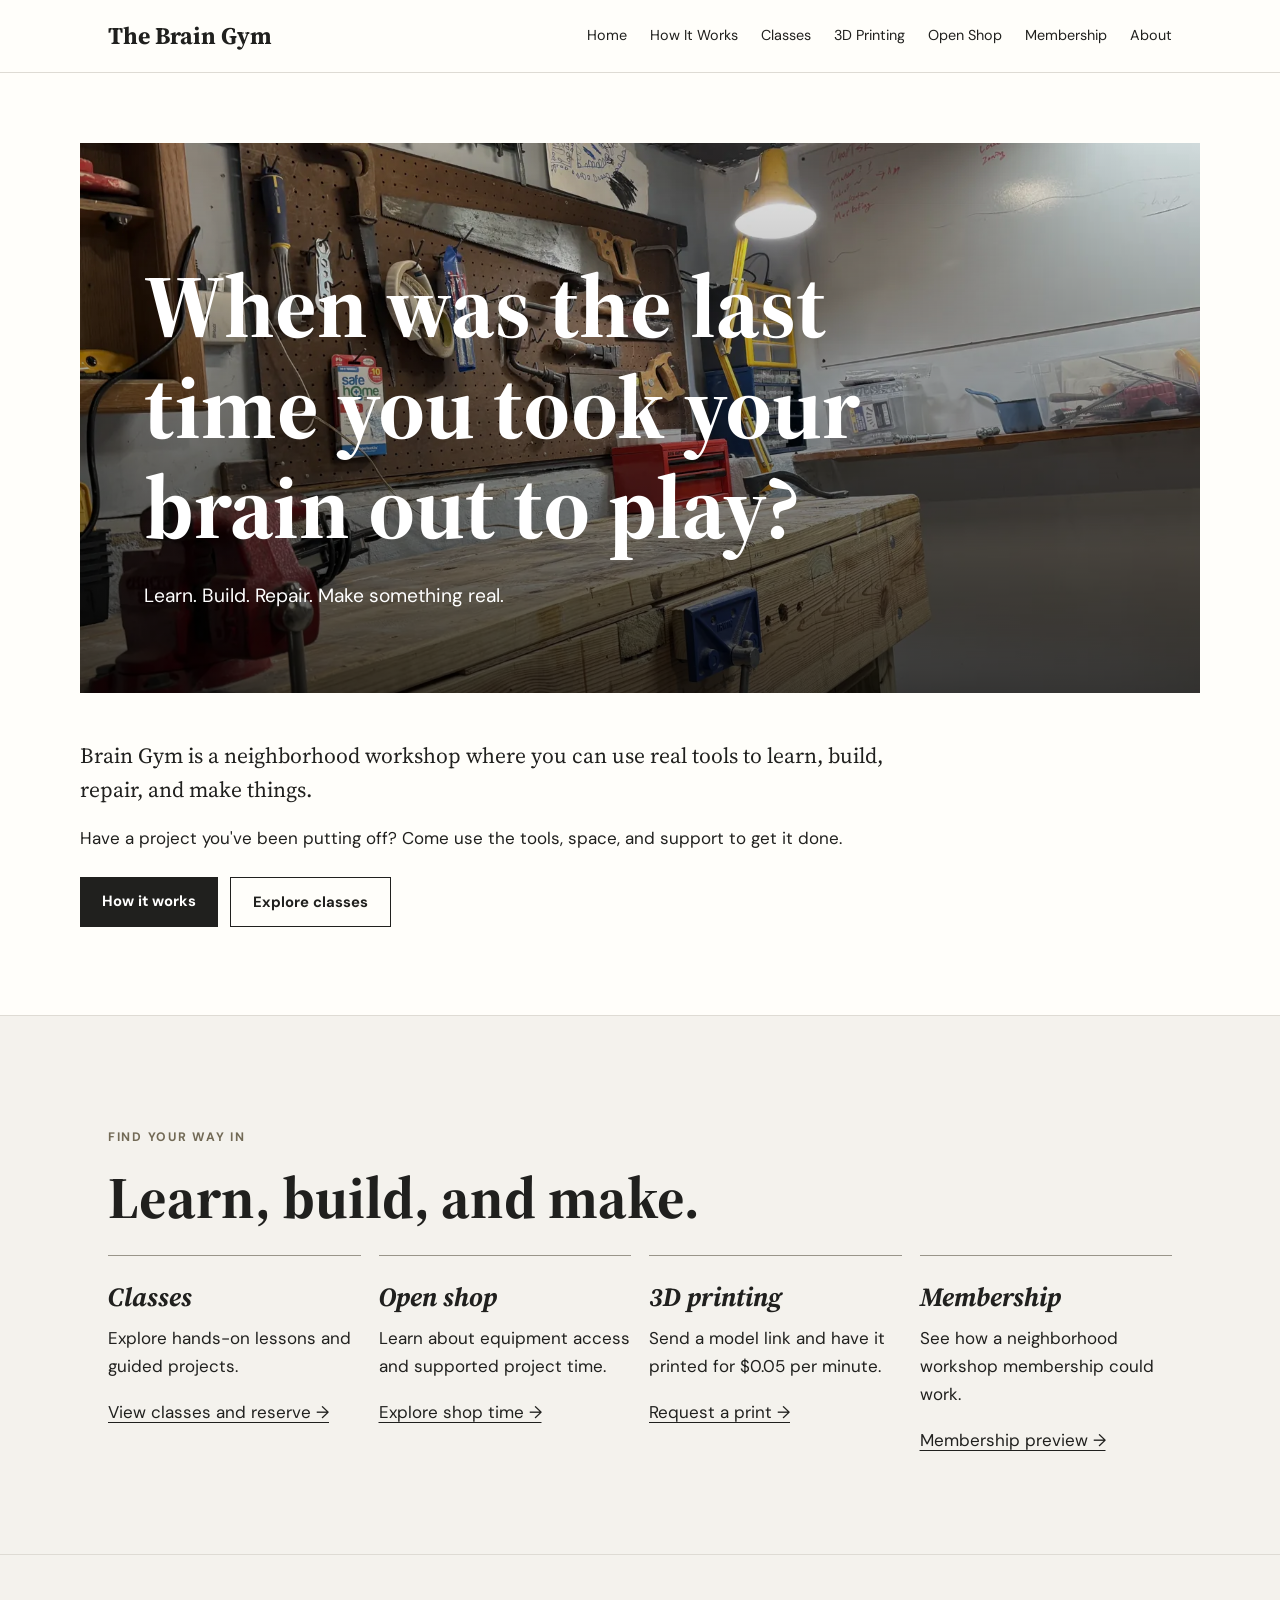
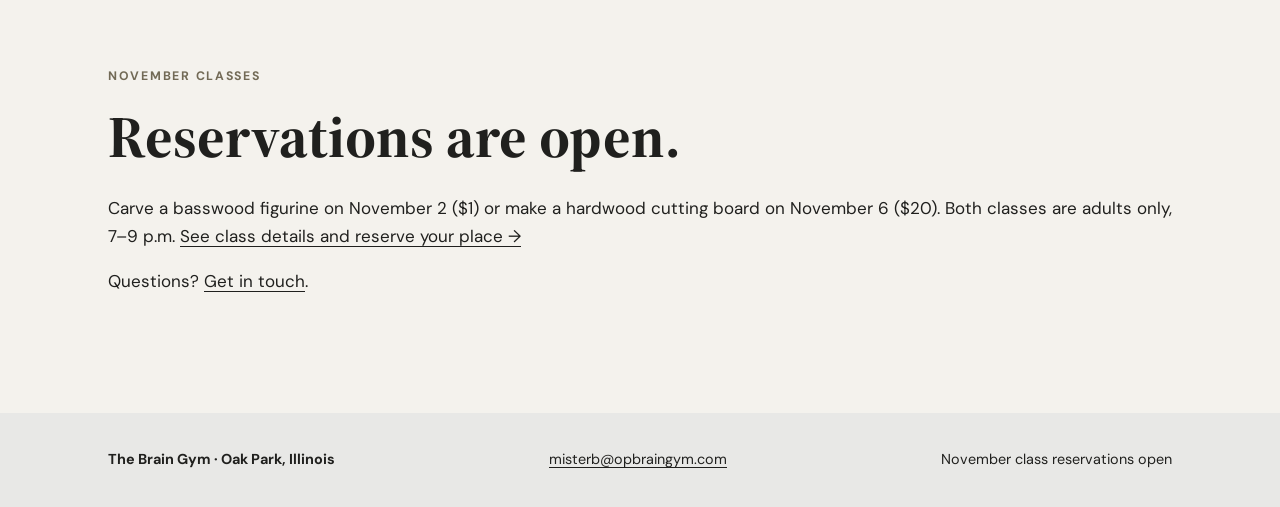
<file: index.html>
<!doctype html><html lang="en"><head><meta charset="utf-8"><meta name="viewport" content="width=device-width,initial-scale=1"><meta name="description" content="Neighborhood workshop for hands-on making in Oak Park."><title>Home | The Brain Gym</title><link rel="stylesheet" href="styles.css"></head><body><header class="site-header"><div class="shell nav-wrap"><a class="brand" href="index.html">The Brain Gym</a><nav aria-label="Main navigation"><a href="index.html">Home</a><a href="how-it-works.html">How It Works</a><a href="classes.html">Classes</a><a href="3d-printing.html">3D Printing</a><a href="open-shop.html">Open Shop</a><a href="membership.html">Membership</a><a href="about.html">About</a></nav></div></header><main><section class="hero shell" id="home"><div class="hero-panel"><div class="hero-copy"><h1>When was the last time you took your brain out to play?</h1><p>Learn. Build. Repair. Make something real.</p></div></div><div class="intro"><p class="lede">Brain Gym is a neighborhood workshop where you can use real tools to learn, build, repair, and make things.</p><p>Have a project you've been putting off? Come use the tools, space, and support to get it done.</p><div class="buttons"><a class="button" href="how-it-works.html">How it works</a><a class="button outline" href="classes.html">Explore classes</a></div></div></section><section class="section alt"><div class="shell"><p class="eyebrow">Find your way in</p><h2>Learn, build, and make.</h2><div class="grid4"><article class="tile"><h3>Classes</h3><p>Explore hands-on lessons and guided projects.</p><a href="classes.html">View classes and reserve →</a></article><article class="tile"><h3>Open shop</h3><p>Learn about equipment access and supported project time.</p><a href="open-shop.html">Explore shop time →</a></article><article class="tile"><h3>3D printing</h3><p>Send a model link and have it printed for $0.05 per minute.</p><a href="3d-printing.html">Request a print →</a></article><article class="tile"><h3>Membership</h3><p>See how a neighborhood workshop membership could work.</p><a href="membership.html">Membership preview →</a></article></div></div></section><section class="section alt"><div class="shell"><p class="eyebrow">November classes</p><h2>Reservations are open.</h2><p>Carve a basswood figurine on November 2 ($1) or make a hardwood cutting board on November 6 ($20). Both classes are adults only, 7–9 p.m. <a href="classes.html">See class details and reserve your place →</a></p><p>Questions? <a href="mailto:misterb@opbraingym.com">Get in touch</a>.</p></div></section></main><footer><div class="shell footer-inner"><strong>The Brain Gym · Oak Park, Illinois</strong><a href="mailto:misterb@opbraingym.com">misterb@opbraingym.com</a><span>November class reservations open</span></div></footer></body></html>
</file>
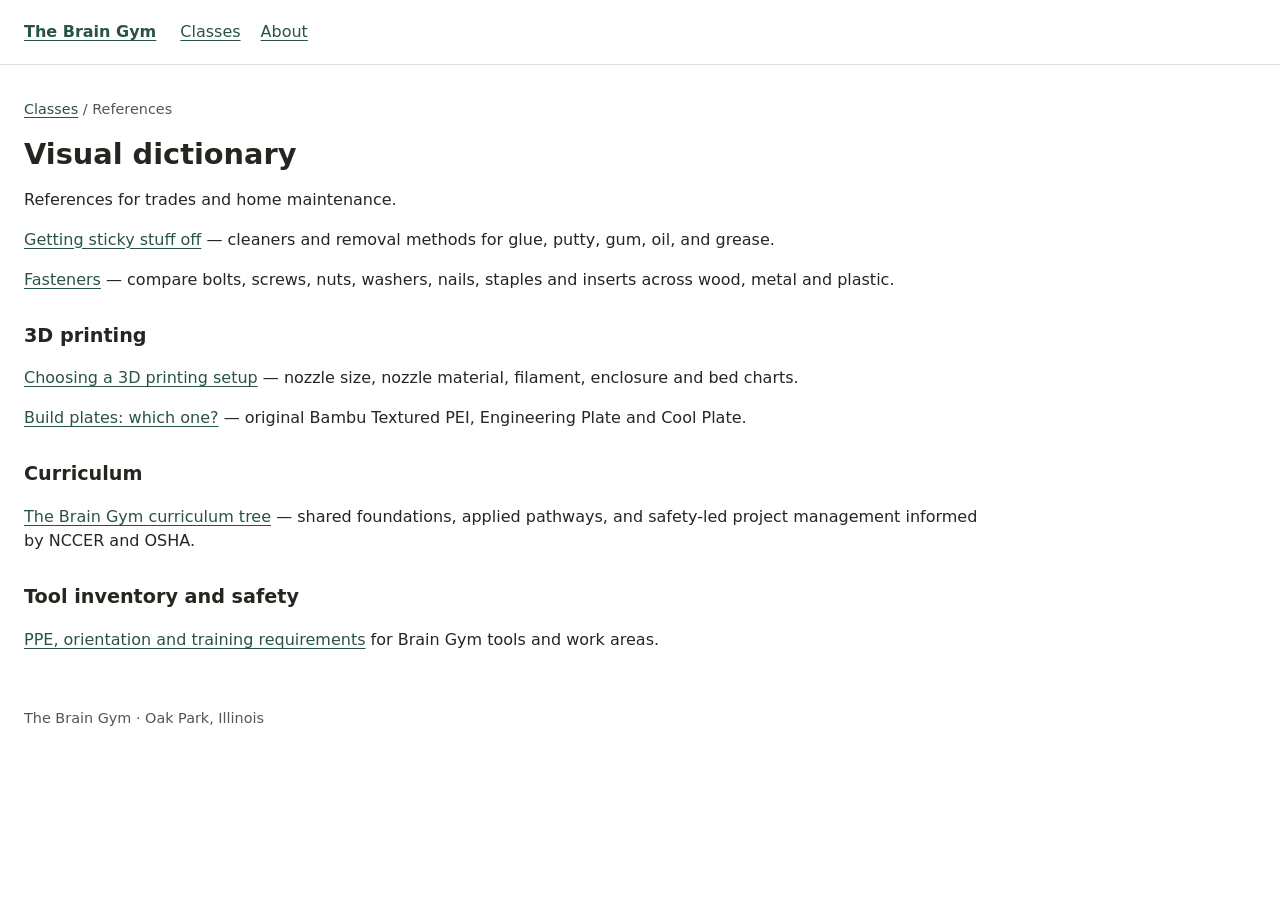
<file: visual-dictionary/index.html>
<!doctype html><html lang="en"><head><meta charset="utf-8"><meta name="viewport" content="width=device-width,initial-scale=1"><title>Class references | The Brain Gym</title><style>*{box-sizing:border-box}body{margin:0;color:#252620;background:#fff;font:16px/1.5 system-ui,sans-serif}header,main,footer{max-width:1440px;margin:auto;padding:20px 24px}header{border-bottom:1px solid #ddd;display:flex;gap:24px;align-items:center}a{color:#285345;text-underline-offset:3px}header>a{font-weight:700}nav{display:flex;gap:20px}h1{font-size:1.8rem;line-height:1.2;margin:16px 0}h2{font-size:1.2rem;margin-top:30px}p{max-width:95ch}.crumb,footer{font-size:.9rem;color:#555}.table-wrap{overflow:auto;max-height:72vh;border:1px solid #bbb;isolation:isolate;overscroll-behavior:contain}table{border-collapse:separate;border-spacing:0;font-size:.85rem;min-width:1840px;width:100%}th,td{border-right:1px solid #ddd;border-bottom:1px solid #ddd;padding:12px 10px;text-align:center;vertical-align:top}thead th{position:sticky;top:0;z-index:3;background:#ededeb;min-width:110px}tbody th{position:sticky;left:0;z-index:2;background:#f8f8f6;text-align:left;min-width:235px;max-width:235px}thead th:first-child{left:0;z-index:4;min-width:235px;background:#e4e4e0;text-align:left}tbody tr:nth-child(even) td{background:#fafafa}small{display:block;font-weight:400;color:#555}td{color:#244c3e}td.empty{color:#777}li{margin-bottom:12px;scroll-margin-top:20px}.notes{max-width:105ch}.table-wrap:focus{outline:3px solid #285345;outline-offset:3px}@media(max-width:600px){header,main,footer{padding:16px}h1{font-size:1.5rem}tbody th,thead th:first-child{min-width:170px;max-width:170px}th,td{padding:10px 8px}.table-wrap{max-height:70vh}}@media print{@page{size:landscape;margin:10mm}header,footer,.scroll-tip{display:none}main{padding:0}table{min-width:0;font-size:7pt}th,td{padding:4px;min-width:0!important;max-width:none!important}.table-wrap{overflow:visible;max-height:none;border:0}thead th,tbody th{position:static}thead{display:table-header-group}tr{break-inside:avoid}.notes{font-size:9pt}}</style></head><body><header><a href="../index.html">The Brain Gym</a><nav aria-label="Main navigation"><a href="../classes.html">Classes</a><a href="../about.html">About</a></nav></header><main><p class="crumb"><a href="../classes.html">Classes</a> / References</p><h1>Visual dictionary</h1><p>References for trades and home maintenance.</p><p><a href="sticky-materials.html">Getting sticky stuff off</a> — cleaners and removal methods for glue, putty, gum, oil, and grease.</p><p><a href="fasteners.html">Fasteners</a> — compare bolts, screws, nuts, washers, nails, staples and inserts across wood, metal and plastic.</p><h2>3D printing</h2><p><a href="3d-printing.html">Choosing a 3D printing setup</a> — nozzle size, nozzle material, filament, enclosure and bed charts.</p><p><a href="build-plates.html">Build plates: which one?</a> — original Bambu Textured PEI, Engineering Plate and Cool Plate.</p><h2>Curriculum</h2><p><a href="curriculum-tree.html">The Brain Gym curriculum tree</a> — shared foundations, applied pathways, and safety-led project management informed by NCCER and OSHA.</p><section><h2>Tool inventory and safety</h2><p><a href="../how-it-works.html#safety">PPE, orientation and training requirements</a> for Brain Gym tools and work areas.</p></section></main><footer>The Brain Gym · Oak Park, Illinois</footer></body></html>
</file>
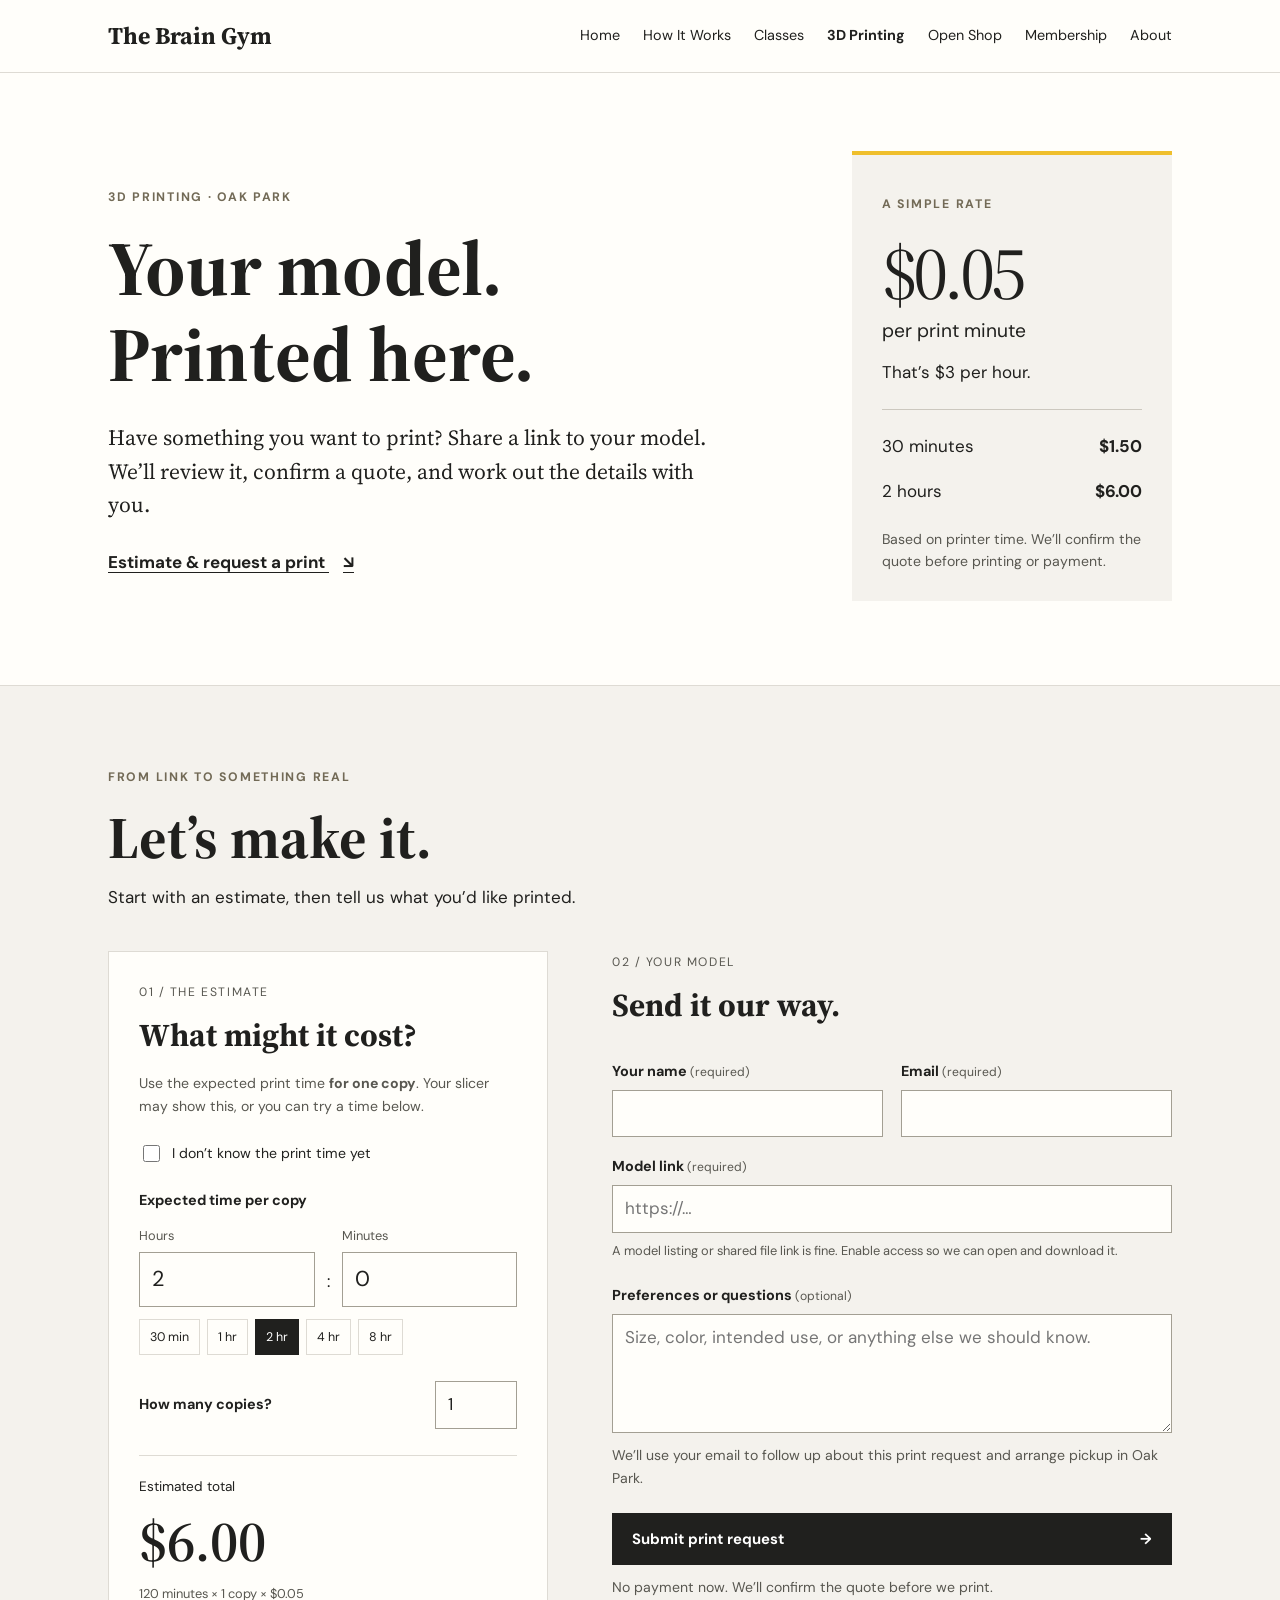
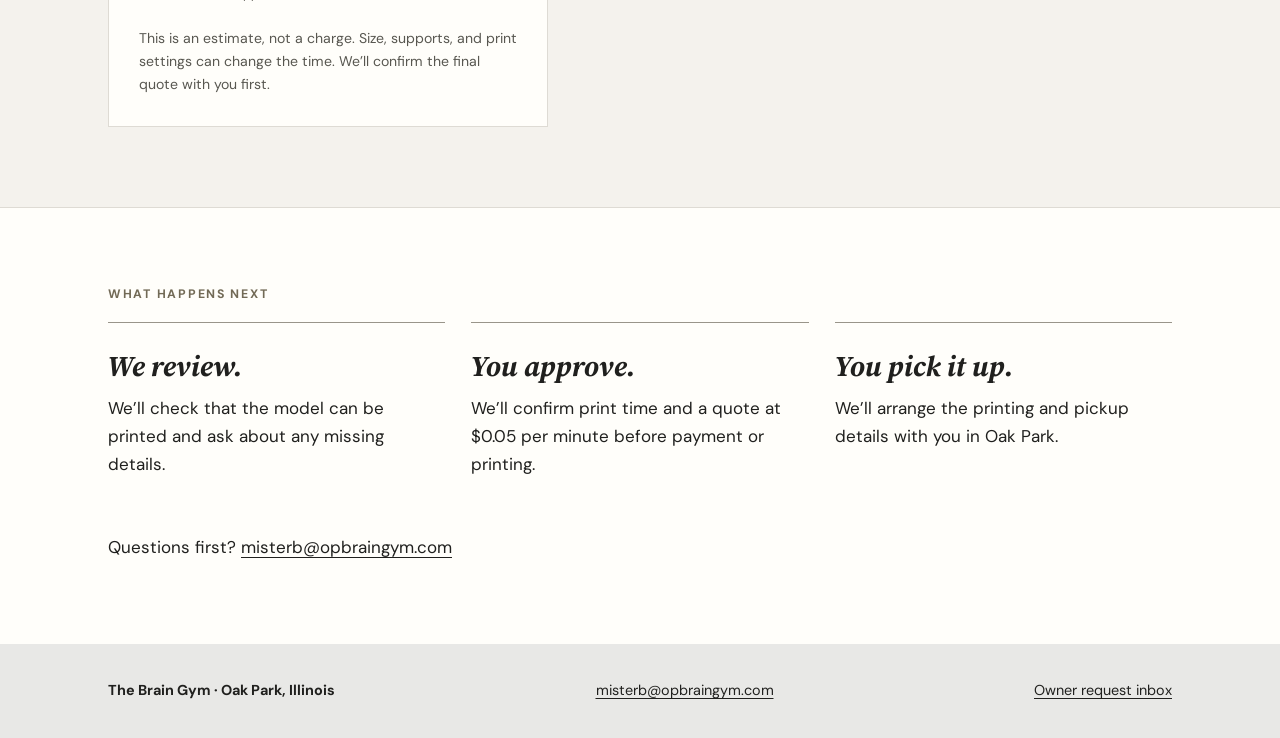
<file: 3d-printing.html>
<!doctype html>
<html lang="en">
<head>
<meta charset="utf-8"><meta name="viewport" content="width=device-width,initial-scale=1">
<meta name="description" content="Your model, printed at Brain Gym in Oak Park. Estimate at $0.05 per print minute and submit a model link for a quote.">
<title>3D Printing | The Brain Gym</title>
<link rel="stylesheet" href="styles.css"><link rel="stylesheet" href="3d-printing.css">
<script src="3d-printing.js" defer></script>
</head>
<body>
<a class="skip-link" href="#main">Skip to content</a>
<header class="site-header"><div class="shell nav-wrap"><a class="brand" href="index.html">The Brain Gym</a><nav aria-label="Main navigation"><a href="index.html">Home</a><a href="how-it-works.html">How It Works</a><a href="classes.html">Classes</a><a href="3d-printing.html" aria-current="page">3D Printing</a><a href="open-shop.html">Open Shop</a><a href="membership.html">Membership</a><a href="about.html">About</a></nav></div></header>
<main id="main">
<section class="print-hero"><div class="shell hero-grid"><div><p class="eyebrow">3D printing · Oak Park</p><h1 class="page-title">Your model.<br>Printed here.</h1><p class="lede">Have something you want to print? Share a link to your model. We’ll review it, confirm a quote, and work out the details with you.</p><a class="text-link" href="#print-request">Estimate & request a print <span aria-hidden="true">↘</span></a></div><aside class="rate-card" aria-label="Print pricing"><p class="eyebrow">A simple rate</p><p class="rate">$0.05</p><p class="rate-unit">per print minute</p><p class="hour-rate">That’s $3 per hour.</p><div class="rate-rule"></div><p>30 minutes <strong>$1.50</strong></p><p>2 hours <strong>$6.00</strong></p><p class="small">Based on printer time. We’ll confirm the quote before printing or payment.</p></aside></div></section>
<section class="section alt print-section" aria-labelledby="request-heading"><div class="shell"><p class="eyebrow">From link to something real</p><h2 id="request-heading">Let’s make it.</h2><p class="request-intro">Start with an estimate, then tell us what you’d like printed.</p>
<form id="print-request" class="print-form" novalidate>
<div class="request-grid">
<section class="estimate-panel" aria-labelledby="estimate-heading"><p class="step-label">01 / The estimate</p><h3 id="estimate-heading">What might it cost?</h3><p class="small">Use the expected print time <strong>for one copy</strong>. Your slicer may show this, or you can try a time below.</p>
<label class="check-label"><input id="unknown-time" type="checkbox" name="unknownTime"> I don’t know the print time yet</label>
<fieldset id="time-fields"><legend>Expected time per copy</legend><div class="time-inputs"><div><label for="print-hours">Hours</label><input id="print-hours" name="hours" type="number" inputmode="numeric" min="0" max="168" step="1" value="2" required></div><span class="time-colon" aria-hidden="true">:</span><div><label for="print-minutes">Minutes</label><input id="print-minutes" name="minutes" type="number" inputmode="numeric" min="0" max="59" step="1" value="0" required></div></div><div class="presets" aria-label="Example print times"><button type="button" data-minutes="30">30 min</button><button type="button" data-minutes="60">1 hr</button><button type="button" data-minutes="120" aria-pressed="true">2 hr</button><button type="button" data-minutes="240">4 hr</button><button type="button" data-minutes="480">8 hr</button></div></fieldset>
<div class="quantity-row"><label for="quantity">How many copies?</label><input id="quantity" name="quantity" type="number" inputmode="numeric" min="1" max="99" step="1" value="1" required></div>
<div class="estimate-result" aria-live="polite" aria-atomic="true"><p id="estimate-label">Estimated total</p><output id="estimate-total" for="print-hours print-minutes quantity">$6.00</output><p id="estimate-math">120 minutes × 1 copy × $0.05</p></div>
<p class="small">This is an estimate, not a charge. Size, supports, and print settings can change the time. We’ll confirm the final quote with you first.</p>
</section>
<section class="details-panel" aria-labelledby="details-heading"><p class="step-label">02 / Your model</p><h3 id="details-heading">Send it our way.</h3><div class="name-email"><div><label for="customer-name">Your name <span>(required)</span></label><input id="customer-name" name="name" autocomplete="name" maxlength="120" required></div><div><label for="customer-email">Email <span>(required)</span></label><input id="customer-email" name="email" type="email" autocomplete="email" maxlength="254" required></div></div>
<label for="model-url">Model link <span>(required)</span></label><input id="model-url" name="modelUrl" type="url" inputmode="url" placeholder="https://…" maxlength="2000" required aria-describedby="model-help"><p id="model-help" class="field-help">A model listing or shared file link is fine. Enable access so we can open and download it.</p>
<label for="print-notes">Preferences or questions <span>(optional)</span></label><textarea id="print-notes" name="notes" rows="4" maxlength="4000" placeholder="Size, color, intended use, or anything else we should know."></textarea>
<div class="bot-field" aria-hidden="true"><label for="website">Leave blank</label><input id="website" name="website" tabindex="-1" autocomplete="off"></div>
<p class="small">We’ll use your email to follow up about this print request and arrange pickup in Oak Park.</p><p class="form-error" id="form-error" role="alert" tabindex="-1" hidden></p><button class="button submit-button" id="submit-request" type="submit">Submit print request <span aria-hidden="true">→</span></button><p class="small">No payment now. We’ll confirm the quote before we print.</p><p id="submit-status" role="status" class="small"></p>
</section></div></form>
<section id="request-success" class="success-panel" tabindex="-1" hidden aria-labelledby="success-heading"><p class="eyebrow">Request received</p><h3 id="success-heading">Your model is in the queue.</h3><p>Your print request has been saved. We’ll follow up at <strong id="receipt-email"></strong> to confirm the model, print time, quote, and pickup.</p><p class="receipt-total" id="receipt-total"></p><p class="small">Request reference: <strong id="receipt-reference"></strong></p><p>No payment has been taken. Printing starts after you approve the quote.</p><button class="button outline" id="new-request" type="button">Request another print</button></section>
<noscript><p>Please enable JavaScript to estimate and submit, or email your model link to <a href="mailto:misterb@opbraingym.com">misterb@opbraingym.com</a>.</p></noscript>
</div></section>
<section class="section next-section"><div class="shell"><p class="eyebrow">What happens next</p><div class="grid3"><article class="tile"><h3>We review.</h3><p>We’ll check that the model can be printed and ask about any missing details.</p></article><article class="tile"><h3>You approve.</h3><p>We’ll confirm print time and a quote at $0.05 per minute before payment or printing.</p></article><article class="tile"><h3>You pick it up.</h3><p>We’ll arrange the printing and pickup details with you in Oak Park.</p></article></div><p class="questions">Questions first? <a href="mailto:misterb@opbraingym.com">misterb@opbraingym.com</a></p></div></section>
</main><footer><div class="shell footer-inner"><strong>The Brain Gym · Oak Park, Illinois</strong><a href="mailto:misterb@opbraingym.com">misterb@opbraingym.com</a><a href="https://brain-gym-print-review.paulbanj.chatgpt.site/print-requests">Owner request inbox</a></div></footer>
</body></html>
</file>
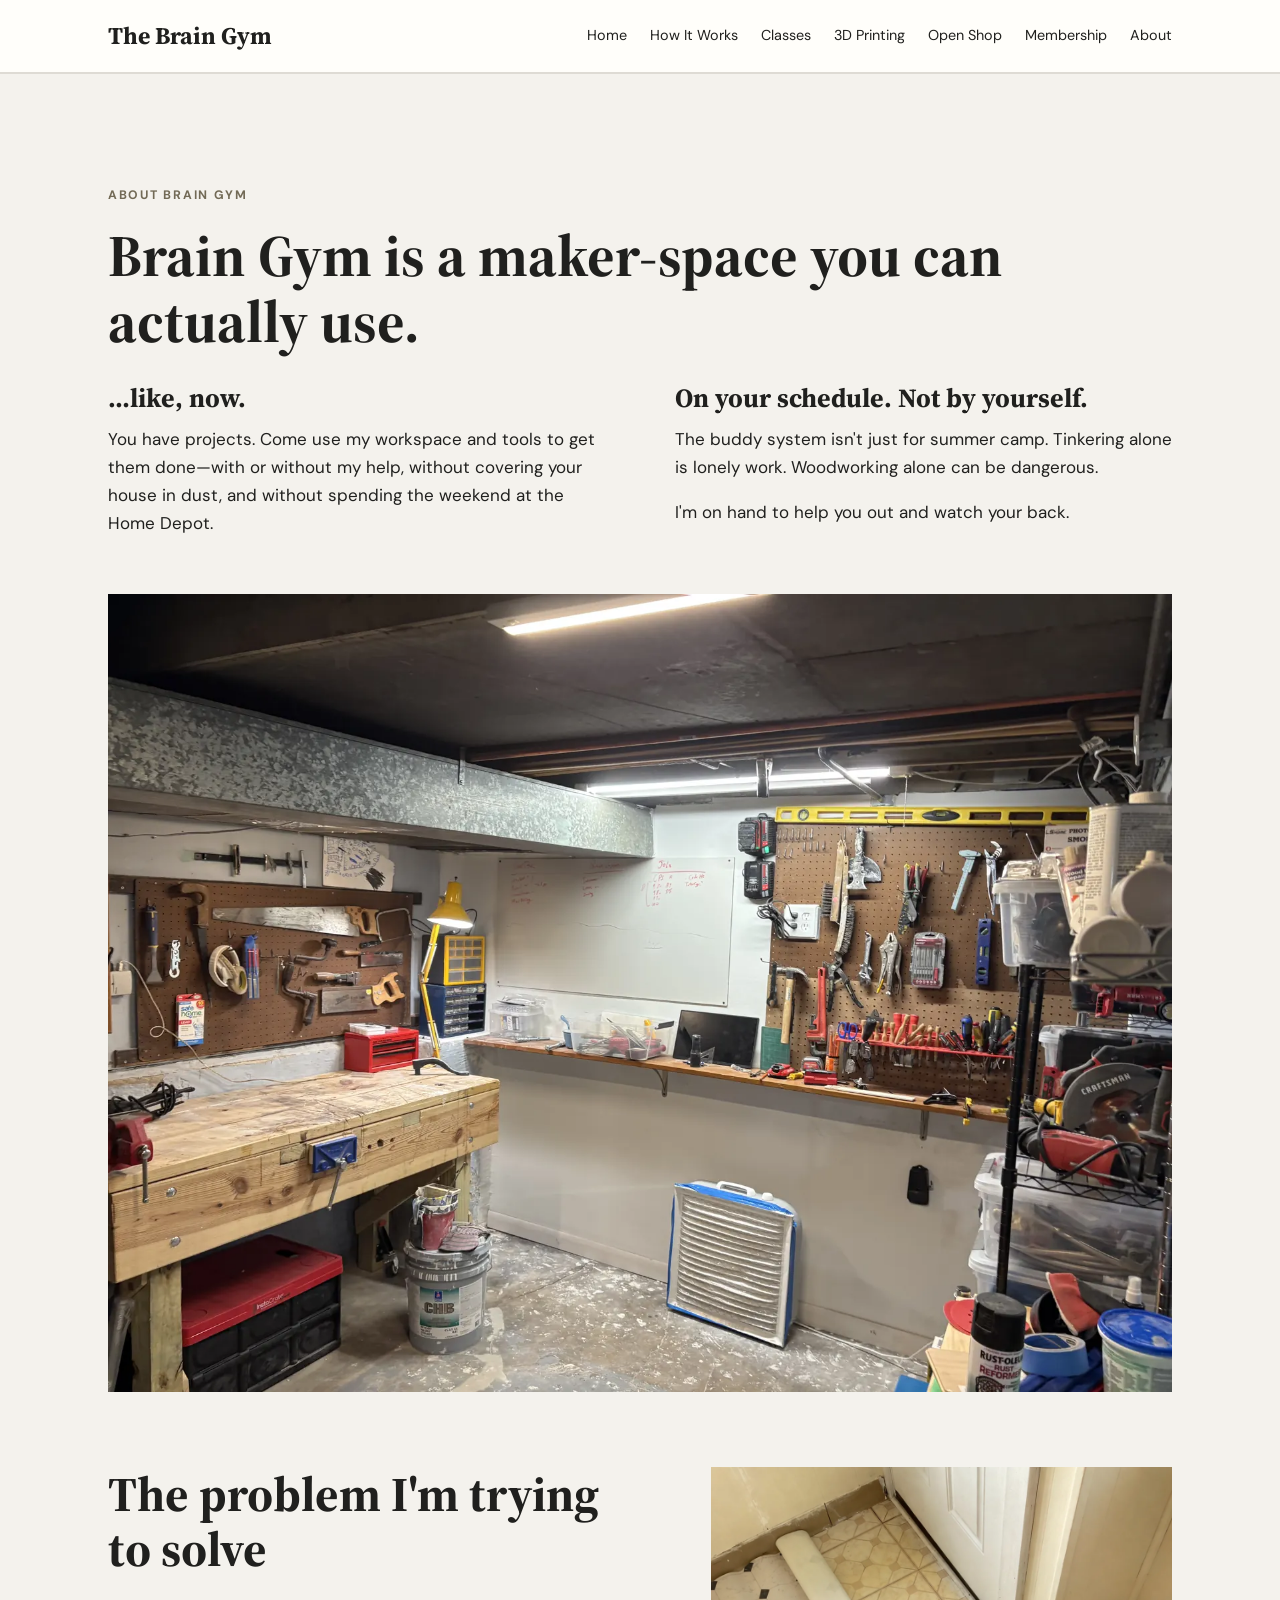
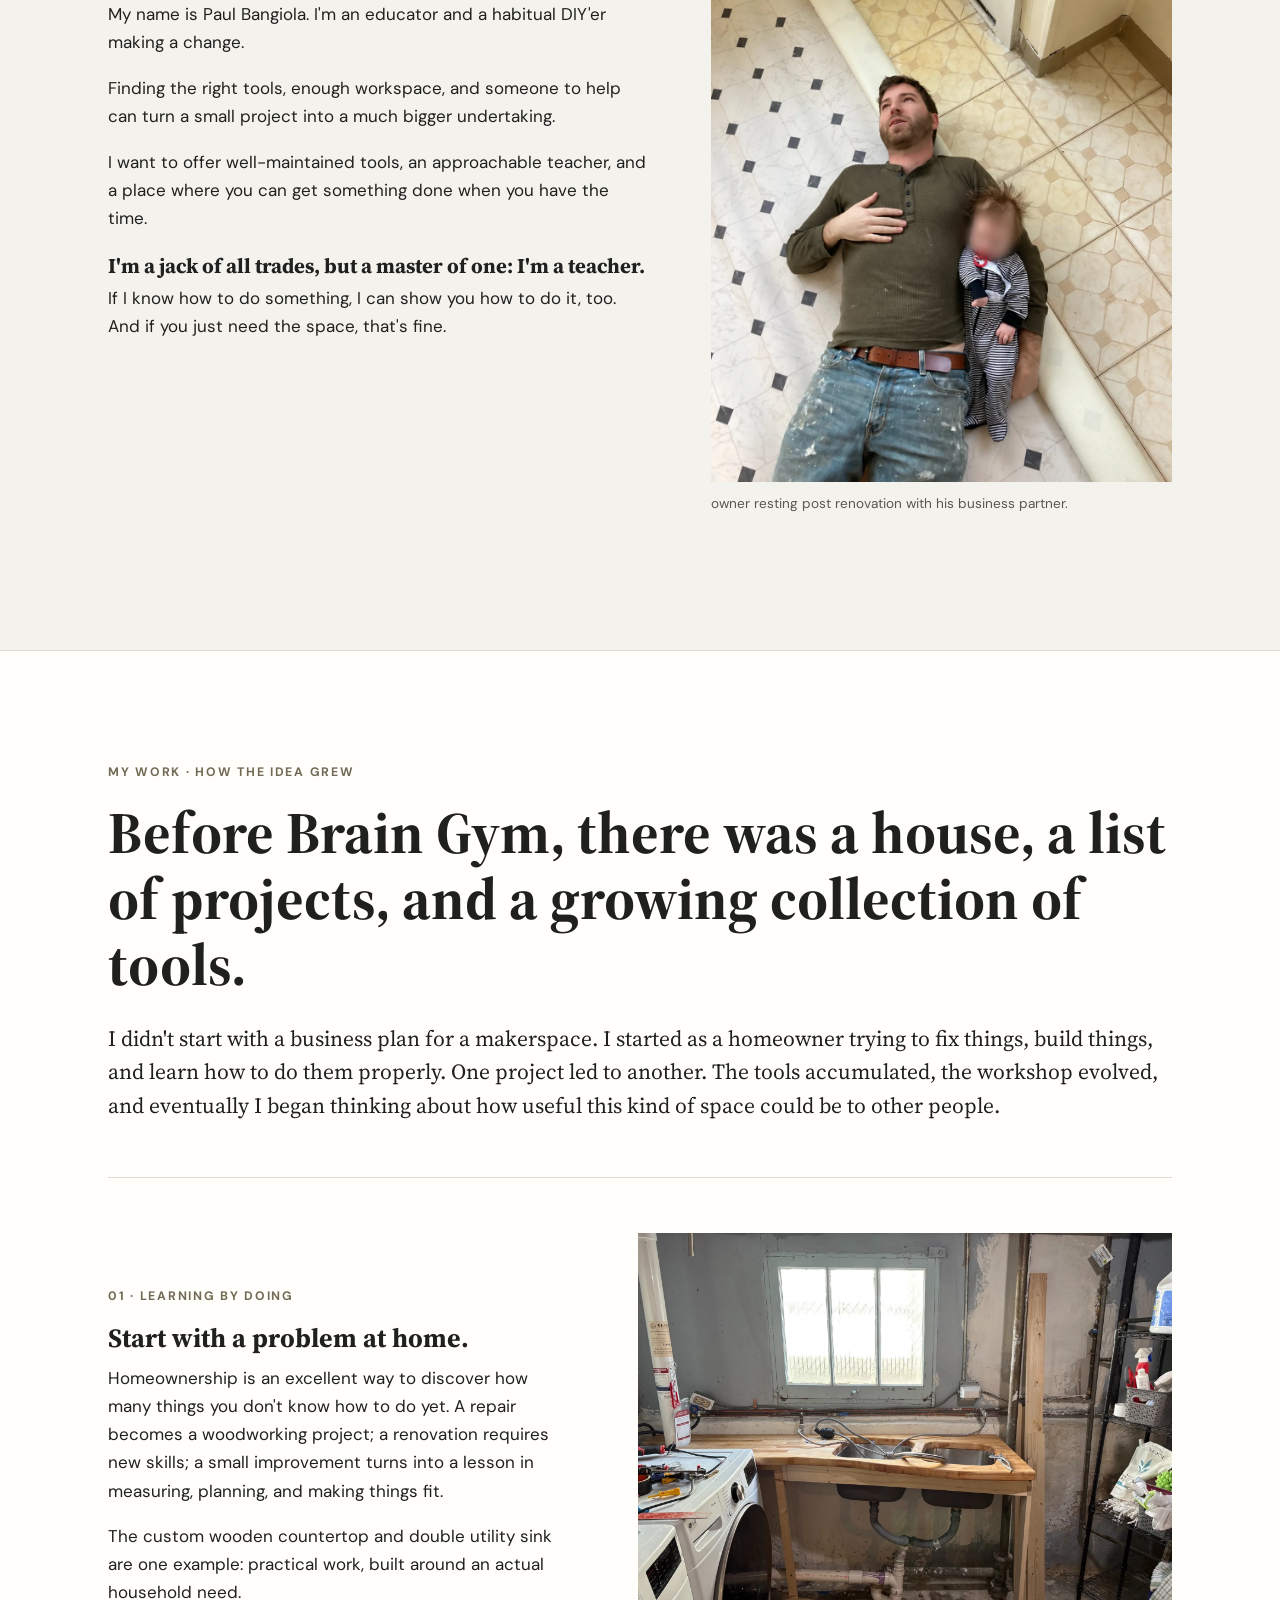
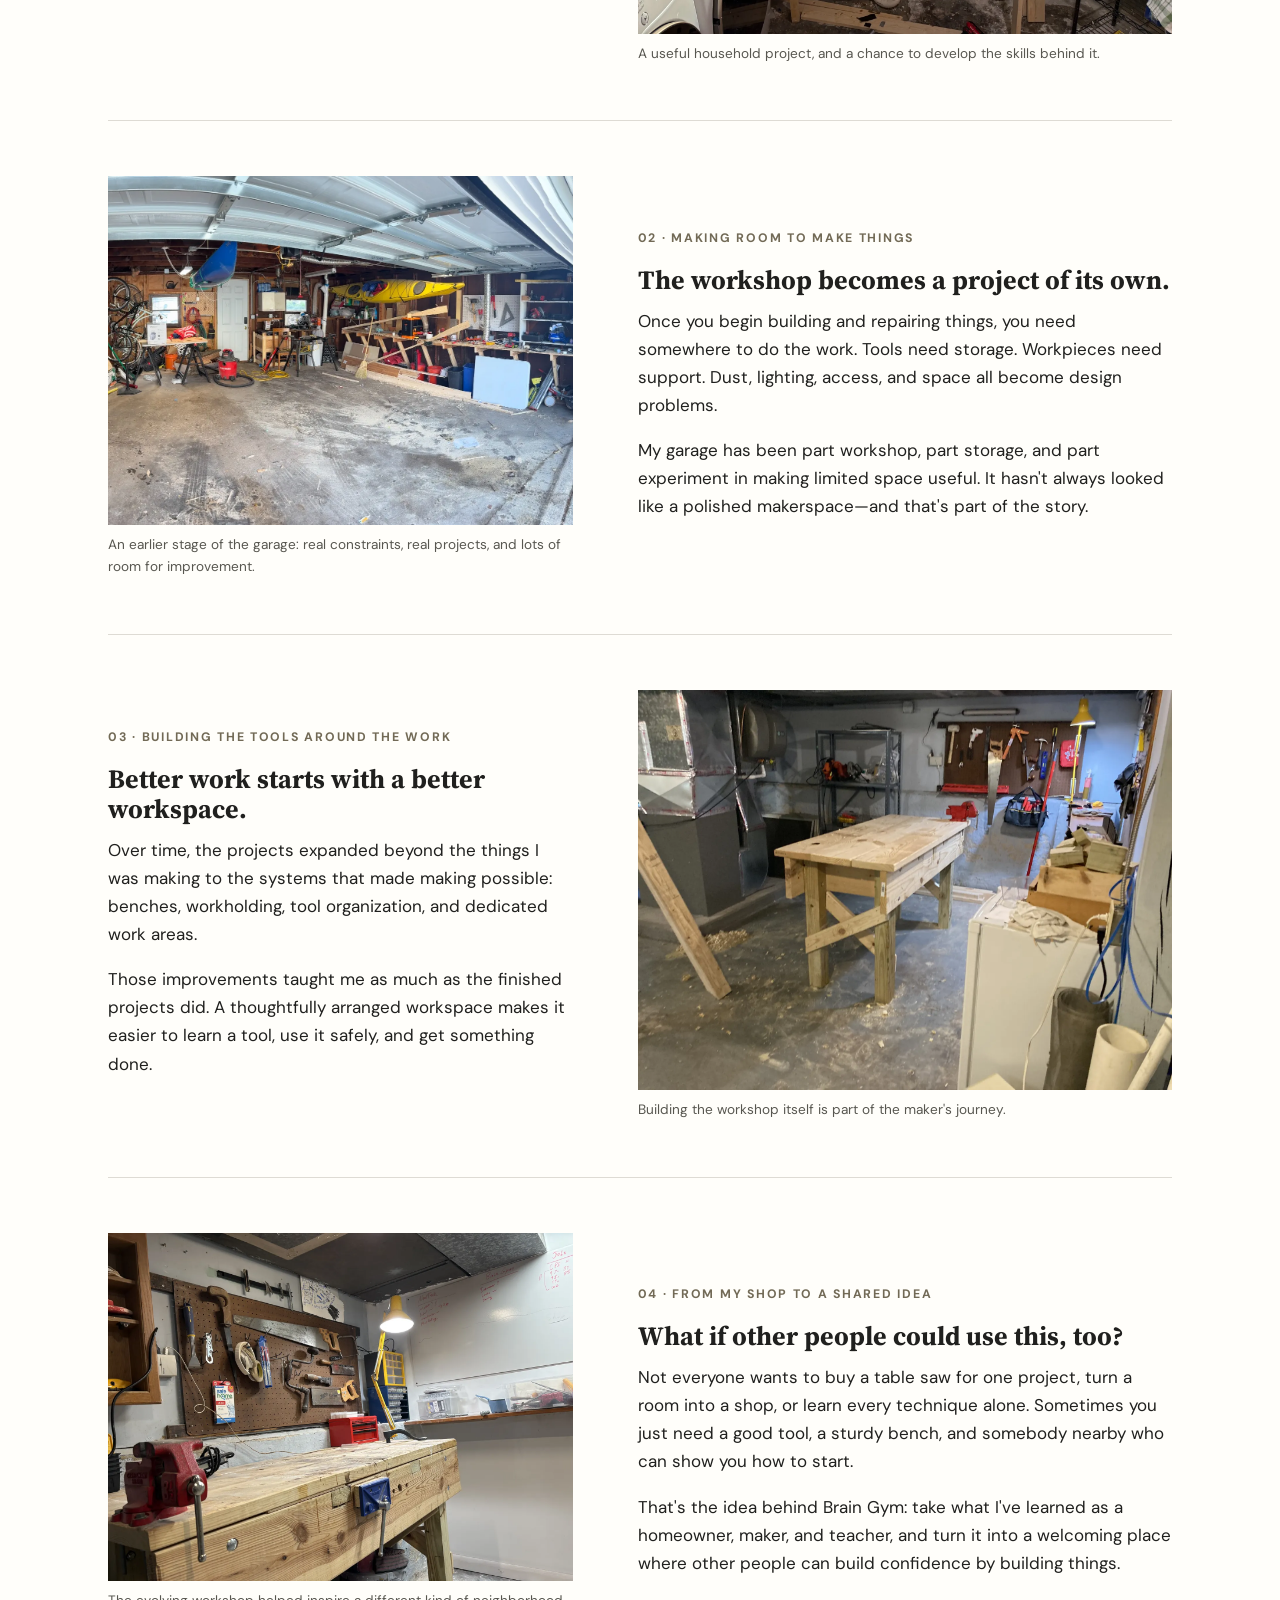
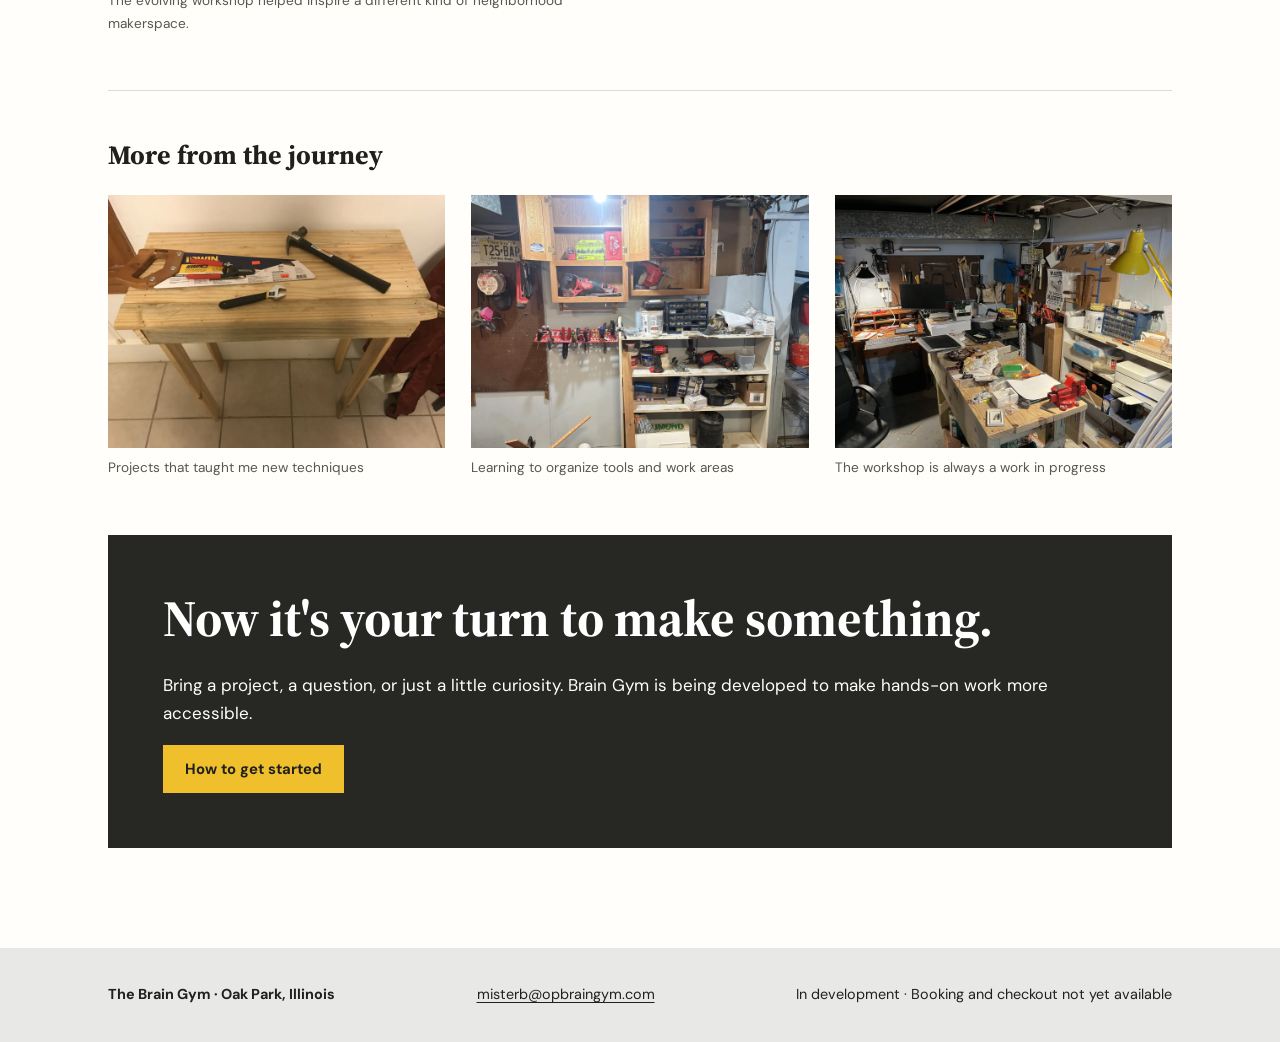
<file: about.html>
<!doctype html><html lang="en"><head><meta charset="utf-8"><meta name="viewport" content="width=device-width,initial-scale=1"><meta name="description" content="The story behind the Brain Gym workshop."><title>About | The Brain Gym</title><link rel="stylesheet" href="styles.css"><style>.owner-story{display:grid;grid-template-columns:minmax(0,1fr) minmax(0,.85fr);gap:60px;align-items:start}.owner-story h2{font-size:clamp(2.3rem,3.8vw,3.6rem)}.owner-photo{margin:0}.owner-photo img{display:block;width:100%;height:auto}.owner-photo figcaption{font-size:.85rem;line-height:1.5;color:var(--muted);margin-top:12px}@media(max-width:750px){.owner-story{grid-template-columns:1fr;gap:28px}.owner-photo{max-width:520px}}</style></head><body><header class="site-header"><div class="shell nav-wrap"><a class="brand" href="index.html">The Brain Gym</a><nav aria-label="Main navigation"><a href="index.html">Home</a><a href="how-it-works.html">How It Works</a><a href="classes.html">Classes</a><a href="3d-printing.html">3D Printing</a><a href="open-shop.html">Open Shop</a><a href="membership.html">Membership</a><a href="about.html">About</a></nav></div></header><main><section class="section alt" id="about"><div class="shell"><p class="eyebrow">About Brain Gym</p><h2>Brain Gym is a maker-space you can actually use.</h2><div class="split"><div><h3>…like, now.</h3><p>You have projects. Come use my workspace and tools to get them done—with or without my help, without covering your house in dust, and without spending the weekend at the Home Depot.</p></div><div><h3>On your schedule. Not by yourself.</h3><p>The buddy system isn't just for summer camp. Tinkering alone is lonely work. Woodworking alone can be dangerous.</p><p>I'm on hand to help you out and watch your back.</p></div></div><img class="about-photo" src="assets/workshop-wide.webp" loading="lazy" alt="Wide view of the Brain Gym workshop and tools"><div class="feature owner-story"><div><h2>The problem I'm trying to solve</h2><p>My name is Paul Bangiola. I'm an educator and a habitual DIY'er making a change.</p><p>Finding the right tools, enough workspace, and someone to help can turn a small project into a much bigger undertaking.</p><p>I want to offer well-maintained tools, an approachable teacher, and a place where you can get something done when you have the time.</p><p><strong>I'm a jack of all trades, but a master of one: I'm a teacher.</strong> If I know how to do something, I can show you how to do it, too. And if you just need the space, that's fine.</p></div><figure class="owner-photo"><img src="assets/owner-business-partner-blurred.webp" width="1086" height="1448" loading="lazy" alt="Paul resting on the floor after renovation with his young son beside him; his son’s face is blurred"><figcaption>owner resting post renovation with his business partner.</figcaption></figure></div></div></section><section class="section" id="work"><div class="shell"><p class="eyebrow">My work · How the idea grew</p><h2>Before Brain Gym, there was a house, a list of projects, and a growing collection of tools.</h2><p class="lede">I didn't start with a business plan for a makerspace. I started as a homeowner trying to fix things, build things, and learn how to do them properly. One project led to another. The tools accumulated, the workshop evolved, and eventually I began thinking about how useful this kind of space could be to other people.</p><div class="story">
<article class="story-item"><div><p class="eyebrow">01 · Learning by doing</p><h3>Start with a problem at home.</h3><p>Homeownership is an excellent way to discover how many things you don't know how to do yet. A repair becomes a woodworking project; a renovation requires new skills; a small improvement turns into a lesson in measuring, planning, and making things fit.</p><p>The custom wooden countertop and double utility sink are one example: practical work, built around an actual household need.</p></div><figure><img src="assets/brain_gym_sink.webp" loading="lazy" alt="Custom wooden countertop built around a double utility sink"><figcaption>A useful household project, and a chance to develop the skills behind it.</figcaption></figure></article>
<article class="story-item"><div><p class="eyebrow">02 · Making room to make things</p><h3>The workshop becomes a project of its own.</h3><p>Once you begin building and repairing things, you need somewhere to do the work. Tools need storage. Workpieces need support. Dust, lighting, access, and space all become design problems.</p><p>My garage has been part workshop, part storage, and part experiment in making limited space useful. It hasn't always looked like a polished makerspace—and that's part of the story.</p></div><figure><img src="assets/brain_gym_garage.webp" loading="lazy" alt="Garage workshop in an earlier stage, with kayaks, tools, bicycles, and work areas"><figcaption>An earlier stage of the garage: real constraints, real projects, and lots of room for improvement.</figcaption></figure></article>
<article class="story-item"><div><p class="eyebrow">03 · Building the tools around the work</p><h3>Better work starts with a better workspace.</h3><p>Over time, the projects expanded beyond the things I was making to the systems that made making possible: benches, workholding, tool organization, and dedicated work areas.</p><p>Those improvements taught me as much as the finished projects did. A thoughtfully arranged workspace makes it easier to learn a tool, use it safely, and get something done.</p></div><figure><img src="assets/workbench-build.webp" loading="lazy" alt="Workshop workbench under construction"><figcaption>Building the workshop itself is part of the maker's journey.</figcaption></figure></article>
<article class="story-item"><div><p class="eyebrow">04 · From my shop to a shared idea</p><h3>What if other people could use this, too?</h3><p>Not everyone wants to buy a table saw for one project, turn a room into a shop, or learn every technique alone. Sometimes you just need a good tool, a sturdy bench, and somebody nearby who can show you how to start.</p><p>That's the idea behind Brain Gym: take what I've learned as a homeowner, maker, and teacher, and turn it into a welcoming place where other people can build confidence by building things.</p></div><figure><img src="assets/workshop-joiners-bench.webp" loading="lazy" alt="A more developed joiner's workbench and workshop"><figcaption>The evolving workshop helped inspire a different kind of neighborhood makerspace.</figcaption></figure></article></div>
<div class="story-gallery"><h3>More from the journey</h3><div class="grid3"><figure><img src="assets/woodworking-project.webp" loading="lazy" alt="Woodworking project"><figcaption>Projects that taught me new techniques</figcaption></figure><figure><img src="assets/tool-storage.webp" loading="lazy" alt="Organized workshop tool storage"><figcaption>Learning to organize tools and work areas</figcaption></figure><figure><img src="assets/workshop-in-progress.webp" loading="lazy" alt="Workshop improvements in progress"><figcaption>The workshop is always a work in progress</figcaption></figure></div></div>
<div class="callout"><h2>Now it's your turn to make something.</h2><p>Bring a project, a question, or just a little curiosity. Brain Gym is being developed to make hands-on work more accessible.</p><a class="button" style="background:var(--yellow);color:#20201e" href="open-shop.html">How to get started</a></div></div></section></main><footer><div class="shell footer-inner"><strong>The Brain Gym · Oak Park, Illinois</strong><a href="mailto:misterb@opbraingym.com">misterb@opbraingym.com</a><span>In development · Booking and checkout not yet available</span></div></footer></body></html>
</file>
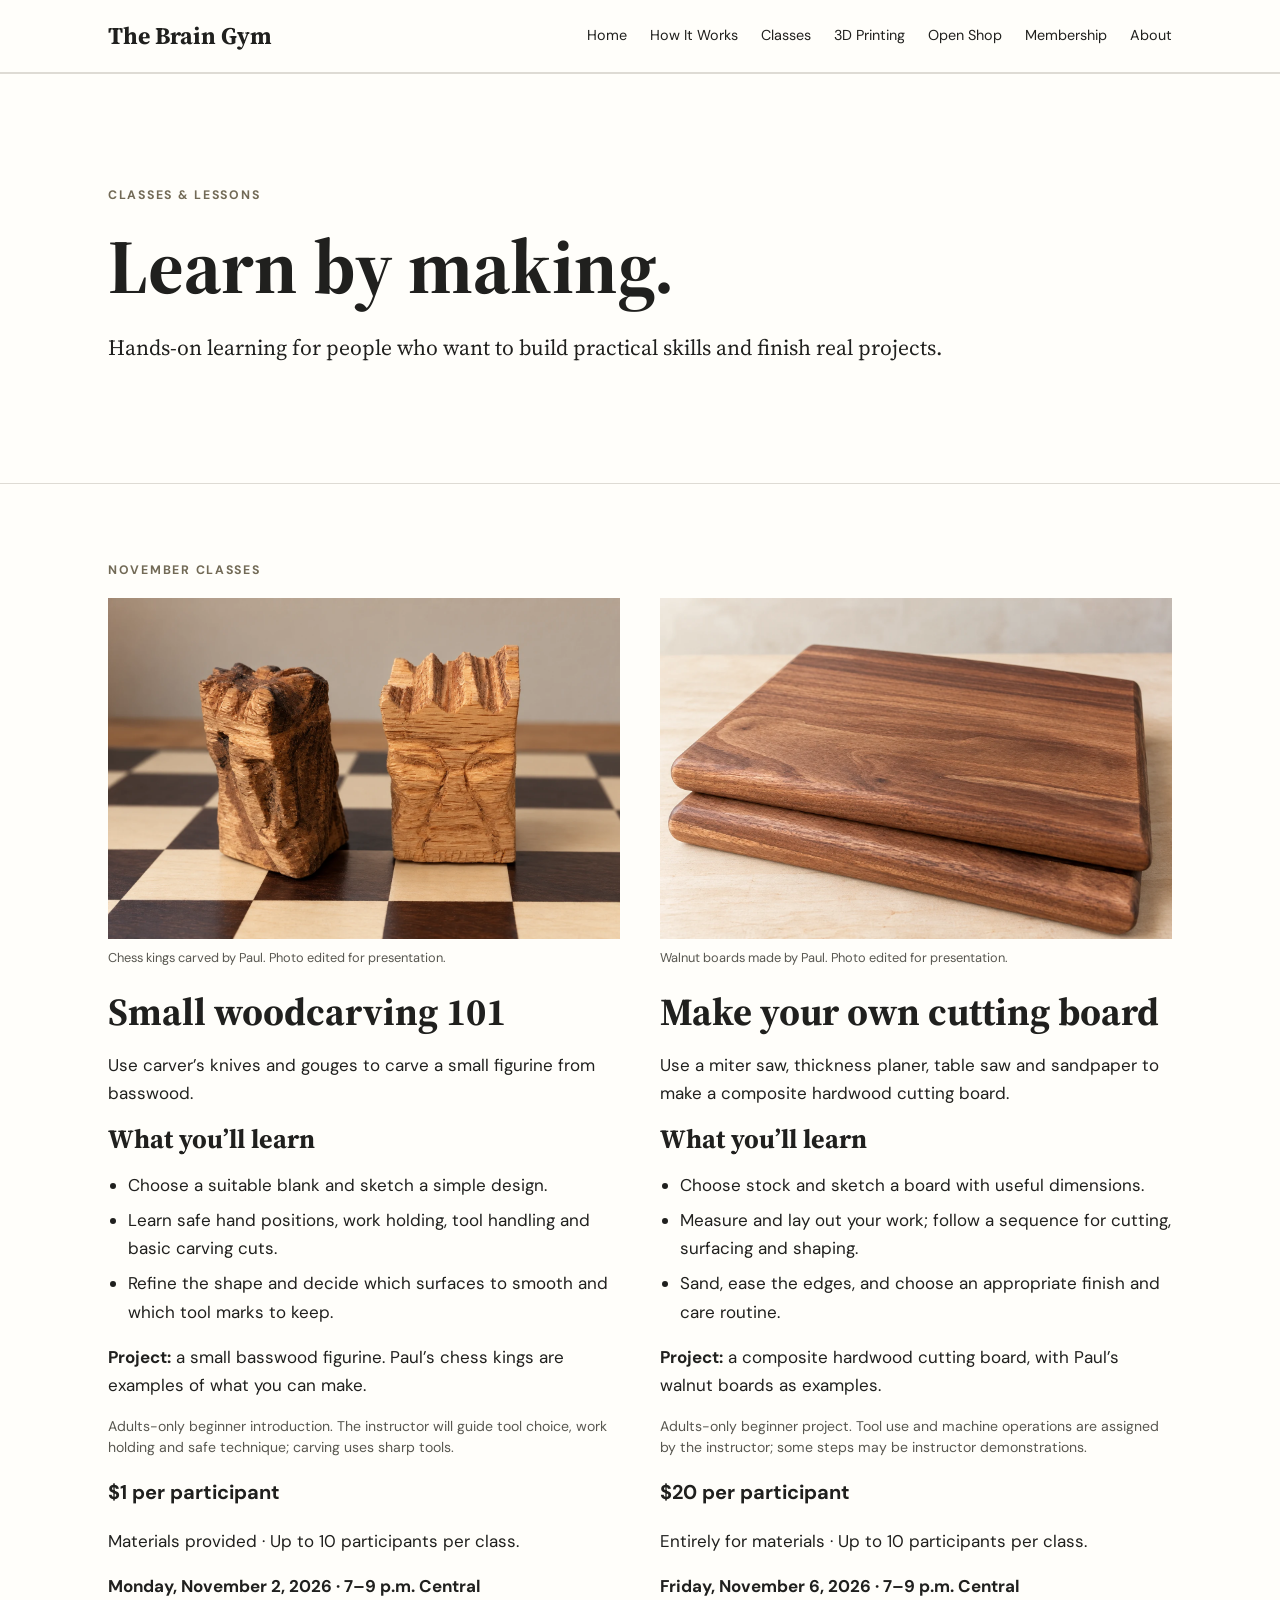
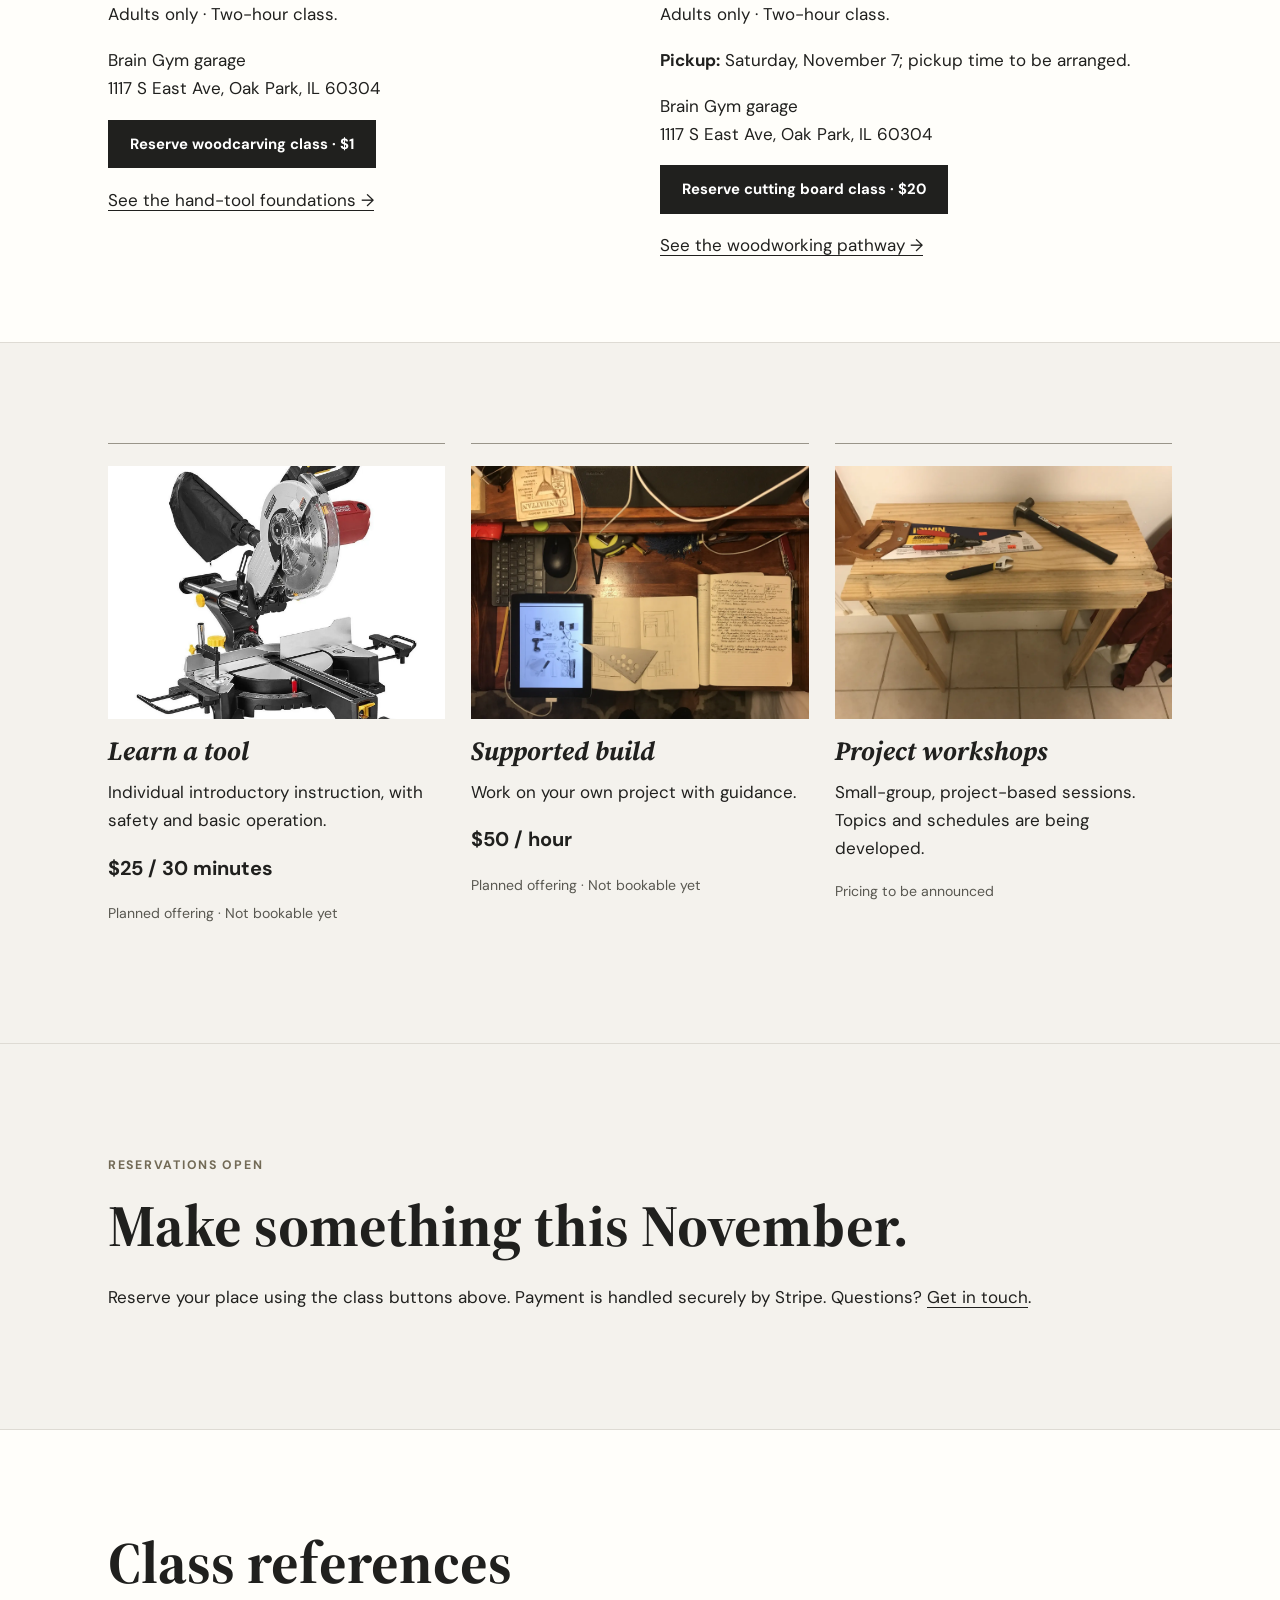
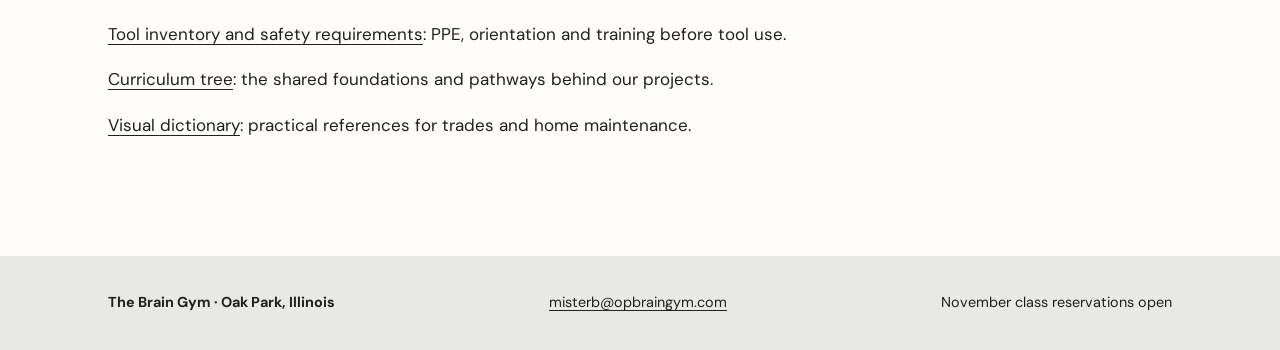
<file: classes.html>
<!doctype html><html lang="en"><head><meta charset="utf-8"><meta name="viewport" content="width=device-width,initial-scale=1"><meta name="description" content="Book Brain Gym’s November woodcarving and cutting board classes in Oak Park."><title>Classes | The Brain Gym</title><link rel="stylesheet" href="styles.css"><style>.class-preview-grid{display:grid;grid-template-columns:repeat(2,minmax(0,1fr));gap:40px}.class-preview figure{margin:0 0 22px}.class-preview img{display:block;width:100%;height:auto;aspect-ratio:3/2;object-fit:contain;background:#ece8e1}.class-preview figcaption{font-size:.8rem;color:var(--muted);margin-top:8px}.class-preview h2{font-size:clamp(1.8rem,3vw,2.5rem);margin:8px 0 18px}.class-preview ul{padding-left:20px}.class-preview li{margin:7px 0}.class-preview{scroll-margin-top:170px}.class-previews{padding:65px 0}.class-preview .small{line-height:1.5}.class-preview-grid .tile h3{font-style:normal}@media(max-width:650px){.class-preview-grid{grid-template-columns:1fr;gap:45px}.class-previews{padding:45px 0}}@media(prefers-reduced-motion:reduce){html{scroll-behavior:auto}}</style></head><body><header class="site-header"><div class="shell nav-wrap"><a class="brand" href="index.html">The Brain Gym</a><nav aria-label="Main navigation"><a href="index.html">Home</a><a href="how-it-works.html">How It Works</a><a href="classes.html">Classes</a><a href="3d-printing.html">3D Printing</a><a href="open-shop.html">Open Shop</a><a href="membership.html">Membership</a><a href="about.html">About</a></nav></div></header><main><section class="section"><div class="shell"><p class="eyebrow">Classes & lessons</p><h1 class="page-title">Learn by making.</h1><p class="lede">Hands-on learning for people who want to build practical skills and finish real projects.</p></div></section><section class="section class-previews" aria-label="Upcoming project classes"><div class="shell"><p class="eyebrow">November classes</p><div class="class-preview-grid"><article class="class-preview" id="woodcarving"><figure><img src="assets/carved-chess-kings-preview.webp" alt="Two chess kings hand-carved by Paul, showing their individual shapes, crowns and tool marks" width="1536" height="1024"><figcaption>Chess kings carved by Paul. Photo edited for presentation.</figcaption></figure><h2>Small woodcarving 101</h2><p>Use carver’s knives and gouges to carve a small figurine from basswood.</p><h3>What you’ll learn</h3><ul><li>Choose a suitable blank and sketch a simple design.</li><li>Learn safe hand positions, work holding, tool handling and basic carving cuts.</li><li>Refine the shape and decide which surfaces to smooth and which tool marks to keep.</li></ul><p><strong>Project:</strong> a small basswood figurine. Paul’s chess kings are examples of what you can make.</p><p class="small">Adults-only beginner introduction. The instructor will guide tool choice, work holding and safe technique; carving uses sharp tools.</p><p class="price">$1 per participant</p><p>Materials provided · Up to 10 participants per class.</p><p><strong>Monday, November 2, 2026 · 7–9 p.m. Central</strong><br>Adults only · Two-hour class.</p><p>Brain Gym garage<br>1117 S East Ave, Oak Park, IL 60304</p><p><a class="button" href="https://book.stripe.com/4gM28r3eDez56P4bpF8k801">Reserve woodcarving class · $1</a></p><p><a href="visual-dictionary/curriculum-tree.html#r3">See the hand-tool foundations →</a></p></article><article class="class-preview" id="cutting-board"><figure><img src="assets/walnut-cutting-boards-preview.webp" alt="Two walnut cutting boards made by Paul, with rounded edges and visible grain" width="1536" height="1024"><figcaption>Walnut boards made by Paul. Photo edited for presentation.</figcaption></figure><h2>Make your own cutting board</h2><p>Use a miter saw, thickness planer, table saw and sandpaper to make a composite hardwood cutting board.</p><h3>What you’ll learn</h3><ul><li>Choose stock and sketch a board with useful dimensions.</li><li>Measure and lay out your work; follow a sequence for cutting, surfacing and shaping.</li><li>Sand, ease the edges, and choose an appropriate finish and care routine.</li></ul><p><strong>Project:</strong> a composite hardwood cutting board, with Paul’s walnut boards as examples.</p><p class="small">Adults-only beginner project. Tool use and machine operations are assigned by the instructor; some steps may be instructor demonstrations.</p><p class="price">$20 per participant</p><p>Entirely for materials · Up to 10 participants per class.</p><p><strong>Friday, November 6, 2026 · 7–9 p.m. Central</strong><br>Adults only · Two-hour class.</p><p><strong>Pickup:</strong> Saturday, November 7; pickup time to be arranged.</p><p>Brain Gym garage<br>1117 S East Ave, Oak Park, IL 60304</p><p><a class="button" href="https://book.stripe.com/fZufZh8yX0Ifc9o8dt8k800">Reserve cutting board class · $20</a></p><p><a href="visual-dictionary/curriculum-tree.html#carpenter">See the woodworking pathway →</a></p></article></div></div></section><section class="section alt"><div class="shell"><div class="grid3"><article class="tile"><img class="site-photo" src="assets/miter-saw.webp" alt="Miter saw"><h3>Learn a tool</h3><p>Individual introductory instruction, with safety and basic operation.</p><p class="price">$25 / 30 minutes</p><p class="small">Planned offering · Not bookable yet</p></article><article class="tile"><img class="site-photo" src="assets/design-workbench.webp" alt="Design workbench"><h3>Supported build</h3><p>Work on your own project with guidance.</p><p class="price">$50 / hour</p><p class="small">Planned offering · Not bookable yet</p></article><article class="tile"><img class="site-photo" src="assets/woodworking-project.webp" alt="Woodworking project"><h3>Project workshops</h3><p>Small-group, project-based sessions. Topics and schedules are being developed.</p><p class="small">Pricing to be announced</p></article></div></div></section><section class="section alt"><div class="shell"><p class="eyebrow">Reservations open</p><h2>Make something this November.</h2><p>Reserve your place using the class buttons above. Payment is handled securely by Stripe. Questions? <a href="mailto:misterb@opbraingym.com">Get in touch</a>.</p></div></section><section class="section"><div class="shell"><h2>Class references</h2><p><a href="how-it-works.html#safety">Tool inventory and safety requirements</a>: PPE, orientation and training before tool use.</p><p><a href="visual-dictionary/curriculum-tree.html">Curriculum tree</a>: the shared foundations and pathways behind our projects.</p><p><a href="visual-dictionary/">Visual dictionary</a>: practical references for trades and home maintenance.</p></div></section></main><footer><div class="shell footer-inner"><strong>The Brain Gym · Oak Park, Illinois</strong><a href="mailto:misterb@opbraingym.com">misterb@opbraingym.com</a><span>November class reservations open</span></div></footer></body></html>
</file>
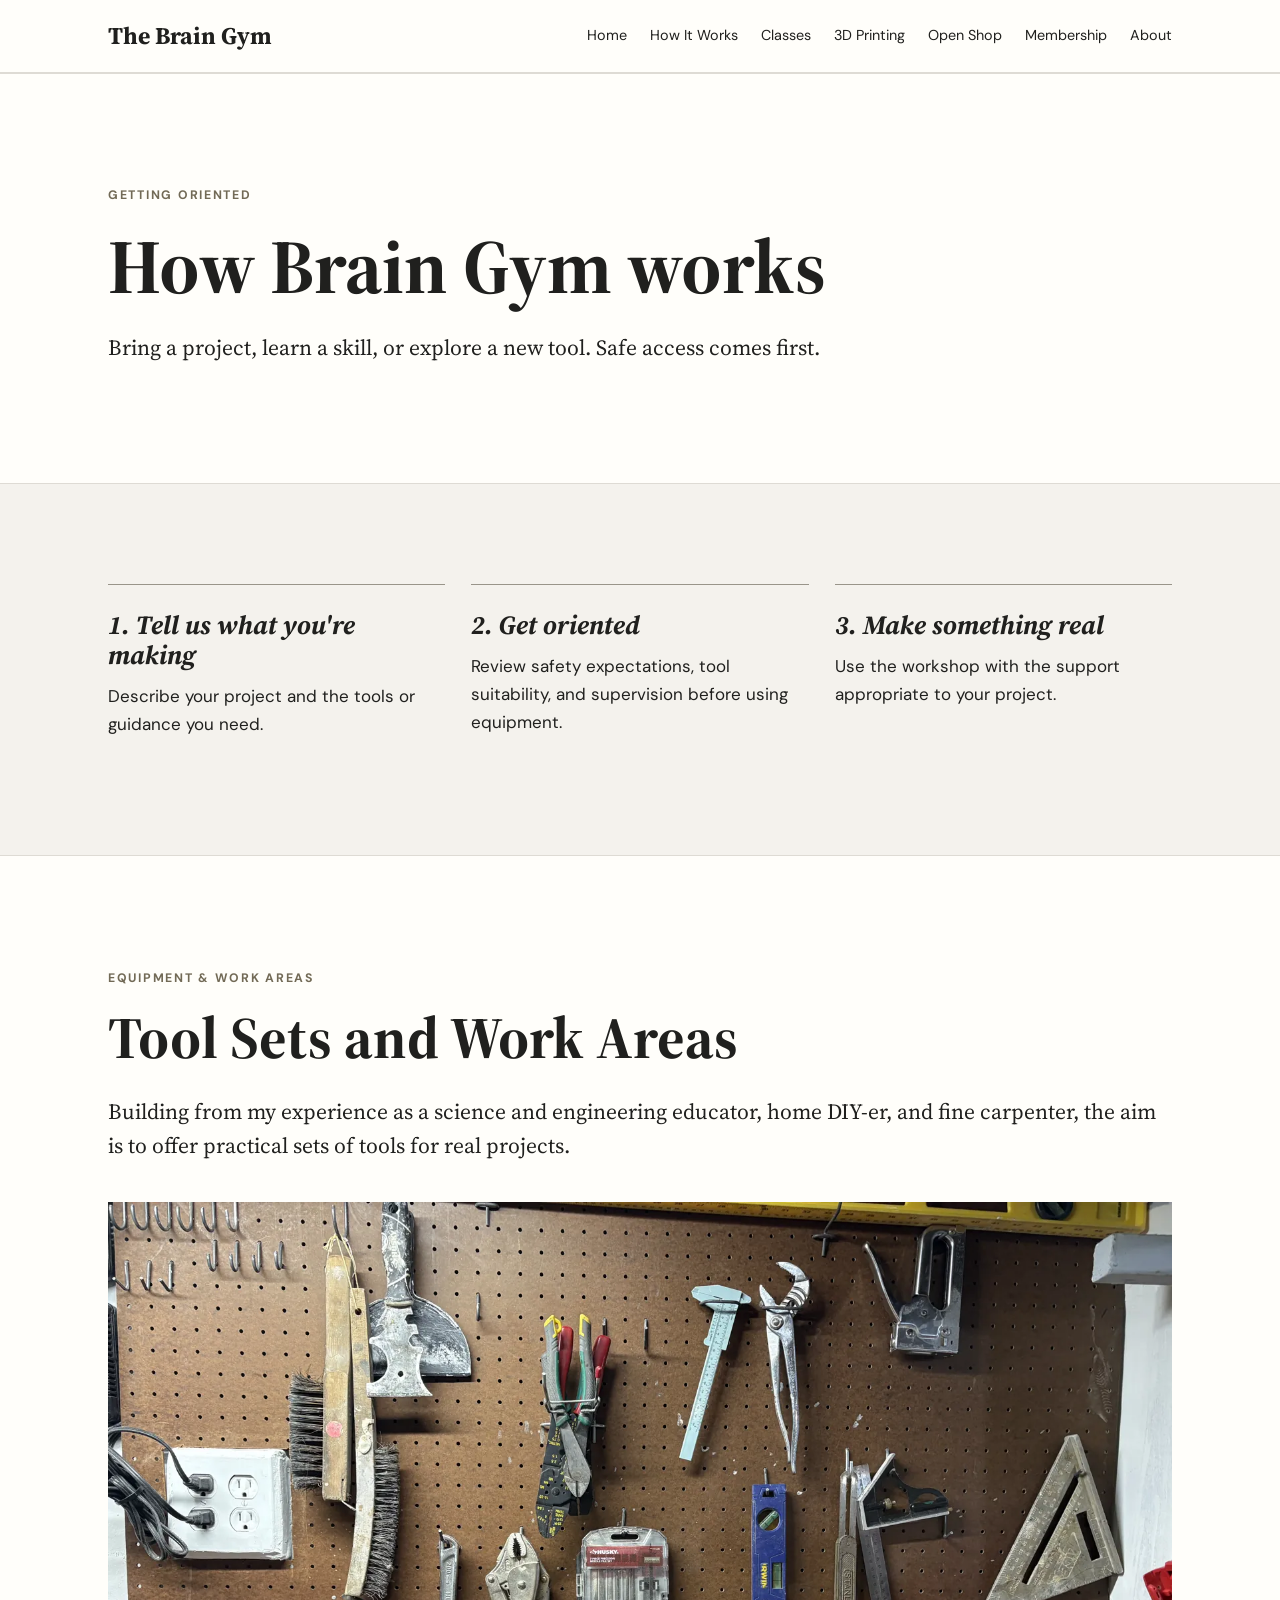
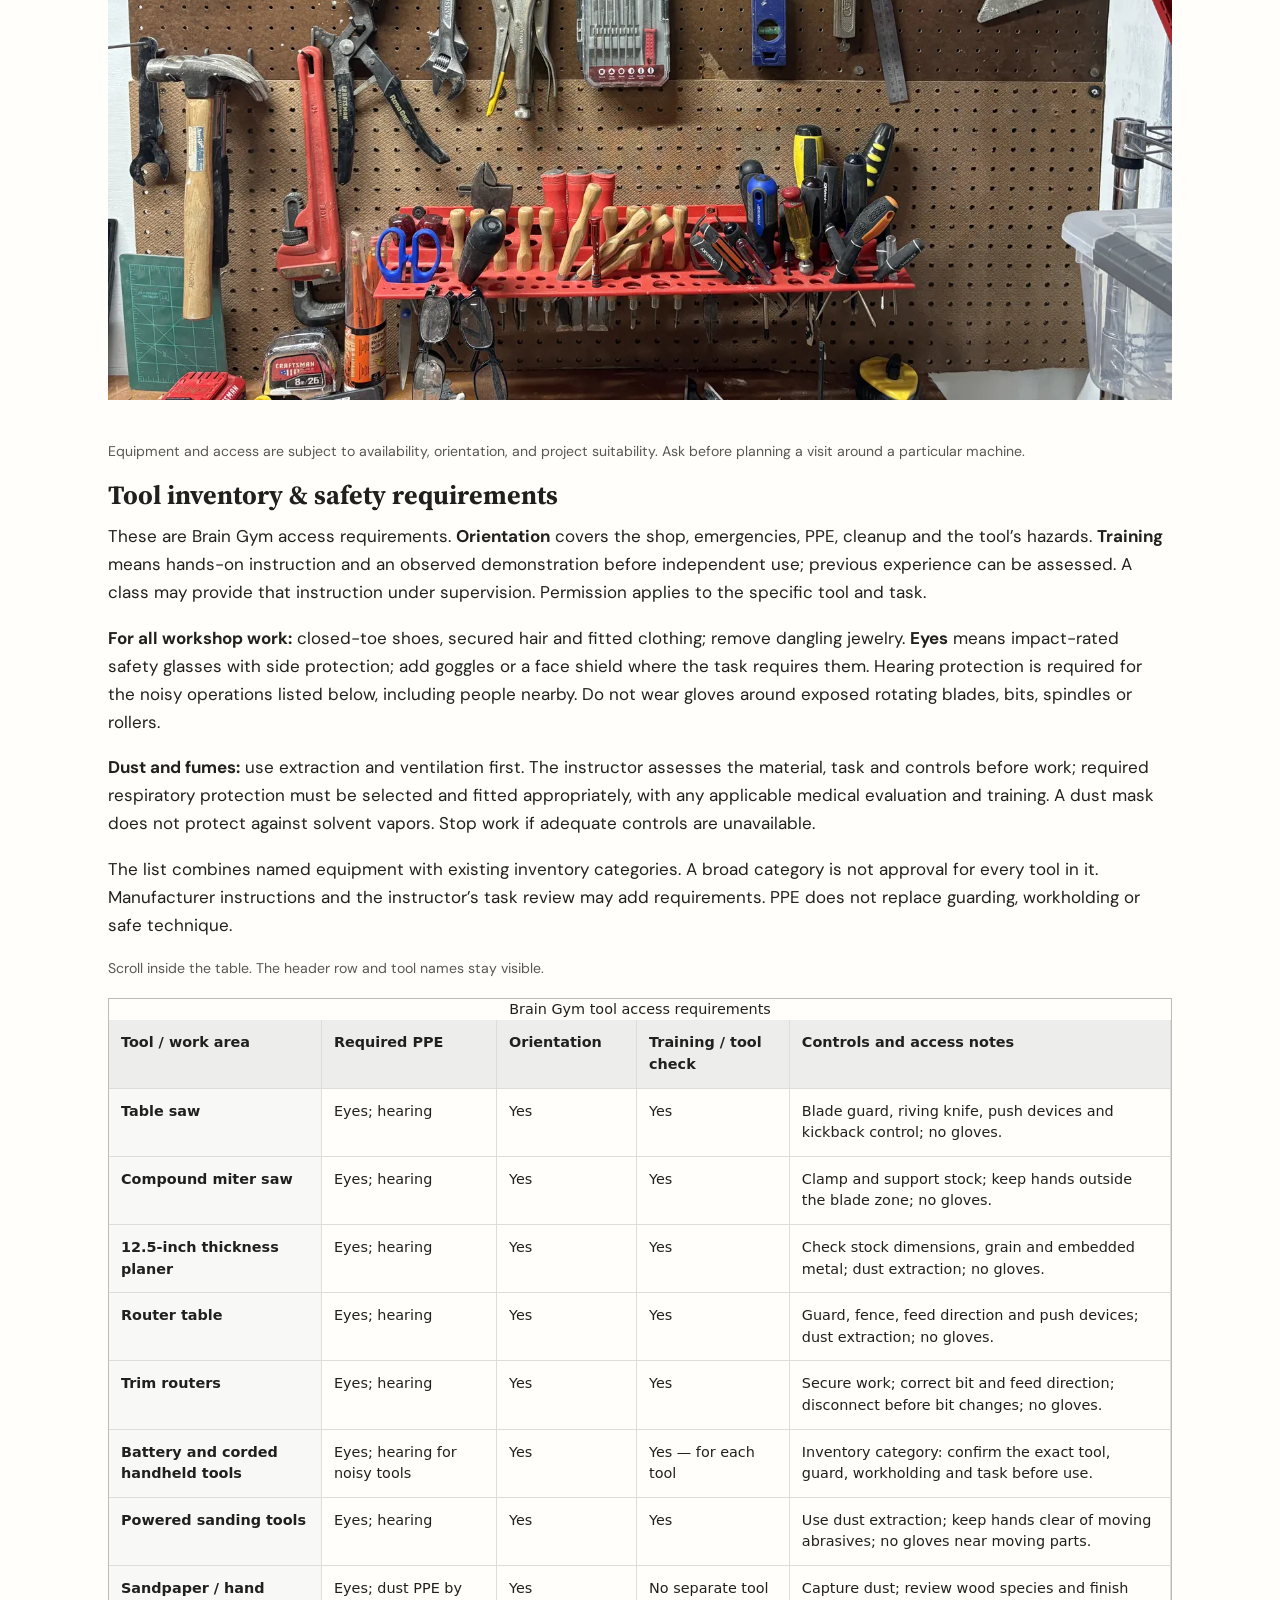
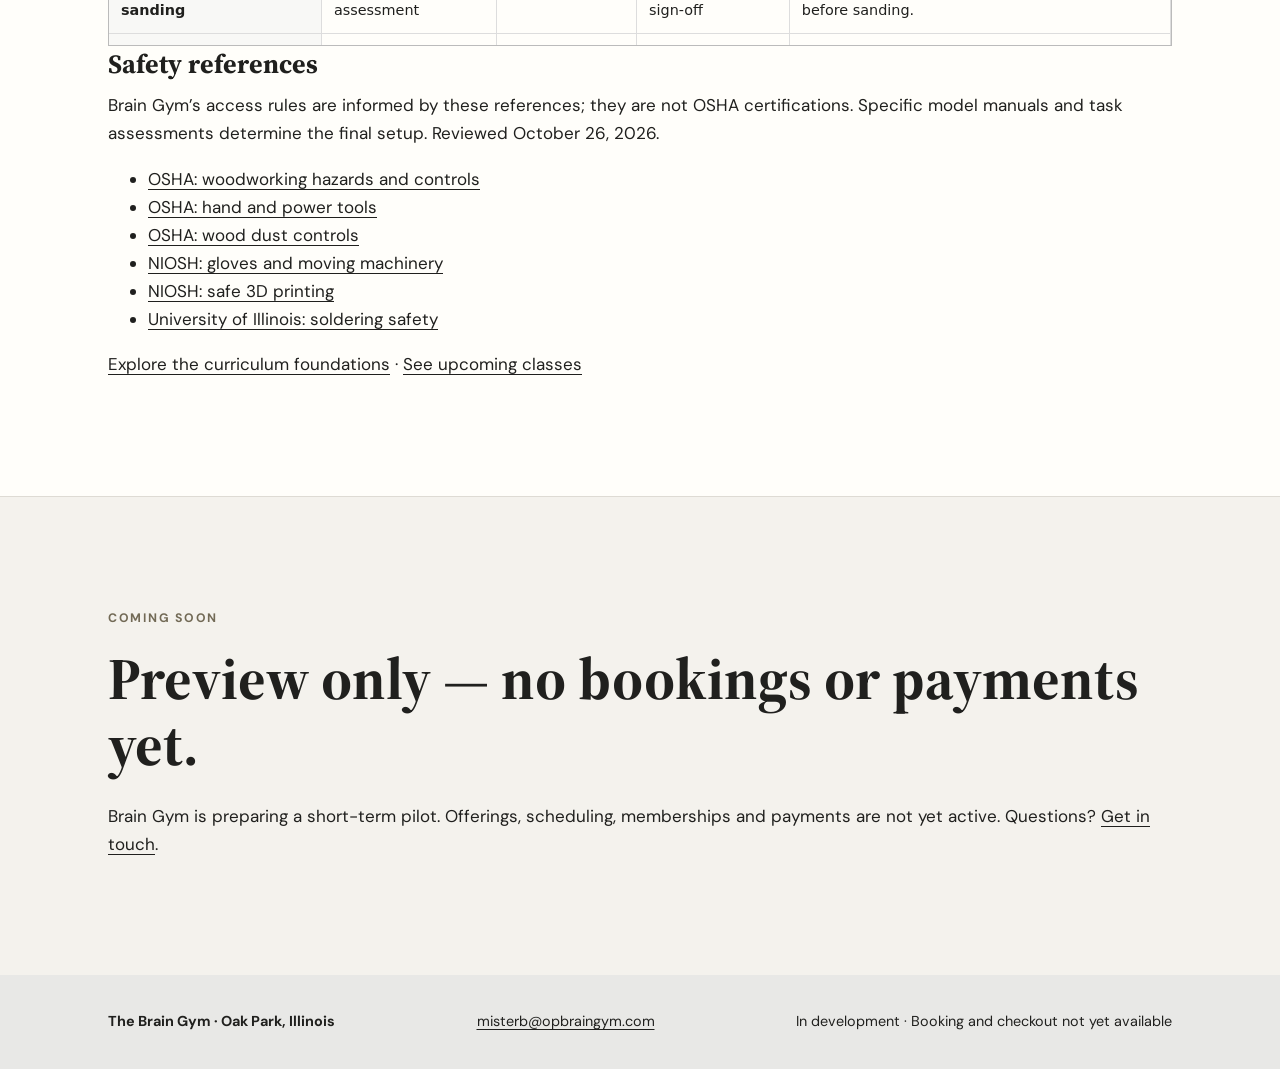
<file: how-it-works.html>
<!doctype html><html lang="en"><head><meta charset="utf-8"><meta name="viewport" content="width=device-width,initial-scale=1"><meta name="description" content="Tools, safety, orientations and how the workshop works."><title>How It Works | The Brain Gym</title><link rel="stylesheet" href="styles.css"><style>.safety-table-wrap{overflow:auto;max-height:72vh;border:1px solid #bbb;isolation:isolate}.safety-table{border-collapse:separate;border-spacing:0;min-width:1050px;width:100%;font: .9rem/1.5 system-ui,sans-serif}.safety-table th,.safety-table td{padding:12px;border-right:1px solid #ddd;border-bottom:1px solid #ddd;text-align:left;vertical-align:top}.safety-table thead th{position:sticky;top:0;background:#ededeb;z-index:3}.safety-table tbody th{position:sticky;left:0;background:#f8f8f6;min-width:210px;max-width:240px;z-index:2}.safety-table thead th:first-child{left:0;z-index:4}.safety-table td{min-width:140px}.safety-table td:last-child{min-width:320px}.safety-table-wrap:focus{outline:3px solid #285345;outline-offset:3px}@media print{.safety-table-wrap{max-height:none;overflow:visible}.safety-table{min-width:0;font-size:8pt}.safety-table th,.safety-table td{position:static!important;min-width:0!important;padding:5px}thead{display:table-header-group}tr{break-inside:avoid}}</style></head><body><header class="site-header"><div class="shell nav-wrap"><a class="brand" href="index.html">The Brain Gym</a><nav aria-label="Main navigation"><a href="index.html">Home</a><a href="how-it-works.html">How It Works</a><a href="classes.html">Classes</a><a href="3d-printing.html">3D Printing</a><a href="open-shop.html">Open Shop</a><a href="membership.html">Membership</a><a href="about.html">About</a></nav></div></header><main><section class="section"><div class="shell"><p class="eyebrow">Getting oriented</p><h1 class="page-title">How Brain Gym works</h1><p class="lede">Bring a project, learn a skill, or explore a new tool. Safe access comes first.</p></div></section><section class="section alt"><div class="shell"><div class="grid3"><article class="tile"><h3>1. Tell us what you're making</h3><p>Describe your project and the tools or guidance you need.</p></article><article class="tile"><h3>2. Get oriented</h3><p>Review safety expectations, tool suitability, and supervision before using equipment.</p></article><article class="tile"><h3>3. Make something real</h3><p>Use the workshop with the support appropriate to your project.</p></article></div></div></section><section class="section" id="tools"><div class="shell"><p class="eyebrow">Equipment & work areas</p><h2>Tool Sets and Work Areas</h2><p class="lede">Building from my experience as a science and engineering educator, home DIY-er, and fine carpenter, the aim is to offer practical sets of tools for real projects.</p><img class="about-photo" src="assets/hand-tools.webp" loading="lazy" alt="Selection of workshop hand tools"><p class="small">Equipment and access are subject to availability, orientation, and project suitability. Ask before planning a visit around a particular machine.</p>
<h3 id="safety">Tool inventory &amp; safety requirements</h3><p>These are Brain Gym access requirements. <strong>Orientation</strong> covers the shop, emergencies, PPE, cleanup and the tool’s hazards. <strong>Training</strong> means hands-on instruction and an observed demonstration before independent use; previous experience can be assessed. A class may provide that instruction under supervision. Permission applies to the specific tool and task.</p><p><strong>For all workshop work:</strong> closed-toe shoes, secured hair and fitted clothing; remove dangling jewelry. <strong>Eyes</strong> means impact-rated safety glasses with side protection; add goggles or a face shield where the task requires them. Hearing protection is required for the noisy operations listed below, including people nearby. Do not wear gloves around exposed rotating blades, bits, spindles or rollers.</p><p><strong>Dust and fumes:</strong> use extraction and ventilation first. The instructor assesses the material, task and controls before work; required respiratory protection must be selected and fitted appropriately, with any applicable medical evaluation and training. A dust mask does not protect against solvent vapors. Stop work if adequate controls are unavailable.</p><p>The list combines named equipment with existing inventory categories. A broad category is not approval for every tool in it. Manufacturer instructions and the instructor’s task review may add requirements. PPE does not replace guarding, workholding or safe technique.</p><p class="small">Scroll inside the table. The header row and tool names stay visible.</p><div class="safety-table-wrap" tabindex="0" role="region" aria-label="Tool inventory and safety requirements"><table class="safety-table"><caption>Brain Gym tool access requirements</caption><thead><tr><th scope="col">Tool / work area</th><th scope="col">Required PPE</th><th scope="col">Orientation</th><th scope="col">Training / tool check</th><th scope="col">Controls and access notes</th></tr></thead><tbody><tr><th scope="row">Table saw</th><td>Eyes; hearing</td><td>Yes</td><td>Yes</td><td>Blade guard, riving knife, push devices and kickback control; no gloves.</td></tr><tr><th scope="row">Compound miter saw</th><td>Eyes; hearing</td><td>Yes</td><td>Yes</td><td>Clamp and support stock; keep hands outside the blade zone; no gloves.</td></tr><tr><th scope="row">12.5-inch thickness planer</th><td>Eyes; hearing</td><td>Yes</td><td>Yes</td><td>Check stock dimensions, grain and embedded metal; dust extraction; no gloves.</td></tr><tr><th scope="row">Router table</th><td>Eyes; hearing</td><td>Yes</td><td>Yes</td><td>Guard, fence, feed direction and push devices; dust extraction; no gloves.</td></tr><tr><th scope="row">Trim routers</th><td>Eyes; hearing</td><td>Yes</td><td>Yes</td><td>Secure work; correct bit and feed direction; disconnect before bit changes; no gloves.</td></tr><tr><th scope="row">Battery and corded handheld tools</th><td>Eyes; hearing for noisy tools</td><td>Yes</td><td>Yes — for each tool</td><td>Inventory category: confirm the exact tool, guard, workholding and task before use.</td></tr><tr><th scope="row">Powered sanding tools</th><td>Eyes; hearing</td><td>Yes</td><td>Yes</td><td>Use dust extraction; keep hands clear of moving abrasives; no gloves near moving parts.</td></tr><tr><th scope="row">Sandpaper / hand sanding</th><td>Eyes; dust PPE by assessment</td><td>Yes</td><td>No separate tool sign-off</td><td>Capture dust; review wood species and finish before sanding.</td></tr><tr><th scope="row">Hand planes and spokeshaves</th><td>Eyes</td><td>Yes</td><td>Yes</td><td>Secure work, safe blade adjustment and cutting direction; protect exposed edges.</td></tr><tr><th scope="row">Carver’s knives and gouges</th><td>Eyes; cut-resistant glove on holding hand for handheld knife work</td><td>Yes</td><td>Yes</td><td>Secure the blank; keep hands out of the cut path. Glove selection depends on grip and technique; cut-resistant is not cut-proof.</td></tr><tr><th scope="row">Joiner’s bench, clamps and workholding</th><td>Eyes during tool work</td><td>Yes</td><td>No separate tool sign-off</td><td>Check clamping, stability, pinch points and clear working space.</td></tr><tr><th scope="row">Dust collection — normal operation</th><td>Eyes; hearing while noisy equipment runs</td><td>Yes</td><td>Yes</td><td>Confirm collection is running before dust-producing work; do not collect sparks, hot debris or incompatible dust.</td></tr><tr><th scope="row">Dust collection — emptying / maintenance</th><td>Eyes; gloves for debris; respiratory protection by assessment</td><td>Yes</td><td>Yes — staff approval</td><td>Isolate power before servicing; avoid raising dust. Maintenance is separate from routine use.</td></tr><tr><th scope="row">Bambu Lab P1S with AMS</th><td>Eyes for support removal; task-specific hand protection</td><td>Yes</td><td>Yes</td><td>Control emissions with suitable ventilation; let hot parts cool; keep hands clear of motion. No servicing while energized.</td></tr><tr><th scope="row">11 × 17 printer and scanner</th><td>No additional PPE for normal use</td><td>Yes</td><td>No separate tool sign-off</td><td>Staff handle internal servicing and toner spills; follow device instructions.</td></tr><tr><th scope="row">Laminator</th><td>No additional PPE for normal use</td><td>Yes</td><td>Yes</td><td>Hot surfaces and feed rollers; let materials cool; staff clear jams.</td></tr><tr><th scope="row">Binding equipment</th><td>Eyes if cutting or punching creates fragments</td><td>Yes</td><td>Yes</td><td>Exact device must be checked; keep fingers clear of punch, cutter and pinch points.</td></tr><tr><th scope="row">12 V electronics workbench</th><td>Eyes when clipping wire or assembling</td><td>Yes</td><td>Yes</td><td>Current-limit and fuse supplies; de-energize before rewiring. Low voltage can still cause burns and fires; no mains work.</td></tr><tr><th scope="row">Electronics soldering</th><td>Eyes; heat protection for handling hot work</td><td>Yes</td><td>Yes</td><td>Local fume extraction, iron stand, hand washing and material review. No food or drink at the bench.</td></tr><tr><th scope="row">PVC cutting and assembly</th><td>Eyes; chemical-resistant gloves when using cement / primer</td><td>Yes</td><td>Yes</td><td>Confirm cutter or saw separately; review safety data sheets and ventilation for cement and primer.</td></tr><tr><th scope="row">Pipe soldering / hot work</th><td>Eyes; suitable heat-resistant gloves and non-melting clothing</td><td>Yes</td><td>Yes — separate hot-work approval</td><td>Not general open-shop access. Review flame, flux, ventilation, fire controls and fire watch before approval.</td></tr><tr><th scope="row">Drafting and drawing tools</th><td>No additional PPE for ordinary drawing</td><td>Yes</td><td>No separate tool sign-off</td><td>Blades and cutters need a separate task review.</td></tr><tr><th scope="row">CAD and 3D sculpting software</th><td>No additional PPE</td><td>Yes</td><td>No separate tool sign-off</td><td>Software support does not authorize use of a fabrication tool.</td></tr></tbody></table></div><h3>Safety references</h3><p>Brain Gym’s access rules are informed by these references; they are not OSHA certifications. Specific model manuals and task assessments determine the final setup. Reviewed October 26, 2026.</p><ul><li><a href="https://www.osha.gov/etools/woodworking">OSHA: woodworking hazards and controls</a></li><li><a href="https://www.osha.gov/hand-power-tools">OSHA: hand and power tools</a></li><li><a href="https://www.osha.gov/wood-dust/solutions">OSHA: wood dust controls</a></li><li><a href="https://stacks.cdc.gov/view/cdc/216121">NIOSH: gloves and moving machinery</a></li><li><a href="https://www.cdc.gov/niosh/docs/2024-103/default.html">NIOSH: safe 3D printing</a></li><li><a href="https://drs.illinois.edu/Page/SafetyLibrary/SolderingSafety">University of Illinois: soldering safety</a></li></ul><p><a href="visual-dictionary/curriculum-tree.html">Explore the curriculum foundations</a> · <a href="classes.html">See upcoming classes</a></p></div></section><section class="section alt"><div class="shell"><p class="eyebrow">Coming soon</p><h2>Preview only — no bookings or payments yet.</h2><p>Brain Gym is preparing a short-term pilot. Offerings, scheduling, memberships and payments are not yet active. Questions? <a href="mailto:misterb@opbraingym.com">Get in touch</a>.</p></div></section></main><footer><div class="shell footer-inner"><strong>The Brain Gym · Oak Park, Illinois</strong><a href="mailto:misterb@opbraingym.com">misterb@opbraingym.com</a><span>In development · Booking and checkout not yet available</span></div></footer></body></html>
</file>
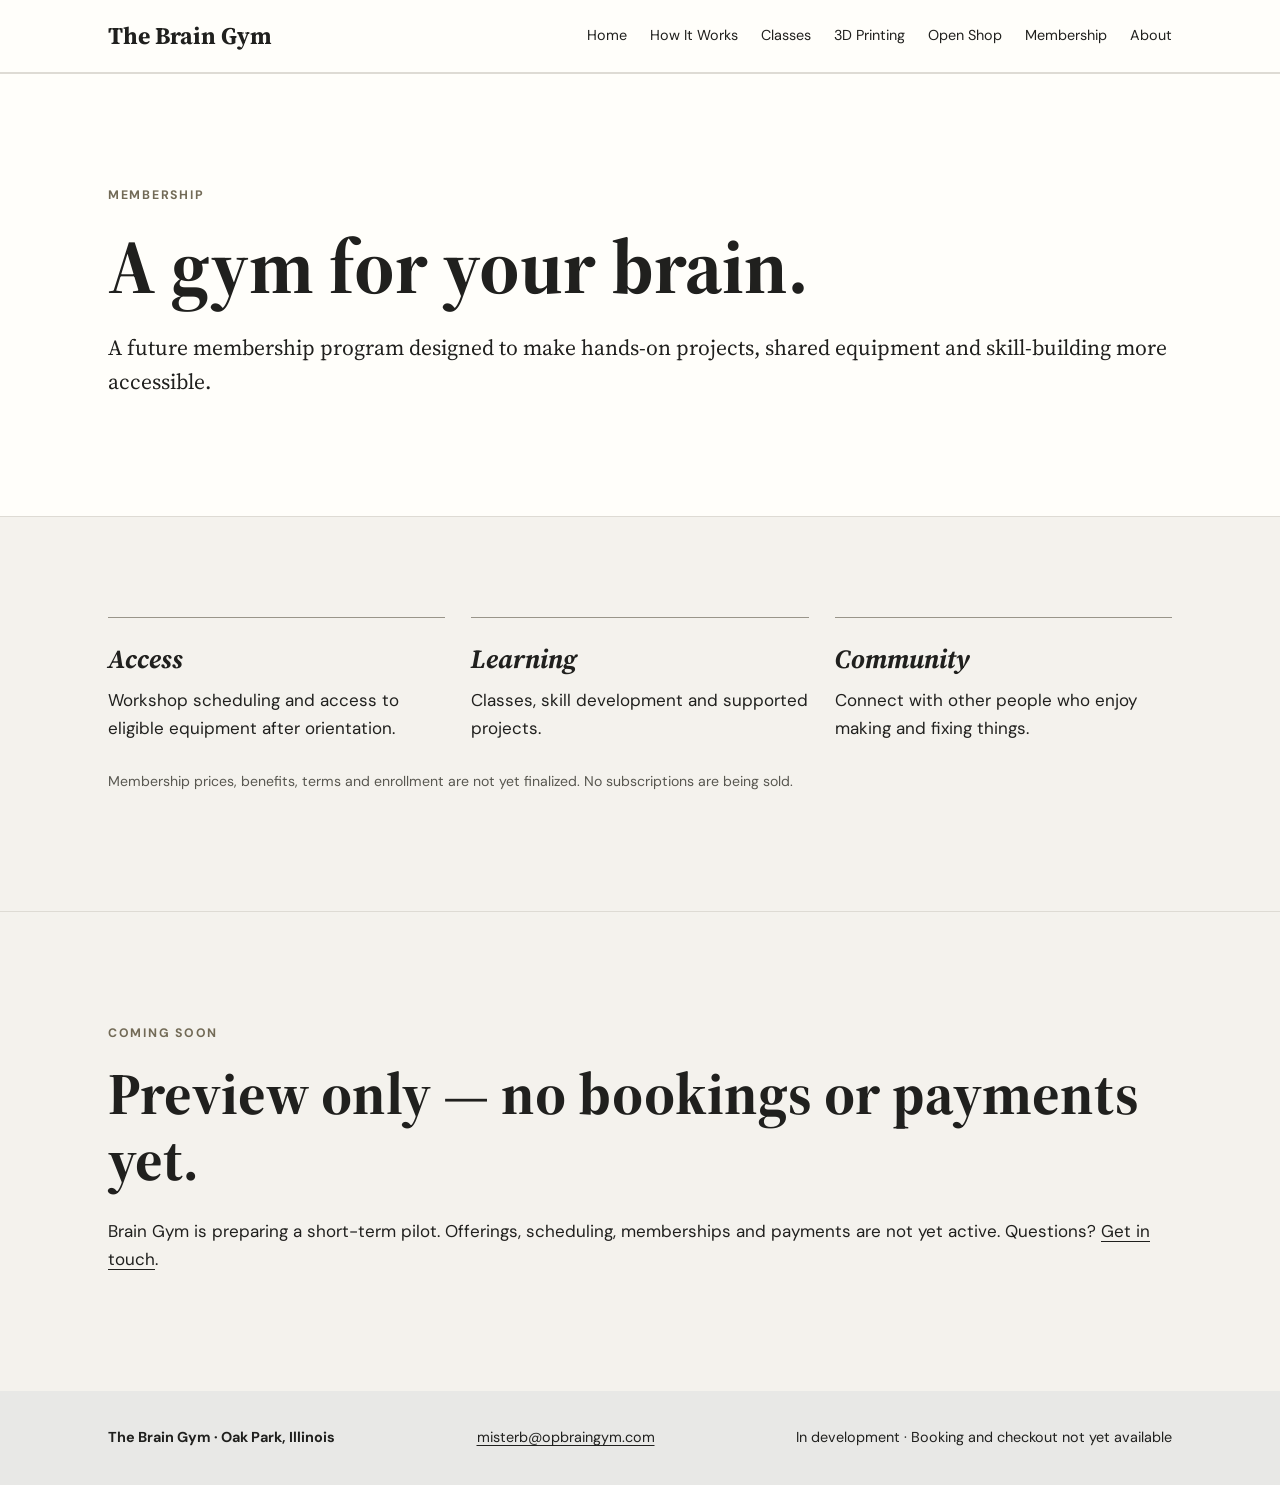
<file: membership.html>
<!doctype html><html lang="en"><head><meta charset="utf-8"><meta name="viewport" content="width=device-width,initial-scale=1"><meta name="description" content="Preview membership options for The Brain Gym."><title>Membership | The Brain Gym</title><link rel="stylesheet" href="styles.css"></head><body><header class="site-header"><div class="shell nav-wrap"><a class="brand" href="index.html">The Brain Gym</a><nav aria-label="Main navigation"><a href="index.html">Home</a><a href="how-it-works.html">How It Works</a><a href="classes.html">Classes</a><a href="3d-printing.html">3D Printing</a><a href="open-shop.html">Open Shop</a><a href="membership.html">Membership</a><a href="about.html">About</a></nav></div></header><main><section class="section"><div class="shell"><p class="eyebrow">Membership</p><h1 class="page-title">A gym for your brain.</h1><p class="lede">A future membership program designed to make hands-on projects, shared equipment and skill-building more accessible.</p></div></section><section class="section alt"><div class="shell"><div class="grid3"><article class="tile"><h3>Access</h3><p>Workshop scheduling and access to eligible equipment after orientation.</p></article><article class="tile"><h3>Learning</h3><p>Classes, skill development and supported projects.</p></article><article class="tile"><h3>Community</h3><p>Connect with other people who enjoy making and fixing things.</p></article></div><p class="small">Membership prices, benefits, terms and enrollment are not yet finalized. No subscriptions are being sold.</p></div></section><section class="section alt"><div class="shell"><p class="eyebrow">Coming soon</p><h2>Preview only — no bookings or payments yet.</h2><p>Brain Gym is preparing a short-term pilot. Offerings, scheduling, memberships and payments are not yet active. Questions? <a href="mailto:misterb@opbraingym.com">Get in touch</a>.</p></div></section></main><footer><div class="shell footer-inner"><strong>The Brain Gym · Oak Park, Illinois</strong><a href="mailto:misterb@opbraingym.com">misterb@opbraingym.com</a><span>In development · Booking and checkout not yet available</span></div></footer></body></html>
</file>
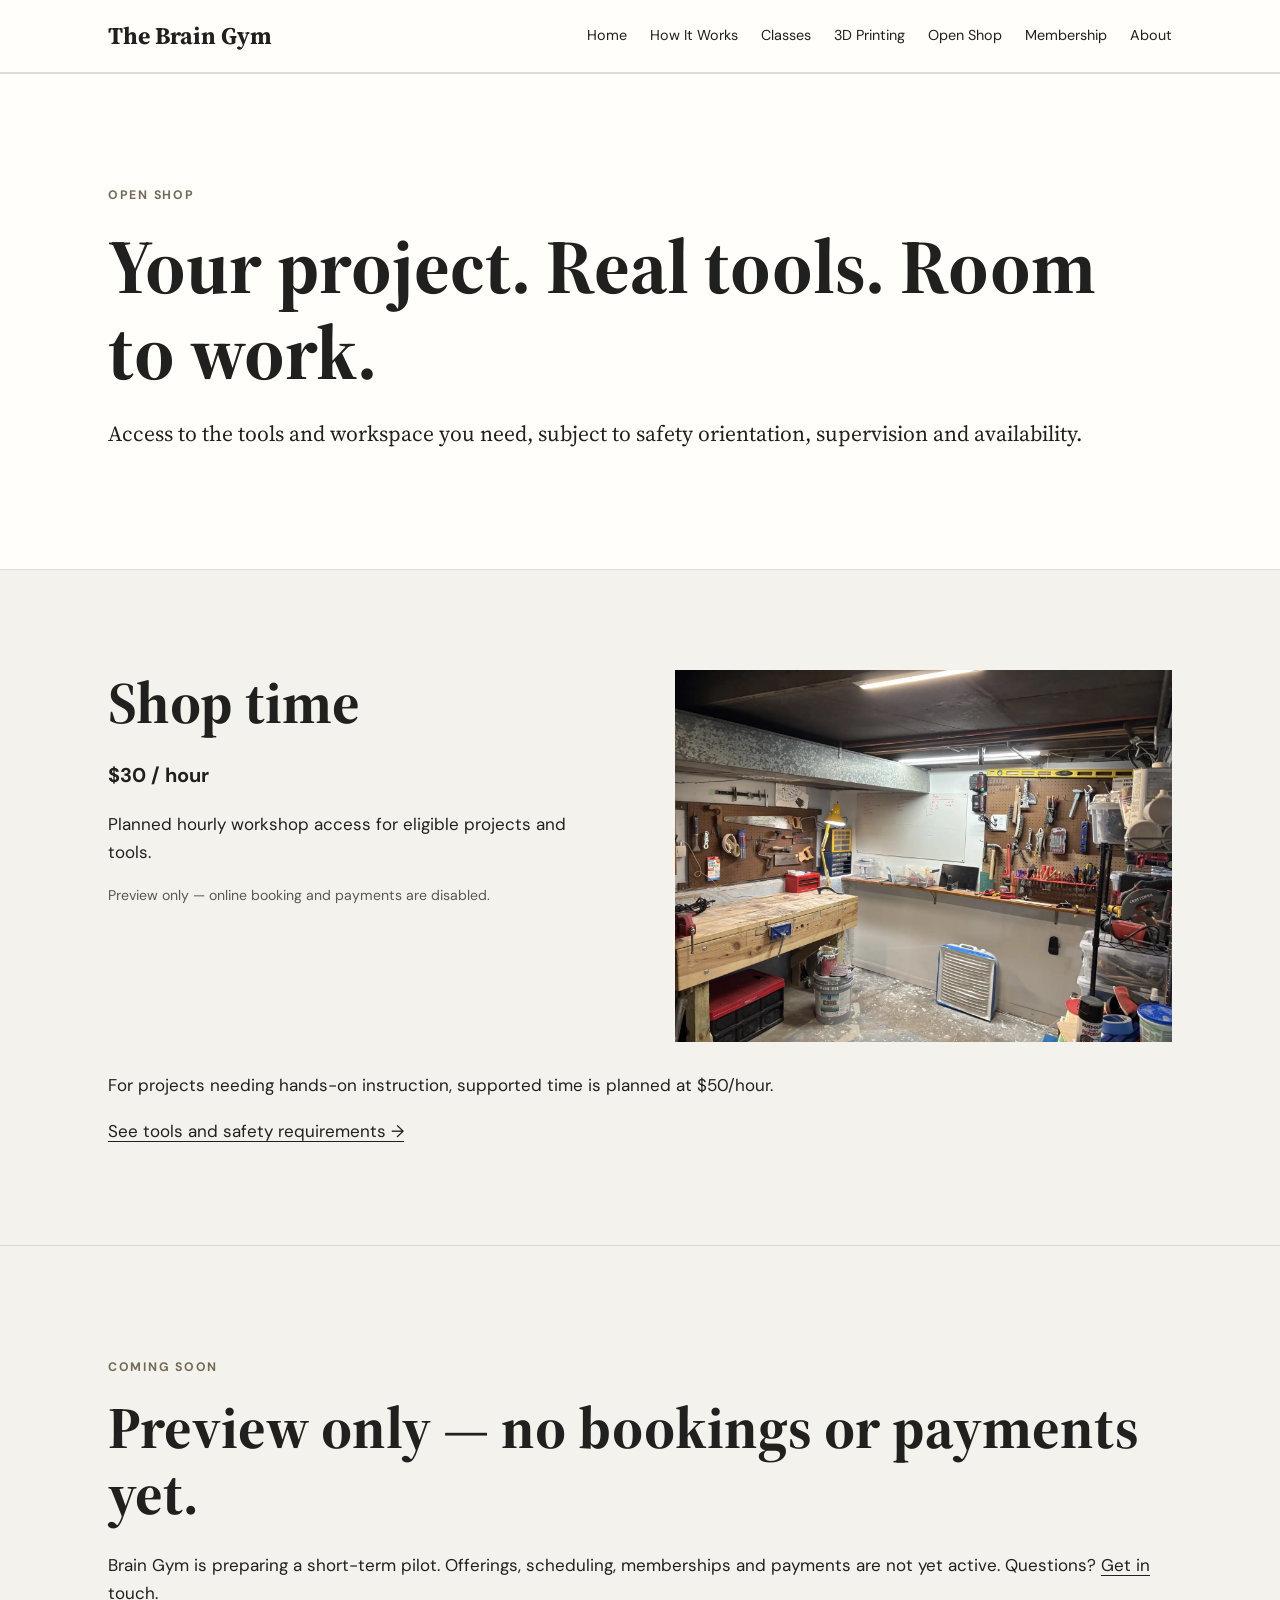
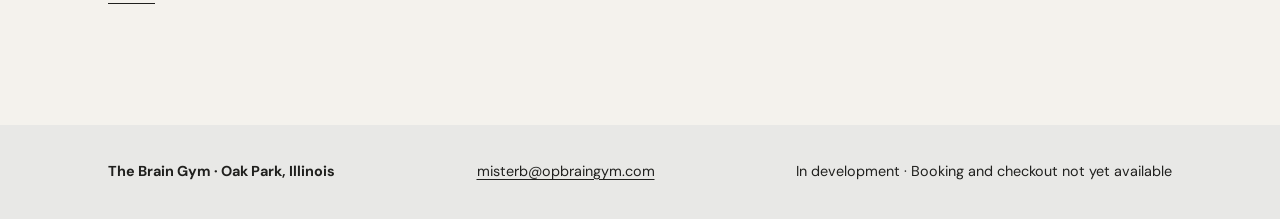
<file: open-shop.html>
<!doctype html><html lang="en"><head><meta charset="utf-8"><meta name="viewport" content="width=device-width,initial-scale=1"><meta name="description" content="Preview open shop time and equipment access."><title>Open Shop | The Brain Gym</title><link rel="stylesheet" href="styles.css"></head><body><header class="site-header"><div class="shell nav-wrap"><a class="brand" href="index.html">The Brain Gym</a><nav aria-label="Main navigation"><a href="index.html">Home</a><a href="how-it-works.html">How It Works</a><a href="classes.html">Classes</a><a href="3d-printing.html">3D Printing</a><a href="open-shop.html">Open Shop</a><a href="membership.html">Membership</a><a href="about.html">About</a></nav></div></header><main><section class="section"><div class="shell"><p class="eyebrow">Open shop</p><h1 class="page-title">Your project. Real tools. Room to work.</h1><p class="lede">Access to the tools and workspace you need, subject to safety orientation, supervision and availability.</p></div></section><section class="section alt"><div class="shell"><div class="split"><div><h2>Shop time</h2><p class="price">$30 / hour</p><p>Planned hourly workshop access for eligible projects and tools.</p><p class="small">Preview only — online booking and payments are disabled.</p></div><div><img class="site-photo" src="assets/workshop-wide.webp" alt="Workshop"></div></div><p>For projects needing hands-on instruction, supported time is planned at $50/hour.</p><a href="how-it-works.html">See tools and safety requirements →</a></div></section><section class="section alt"><div class="shell"><p class="eyebrow">Coming soon</p><h2>Preview only — no bookings or payments yet.</h2><p>Brain Gym is preparing a short-term pilot. Offerings, scheduling, memberships and payments are not yet active. Questions? <a href="mailto:misterb@opbraingym.com">Get in touch</a>.</p></div></section></main><footer><div class="shell footer-inner"><strong>The Brain Gym · Oak Park, Illinois</strong><a href="mailto:misterb@opbraingym.com">misterb@opbraingym.com</a><span>In development · Booking and checkout not yet available</span></div></footer></body></html>
</file>
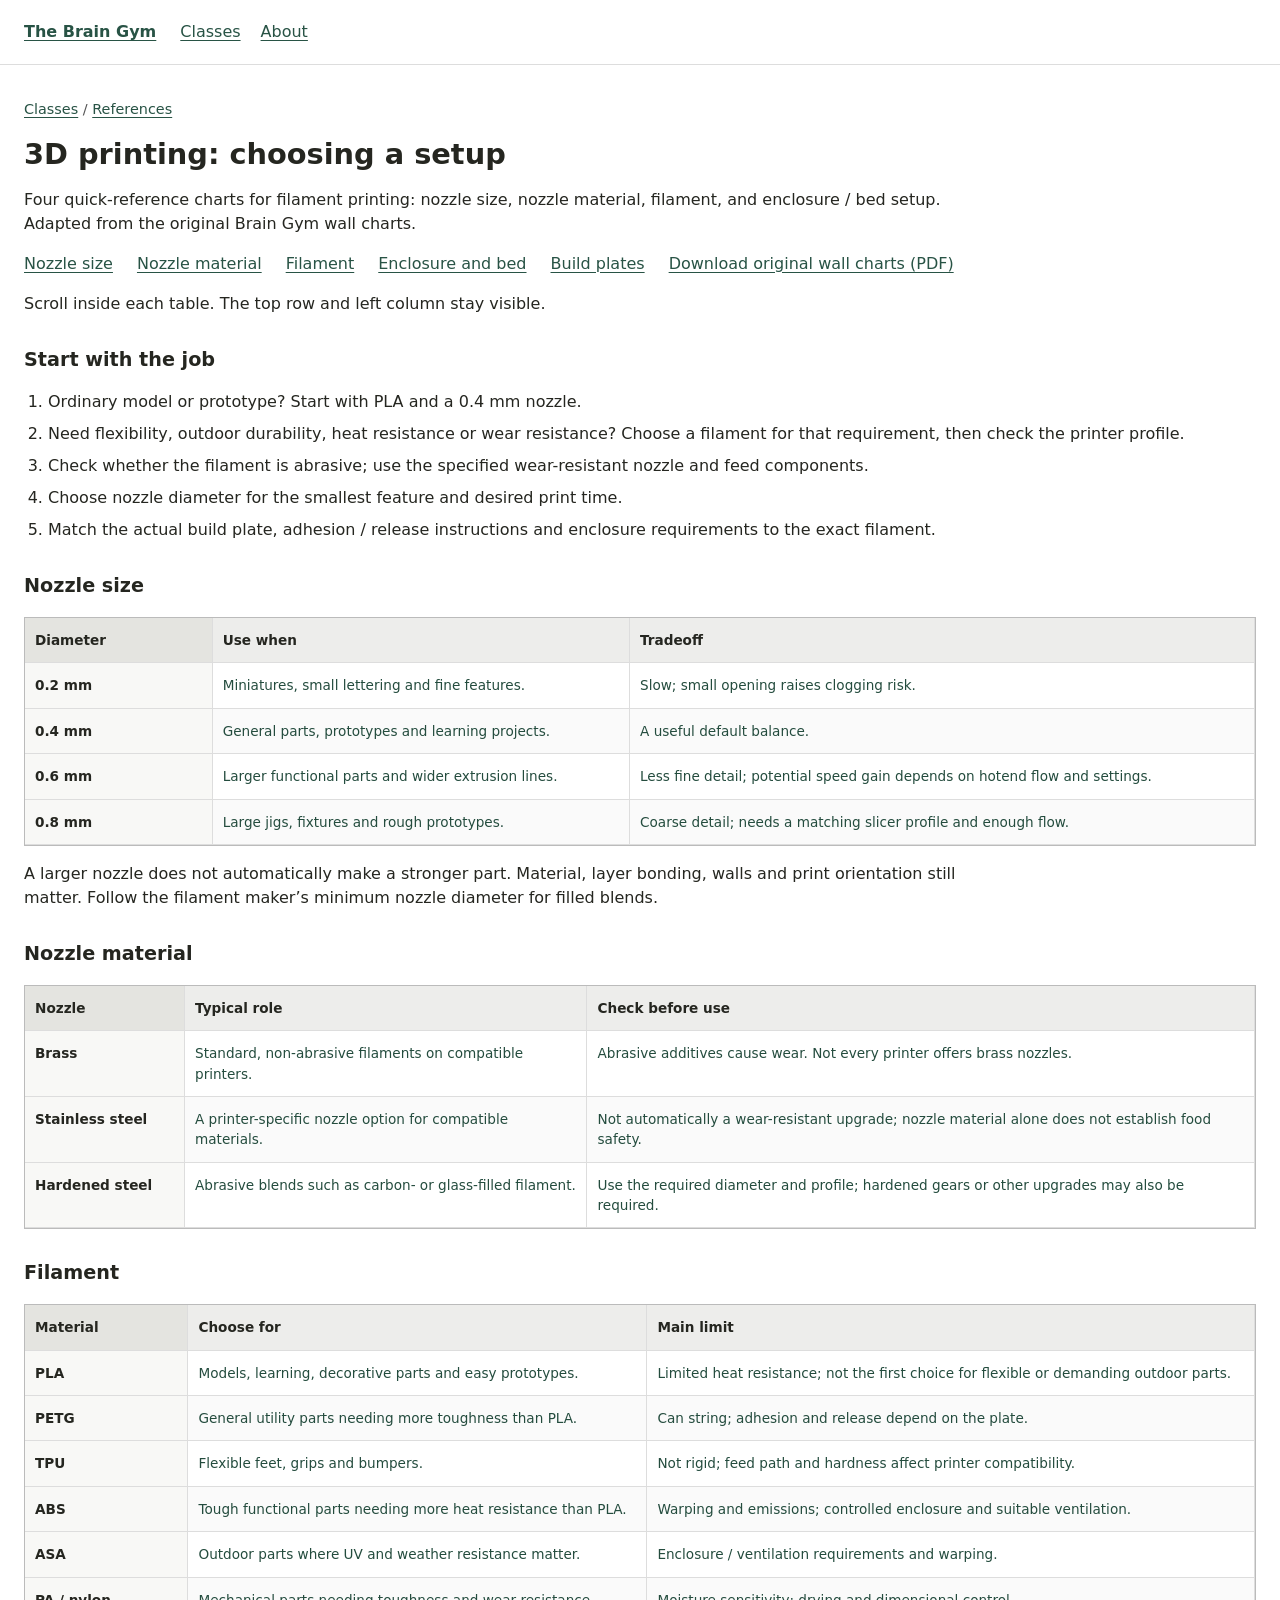
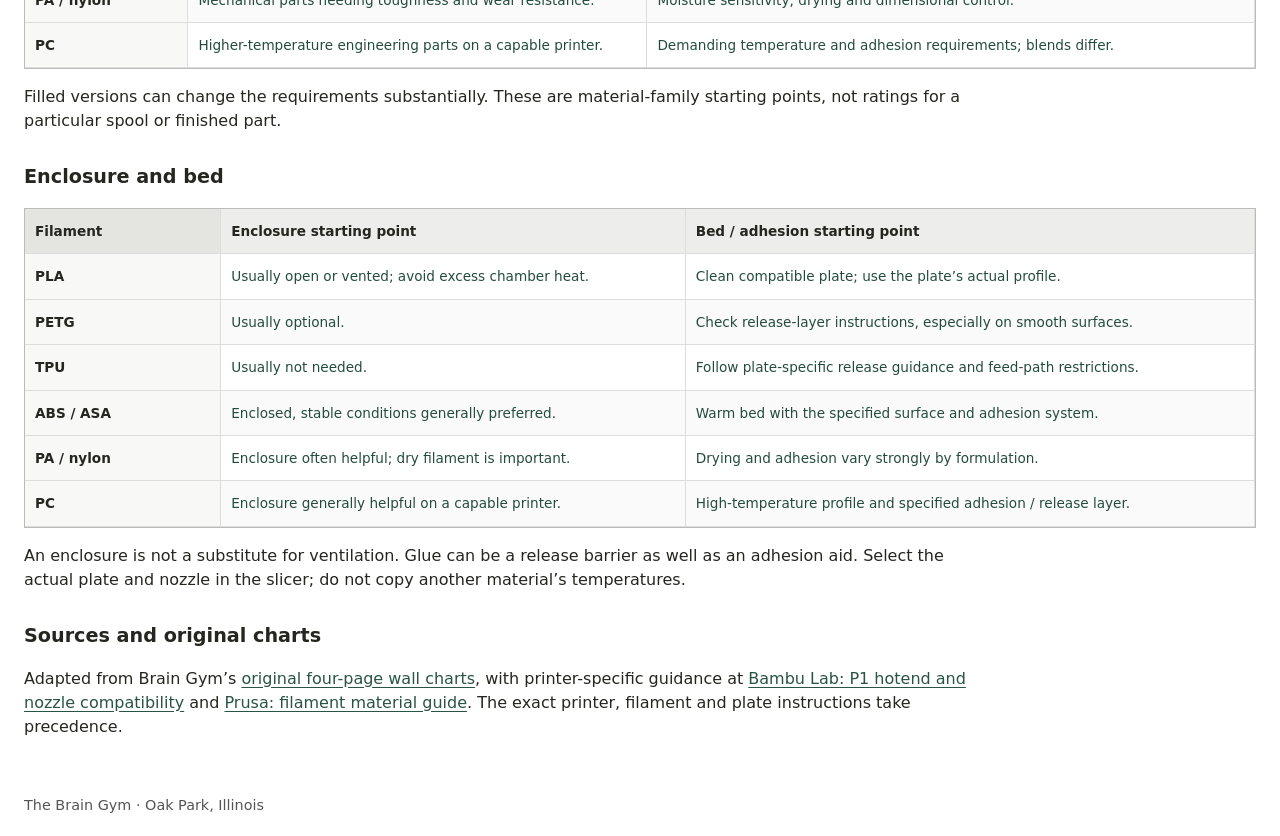
<file: visual-dictionary/3d-printing.html>
<!doctype html><html lang="en"><head><meta charset="utf-8"><meta name="viewport" content="width=device-width,initial-scale=1"><title>3D printing: choosing a setup | The Brain Gym</title><style>*{box-sizing:border-box}body{margin:0;color:#252620;background:#fff;font:16px/1.5 system-ui,sans-serif}header,main,footer{max-width:1440px;margin:auto;padding:20px 24px}header{border-bottom:1px solid #ddd;display:flex;gap:24px;align-items:center}a{color:#285345;text-underline-offset:3px}header>a{font-weight:700}nav{display:flex;gap:20px}h1{font-size:1.8rem;line-height:1.2;margin:16px 0}h2{font-size:1.2rem;margin-top:30px}p{max-width:95ch}.crumb,footer{font-size:.9rem;color:#555}.table-wrap{overflow:auto;max-height:72vh;border:1px solid #bbb;isolation:isolate;overscroll-behavior:contain}table{border-collapse:separate;border-spacing:0;font-size:.85rem;min-width:1840px;width:100%}th,td{border-right:1px solid #ddd;border-bottom:1px solid #ddd;padding:12px 10px;text-align:center;vertical-align:top}thead th{position:sticky;top:0;z-index:3;background:#ededeb;min-width:110px}tbody th{position:sticky;left:0;z-index:2;background:#f8f8f6;text-align:left;min-width:235px;max-width:235px}thead th:first-child{left:0;z-index:4;min-width:235px;background:#e4e4e0;text-align:left}tbody tr:nth-child(even) td{background:#fafafa}small{display:block;font-weight:400;color:#555}td{color:#244c3e}td.empty{color:#777}li{margin-bottom:12px;scroll-margin-top:20px}.notes{max-width:105ch}.table-wrap:focus{outline:3px solid #285345;outline-offset:3px}@media(max-width:600px){header,main,footer{padding:16px}h1{font-size:1.5rem}tbody th,thead th:first-child{min-width:170px;max-width:170px}th,td{padding:10px 8px}.table-wrap{max-height:70vh}}@media print{@page{size:landscape;margin:10mm}header,footer,.scroll-tip{display:none}main{padding:0}table{min-width:0;font-size:7pt}th,td{padding:4px;min-width:0!important;max-width:none!important}.table-wrap{overflow:visible;max-height:none;border:0}thead th,tbody th{position:static}thead{display:table-header-group}tr{break-inside:avoid}.notes{font-size:9pt}}table{min-width:760px}th,td{text-align:left}thead th:first-child,tbody th{min-width:160px;max-width:210px}.links{display:flex;flex-wrap:wrap;gap:12px 24px}section{margin-top:30px}.decision{padding-left:24px}.decision li{margin:8px 0}@media print{table{min-width:0}.links{display:none}}</style></head><body><header><a href="../index.html">The Brain Gym</a><nav aria-label="Main navigation"><a href="../classes.html">Classes</a><a href="../about.html">About</a></nav></header><main><p class="crumb"><a href="../classes.html">Classes</a> / <a href="index.html">References</a></p><h1>3D printing: choosing a setup</h1><p>Four quick-reference charts for filament printing: nozzle size, nozzle material, filament, and enclosure / bed setup. Adapted from the original Brain Gym wall charts.</p><p class="links"><a href="#size">Nozzle size</a><a href="#material">Nozzle material</a><a href="#filament">Filament</a><a href="#enclosure">Enclosure and bed</a><a href="build-plates.html">Build plates</a><a href="downloads/3d-printing-wall-charts.pdf" download>Download original wall charts (PDF)</a></p><p class="scroll-tip">Scroll inside each table. The top row and left column stay visible.</p><h2>Start with the job</h2><ol class="decision"><li>Ordinary model or prototype? Start with PLA and a 0.4 mm nozzle.</li><li>Need flexibility, outdoor durability, heat resistance or wear resistance? Choose a filament for that requirement, then check the printer profile.</li><li>Check whether the filament is abrasive; use the specified wear-resistant nozzle and feed components.</li><li>Choose nozzle diameter for the smallest feature and desired print time.</li><li>Match the actual build plate, adhesion / release instructions and enclosure requirements to the exact filament.</li></ol><section id="size"><h2>Nozzle size</h2><div class="table-wrap" tabindex="0" role="region" aria-label="Nozzle size"><table><thead><tr><th scope="col">Diameter</th><th scope="col">Use when</th><th scope="col">Tradeoff</th></tr></thead><tbody><tr><th scope="row">0.2 mm</th><td>Miniatures, small lettering and fine features.</td><td>Slow; small opening raises clogging risk.</td></tr><tr><th scope="row">0.4 mm</th><td>General parts, prototypes and learning projects.</td><td>A useful default balance.</td></tr><tr><th scope="row">0.6 mm</th><td>Larger functional parts and wider extrusion lines.</td><td>Less fine detail; potential speed gain depends on hotend flow and settings.</td></tr><tr><th scope="row">0.8 mm</th><td>Large jigs, fixtures and rough prototypes.</td><td>Coarse detail; needs a matching slicer profile and enough flow.</td></tr></tbody></table></div></section><p>A larger nozzle does not automatically make a stronger part. Material, layer bonding, walls and print orientation still matter. Follow the filament maker’s minimum nozzle diameter for filled blends.</p><section id="material"><h2>Nozzle material</h2><div class="table-wrap" tabindex="0" role="region" aria-label="Nozzle material"><table><thead><tr><th scope="col">Nozzle</th><th scope="col">Typical role</th><th scope="col">Check before use</th></tr></thead><tbody><tr><th scope="row">Brass</th><td>Standard, non-abrasive filaments on compatible printers.</td><td>Abrasive additives cause wear. Not every printer offers brass nozzles.</td></tr><tr><th scope="row">Stainless steel</th><td>A printer-specific nozzle option for compatible materials.</td><td>Not automatically a wear-resistant upgrade; nozzle material alone does not establish food safety.</td></tr><tr><th scope="row">Hardened steel</th><td>Abrasive blends such as carbon- or glass-filled filament.</td><td>Use the required diameter and profile; hardened gears or other upgrades may also be required.</td></tr></tbody></table></div></section><section id="filament"><h2>Filament</h2><div class="table-wrap" tabindex="0" role="region" aria-label="Filament"><table><thead><tr><th scope="col">Material</th><th scope="col">Choose for</th><th scope="col">Main limit</th></tr></thead><tbody><tr><th scope="row">PLA</th><td>Models, learning, decorative parts and easy prototypes.</td><td>Limited heat resistance; not the first choice for flexible or demanding outdoor parts.</td></tr><tr><th scope="row">PETG</th><td>General utility parts needing more toughness than PLA.</td><td>Can string; adhesion and release depend on the plate.</td></tr><tr><th scope="row">TPU</th><td>Flexible feet, grips and bumpers.</td><td>Not rigid; feed path and hardness affect printer compatibility.</td></tr><tr><th scope="row">ABS</th><td>Tough functional parts needing more heat resistance than PLA.</td><td>Warping and emissions; controlled enclosure and suitable ventilation.</td></tr><tr><th scope="row">ASA</th><td>Outdoor parts where UV and weather resistance matter.</td><td>Enclosure / ventilation requirements and warping.</td></tr><tr><th scope="row">PA / nylon</th><td>Mechanical parts needing toughness and wear resistance.</td><td>Moisture sensitivity; drying and dimensional control.</td></tr><tr><th scope="row">PC</th><td>Higher-temperature engineering parts on a capable printer.</td><td>Demanding temperature and adhesion requirements; blends differ.</td></tr></tbody></table></div></section><p>Filled versions can change the requirements substantially. These are material-family starting points, not ratings for a particular spool or finished part.</p><section id="enclosure"><h2>Enclosure and bed</h2><div class="table-wrap" tabindex="0" role="region" aria-label="Enclosure and bed"><table><thead><tr><th scope="col">Filament</th><th scope="col">Enclosure starting point</th><th scope="col">Bed / adhesion starting point</th></tr></thead><tbody><tr><th scope="row">PLA</th><td>Usually open or vented; avoid excess chamber heat.</td><td>Clean compatible plate; use the plate’s actual profile.</td></tr><tr><th scope="row">PETG</th><td>Usually optional.</td><td>Check release-layer instructions, especially on smooth surfaces.</td></tr><tr><th scope="row">TPU</th><td>Usually not needed.</td><td>Follow plate-specific release guidance and feed-path restrictions.</td></tr><tr><th scope="row">ABS / ASA</th><td>Enclosed, stable conditions generally preferred.</td><td>Warm bed with the specified surface and adhesion system.</td></tr><tr><th scope="row">PA / nylon</th><td>Enclosure often helpful; dry filament is important.</td><td>Drying and adhesion vary strongly by formulation.</td></tr><tr><th scope="row">PC</th><td>Enclosure generally helpful on a capable printer.</td><td>High-temperature profile and specified adhesion / release layer.</td></tr></tbody></table></div></section><p>An enclosure is not a substitute for ventilation. Glue can be a release barrier as well as an adhesion aid. Select the actual plate and nozzle in the slicer; do not copy another material’s temperatures.</p><section><h2>Sources and original charts</h2><p>Adapted from Brain Gym’s <a href="downloads/3d-printing-wall-charts.pdf">original four-page wall charts</a>, with printer-specific guidance at <a href="https://us.store.bambulab.com/products/bambu-hotend-p1-series">Bambu Lab: P1 hotend and nozzle compatibility</a> and <a href="https://help.prusa3d.com/filament-material-guide">Prusa: filament material guide</a>. The exact printer, filament and plate instructions take precedence.</p></section></main><footer>The Brain Gym · Oak Park, Illinois</footer></body></html>
</file>
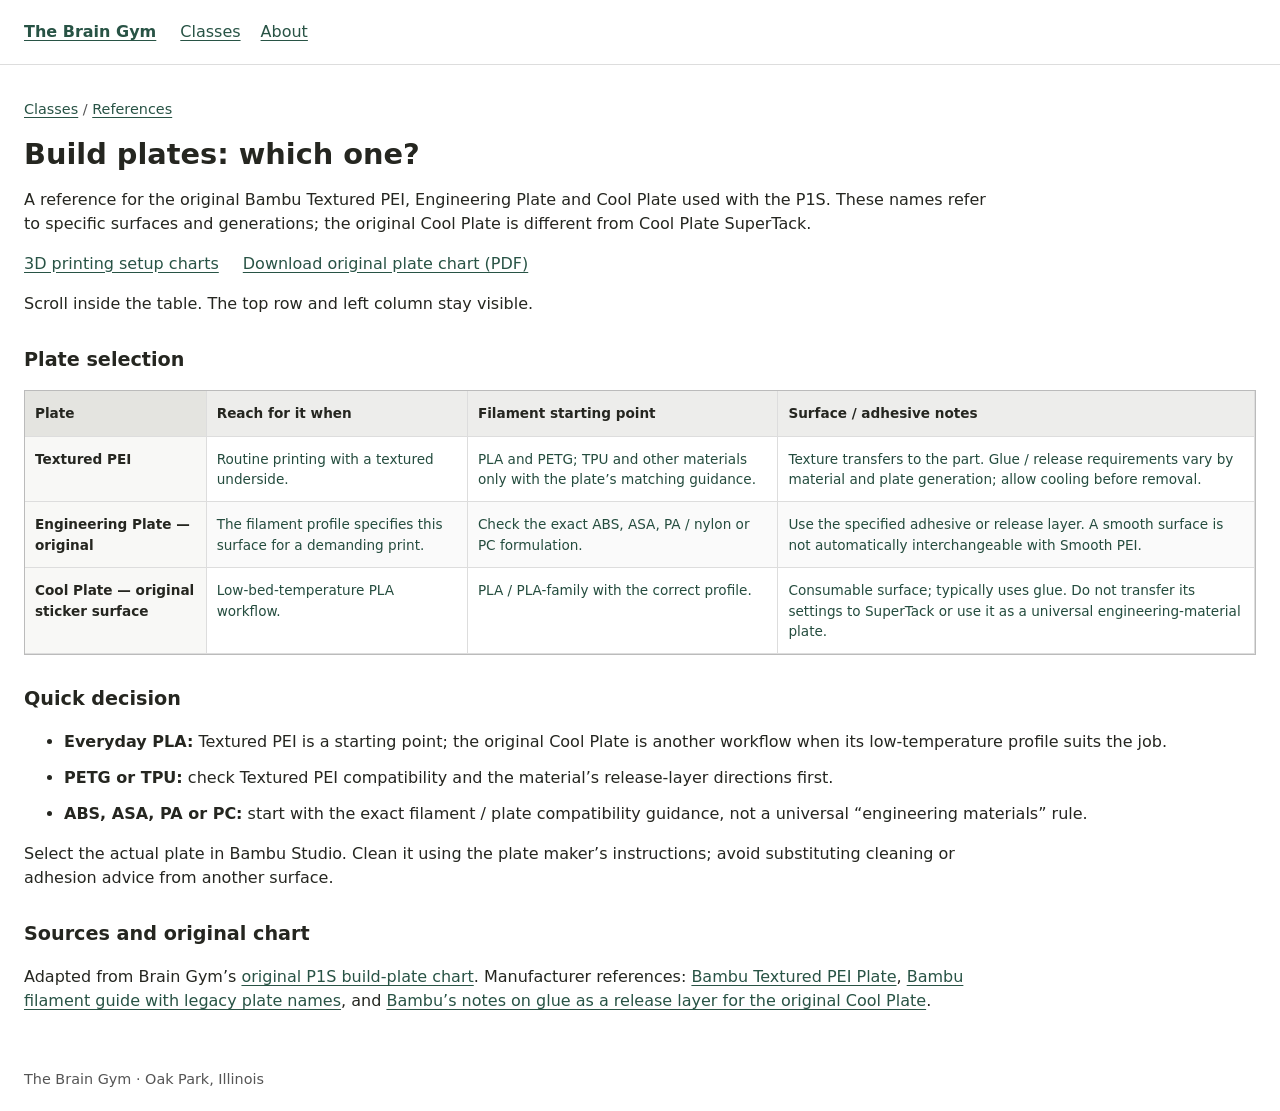
<file: visual-dictionary/build-plates.html>
<!doctype html><html lang="en"><head><meta charset="utf-8"><meta name="viewport" content="width=device-width,initial-scale=1"><title>Build plates: which one? | The Brain Gym</title><style>*{box-sizing:border-box}body{margin:0;color:#252620;background:#fff;font:16px/1.5 system-ui,sans-serif}header,main,footer{max-width:1440px;margin:auto;padding:20px 24px}header{border-bottom:1px solid #ddd;display:flex;gap:24px;align-items:center}a{color:#285345;text-underline-offset:3px}header>a{font-weight:700}nav{display:flex;gap:20px}h1{font-size:1.8rem;line-height:1.2;margin:16px 0}h2{font-size:1.2rem;margin-top:30px}p{max-width:95ch}.crumb,footer{font-size:.9rem;color:#555}.table-wrap{overflow:auto;max-height:72vh;border:1px solid #bbb;isolation:isolate;overscroll-behavior:contain}table{border-collapse:separate;border-spacing:0;font-size:.85rem;min-width:1840px;width:100%}th,td{border-right:1px solid #ddd;border-bottom:1px solid #ddd;padding:12px 10px;text-align:center;vertical-align:top}thead th{position:sticky;top:0;z-index:3;background:#ededeb;min-width:110px}tbody th{position:sticky;left:0;z-index:2;background:#f8f8f6;text-align:left;min-width:235px;max-width:235px}thead th:first-child{left:0;z-index:4;min-width:235px;background:#e4e4e0;text-align:left}tbody tr:nth-child(even) td{background:#fafafa}small{display:block;font-weight:400;color:#555}td{color:#244c3e}td.empty{color:#777}li{margin-bottom:12px;scroll-margin-top:20px}.notes{max-width:105ch}.table-wrap:focus{outline:3px solid #285345;outline-offset:3px}@media(max-width:600px){header,main,footer{padding:16px}h1{font-size:1.5rem}tbody th,thead th:first-child{min-width:170px;max-width:170px}th,td{padding:10px 8px}.table-wrap{max-height:70vh}}@media print{@page{size:landscape;margin:10mm}header,footer,.scroll-tip{display:none}main{padding:0}table{min-width:0;font-size:7pt}th,td{padding:4px;min-width:0!important;max-width:none!important}.table-wrap{overflow:visible;max-height:none;border:0}thead th,tbody th{position:static}thead{display:table-header-group}tr{break-inside:avoid}.notes{font-size:9pt}}table{min-width:760px}th,td{text-align:left}thead th:first-child,tbody th{min-width:160px;max-width:210px}.links{display:flex;flex-wrap:wrap;gap:12px 24px}section{margin-top:30px}.decision{padding-left:24px}.decision li{margin:8px 0}@media print{table{min-width:0}.links{display:none}}</style></head><body><header><a href="../index.html">The Brain Gym</a><nav aria-label="Main navigation"><a href="../classes.html">Classes</a><a href="../about.html">About</a></nav></header><main><p class="crumb"><a href="../classes.html">Classes</a> / <a href="index.html">References</a></p><h1>Build plates: which one?</h1><p>A reference for the original Bambu Textured PEI, Engineering Plate and Cool Plate used with the P1S. These names refer to specific surfaces and generations; the original Cool Plate is different from Cool Plate SuperTack.</p><p class="links"><a href="3d-printing.html">3D printing setup charts</a><a href="downloads/p1s-build-plate-chart.pdf" download>Download original plate chart (PDF)</a></p><p class="scroll-tip">Scroll inside the table. The top row and left column stay visible.</p><section id="plates"><h2>Plate selection</h2><div class="table-wrap" tabindex="0" role="region" aria-label="Plate selection"><table><thead><tr><th scope="col">Plate</th><th scope="col">Reach for it when</th><th scope="col">Filament starting point</th><th scope="col">Surface / adhesive notes</th></tr></thead><tbody><tr><th scope="row">Textured PEI</th><td>Routine printing with a textured underside.</td><td>PLA and PETG; TPU and other materials only with the plate’s matching guidance.</td><td>Texture transfers to the part. Glue / release requirements vary by material and plate generation; allow cooling before removal.</td></tr><tr><th scope="row">Engineering Plate — original</th><td>The filament profile specifies this surface for a demanding print.</td><td>Check the exact ABS, ASA, PA / nylon or PC formulation.</td><td>Use the specified adhesive or release layer. A smooth surface is not automatically interchangeable with Smooth PEI.</td></tr><tr><th scope="row">Cool Plate — original sticker surface</th><td>Low-bed-temperature PLA workflow.</td><td>PLA / PLA-family with the correct profile.</td><td>Consumable surface; typically uses glue. Do not transfer its settings to SuperTack or use it as a universal engineering-material plate.</td></tr></tbody></table></div></section><h2>Quick decision</h2><ul><li><strong>Everyday PLA:</strong> Textured PEI is a starting point; the original Cool Plate is another workflow when its low-temperature profile suits the job.</li><li><strong>PETG or TPU:</strong> check Textured PEI compatibility and the material’s release-layer directions first.</li><li><strong>ABS, ASA, PA or PC:</strong> start with the exact filament / plate compatibility guidance, not a universal “engineering materials” rule.</li></ul><p>Select the actual plate in Bambu Studio. Clean it using the plate maker’s instructions; avoid substituting cleaning or adhesion advice from another surface.</p><section><h2>Sources and original chart</h2><p>Adapted from Brain Gym’s <a href="downloads/p1s-build-plate-chart.pdf">original P1S build-plate chart</a>. Manufacturer references: <a href="https://us.store.bambulab.com/products/bambu-textured-pei-plate">Bambu Textured PEI Plate</a>, <a href="https://cdn1.bambulab.com/filament/FilamentGuide-EN-2.pdf">Bambu filament guide with legacy plate names</a>, and <a href="https://blog.bambulab.com/quality-assurance-and-operations-update/">Bambu’s notes on glue as a release layer for the original Cool Plate</a>.</p></section></main><footer>The Brain Gym · Oak Park, Illinois</footer></body></html>
</file>
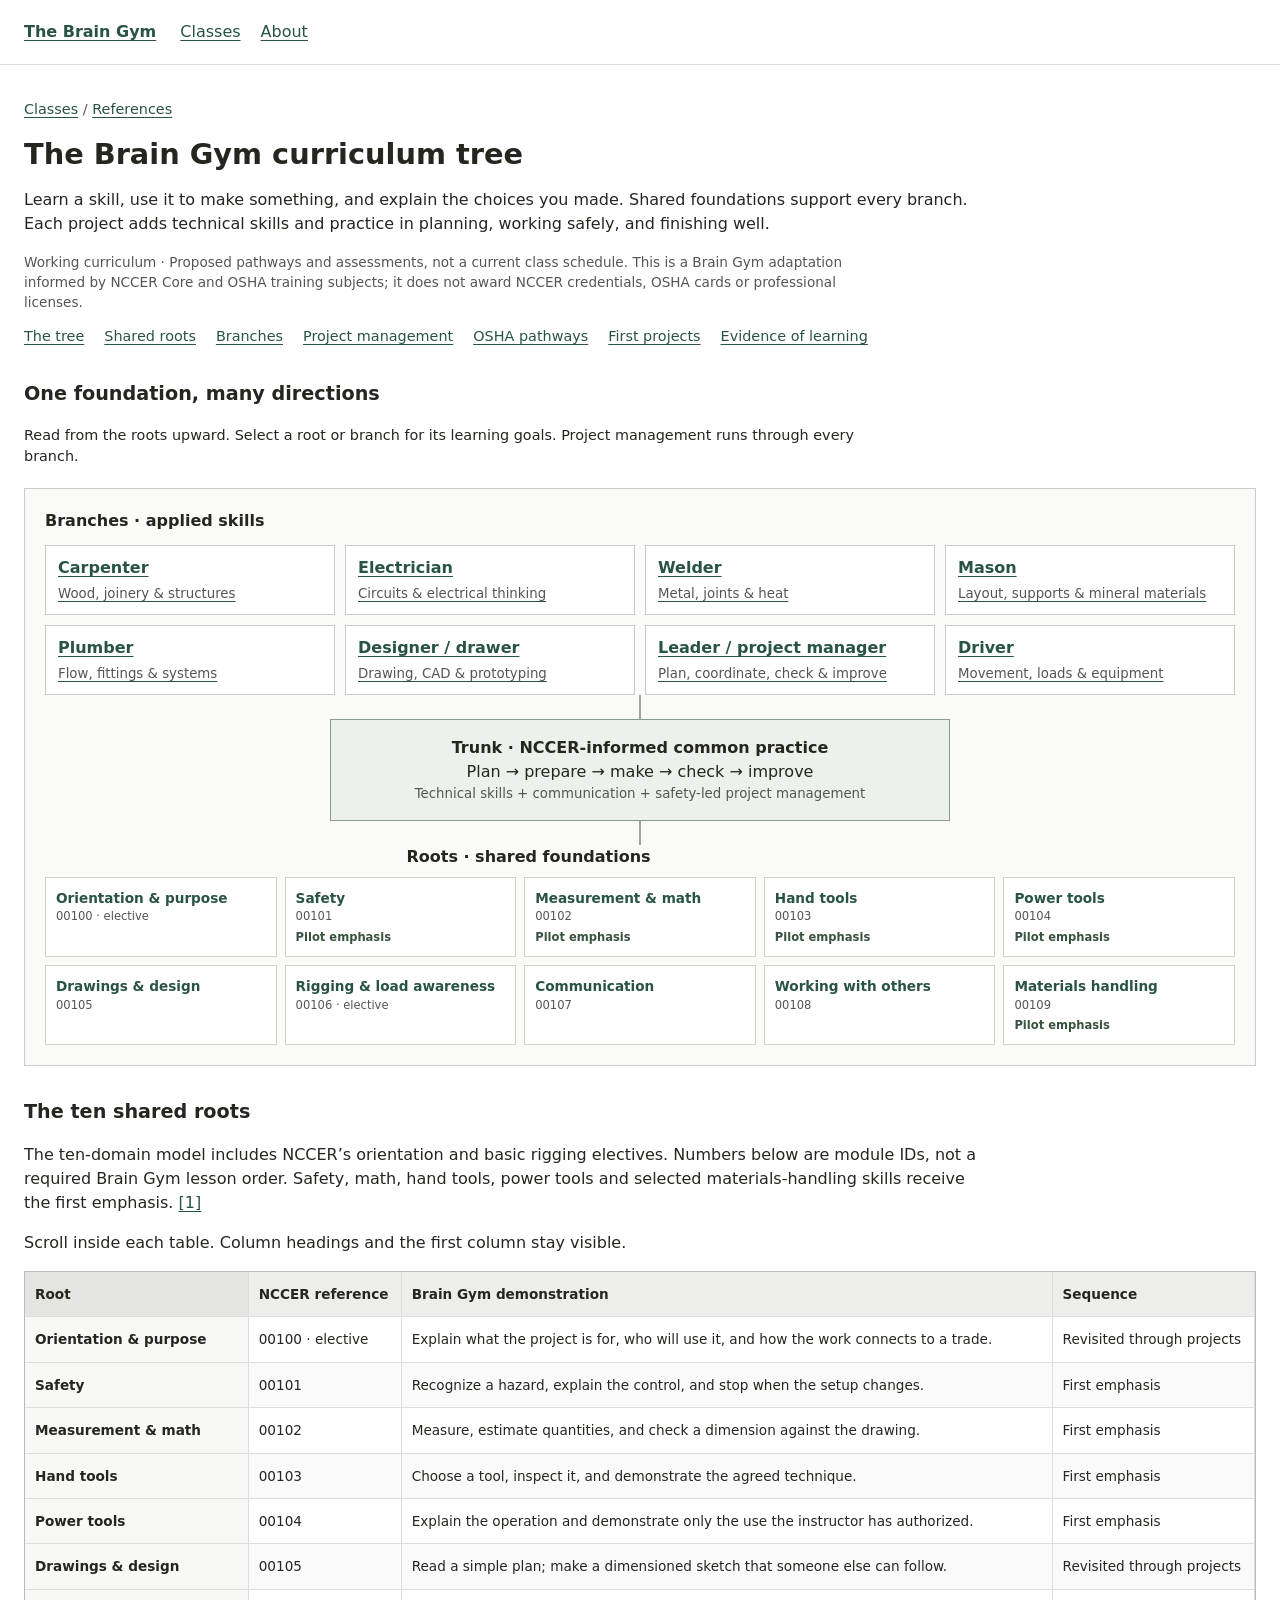
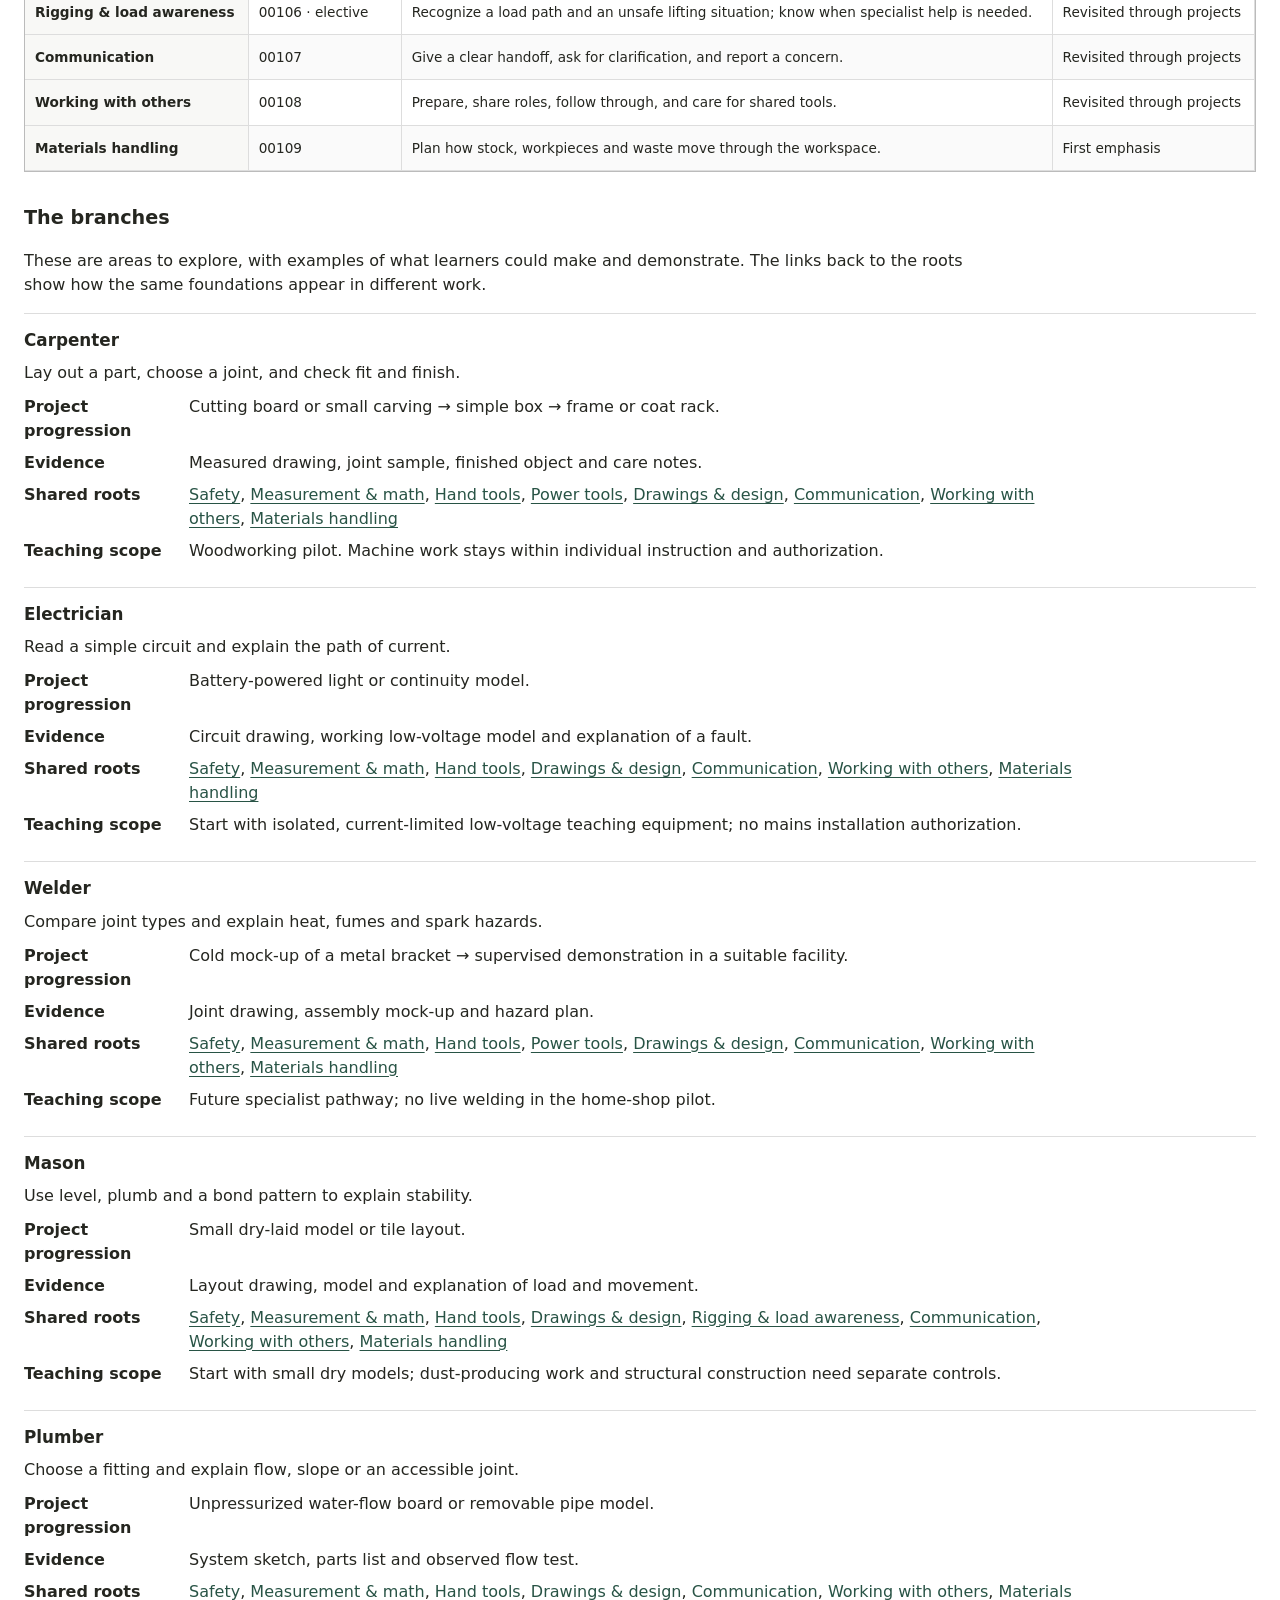
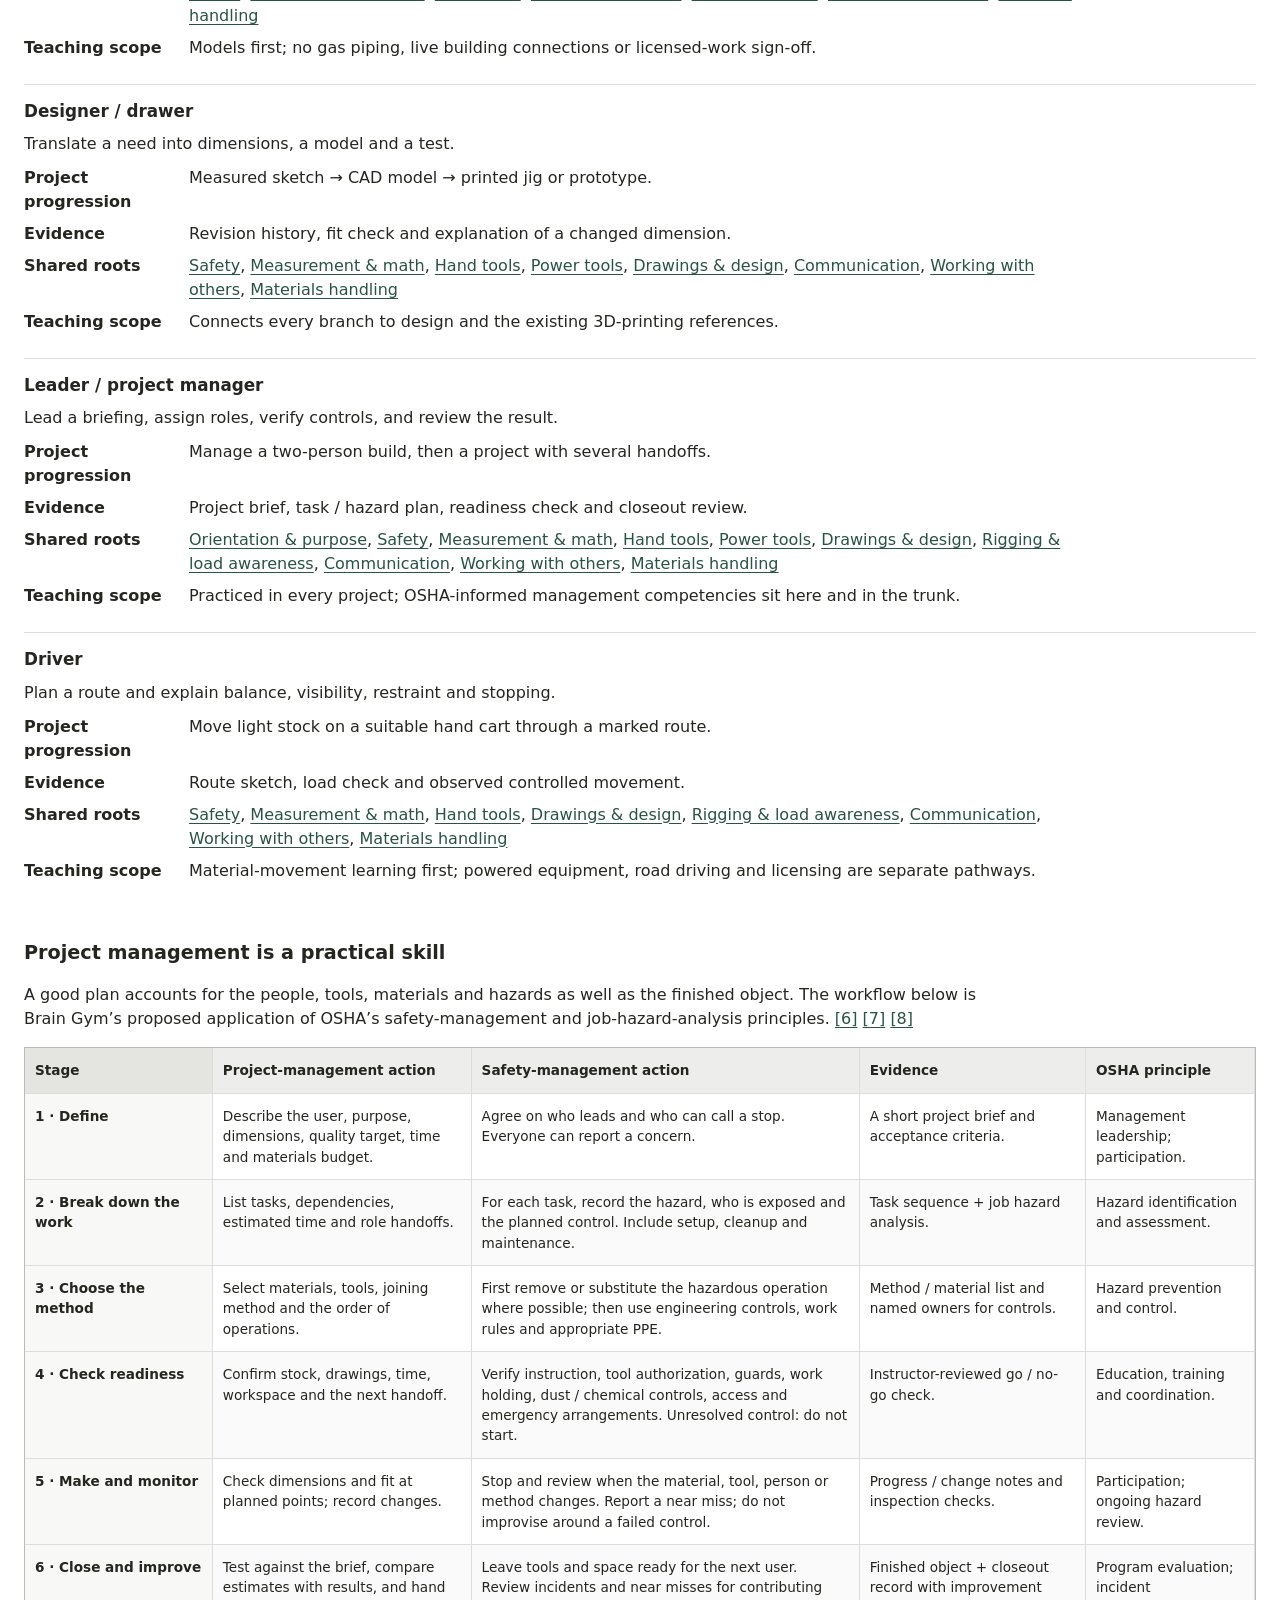
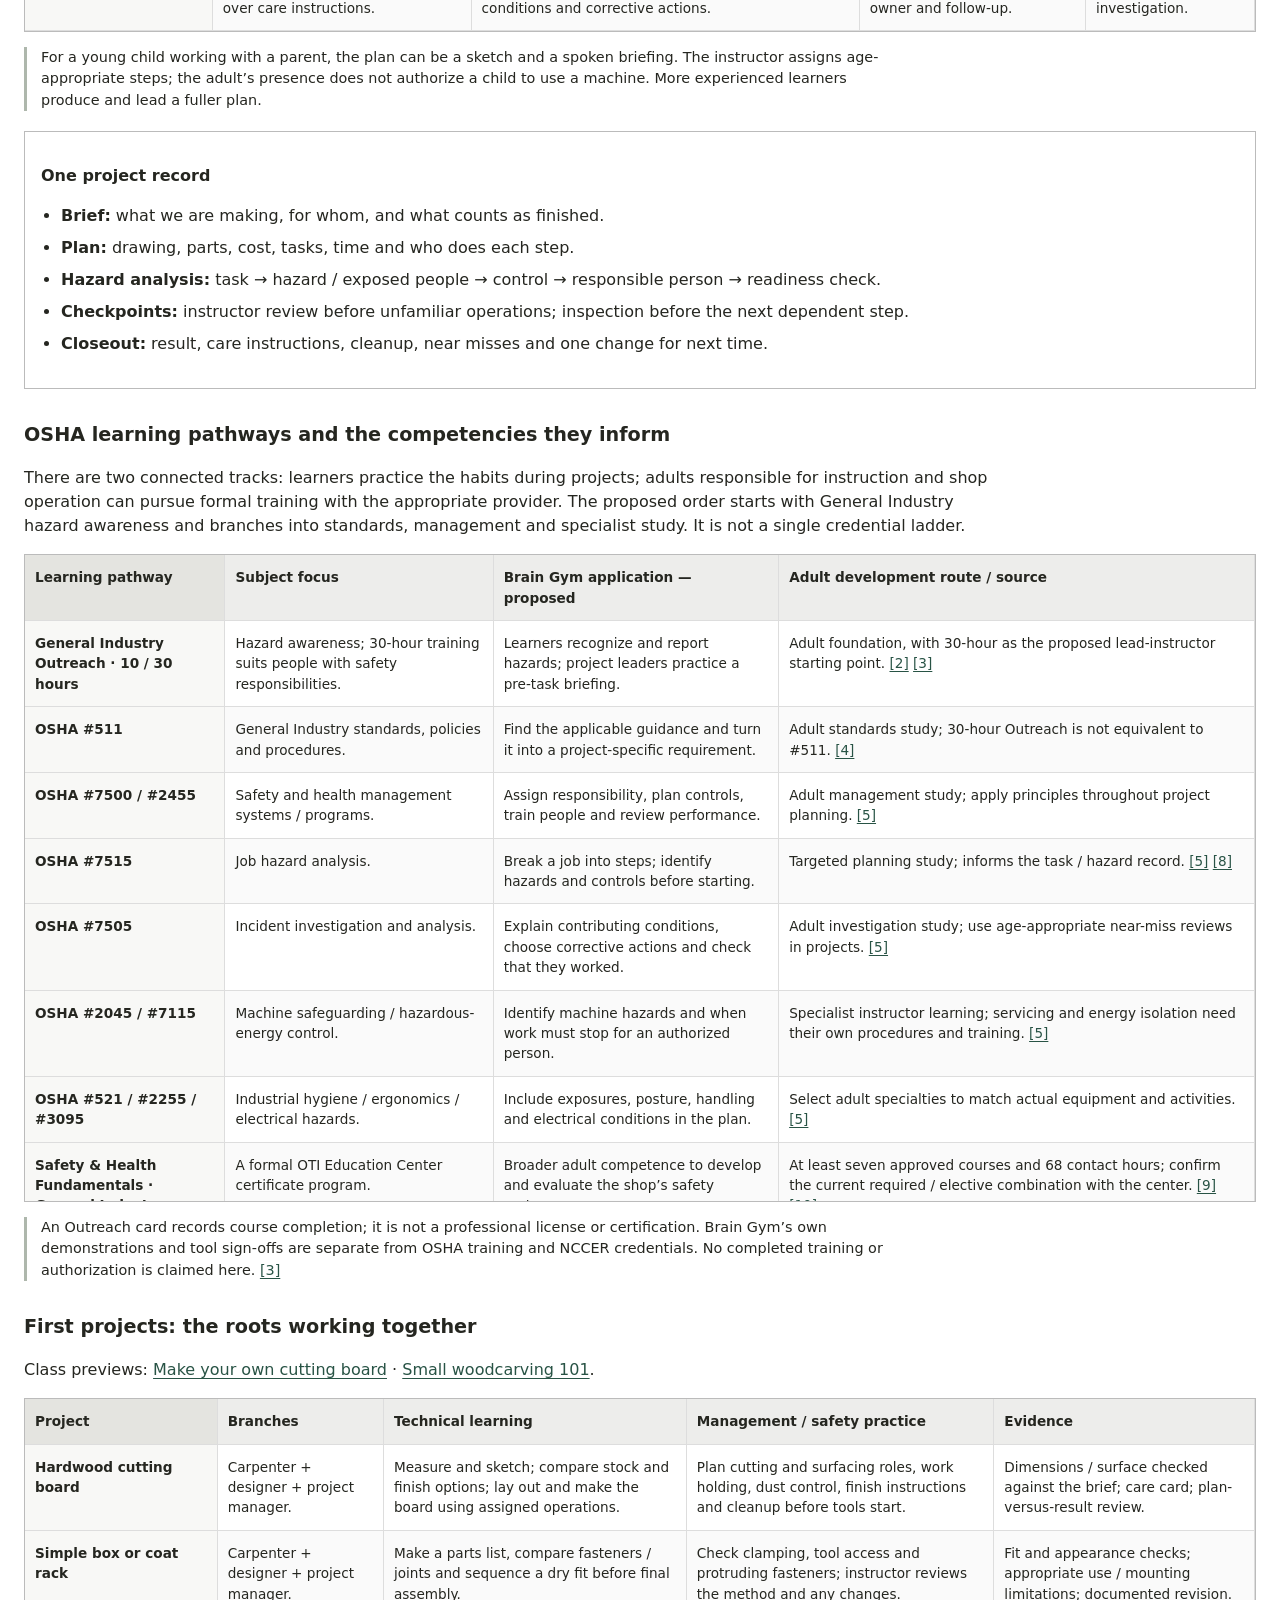
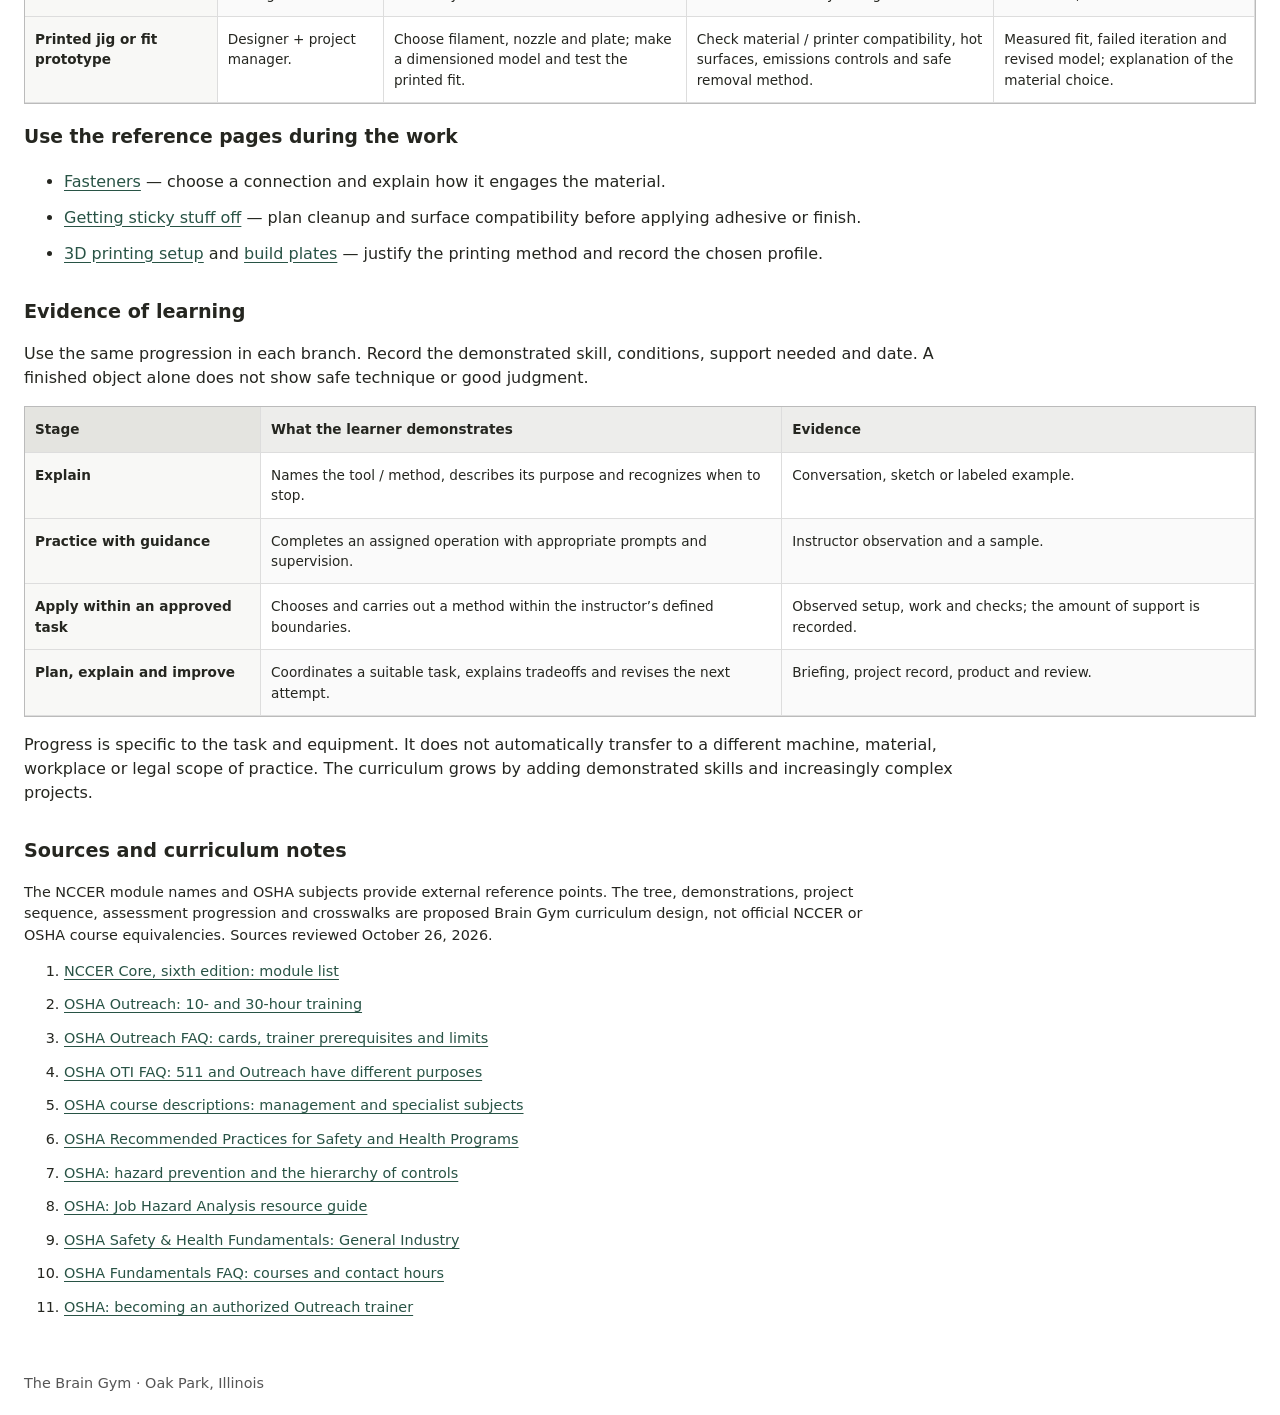
<file: visual-dictionary/curriculum-tree.html>
<!doctype html><html lang="en"><head><meta charset="utf-8"><meta name="viewport" content="width=device-width,initial-scale=1"><meta name="description" content="Brain Gym curriculum tree: shared foundations, eight applied pathways, and safety-led project management informed by NCCER and OSHA."><title>Curriculum tree | The Brain Gym</title><style>*{box-sizing:border-box}body{margin:0;color:#252620;background:#fff;font:16px/1.5 system-ui,sans-serif}header,main,footer{max-width:1440px;margin:auto;padding:20px 24px}header{border-bottom:1px solid #ddd;display:flex;gap:24px;align-items:center}a{color:#285345;text-underline-offset:3px}header>a{font-weight:700}nav{display:flex;gap:20px}h1{font-size:1.8rem;line-height:1.2;margin:16px 0}h2{font-size:1.2rem;margin-top:30px}p{max-width:95ch}.crumb,footer{font-size:.9rem;color:#555}.table-wrap{overflow:auto;max-height:72vh;border:1px solid #bbb;isolation:isolate;overscroll-behavior:contain}table{border-collapse:separate;border-spacing:0;font-size:.85rem;min-width:1840px;width:100%}th,td{border-right:1px solid #ddd;border-bottom:1px solid #ddd;padding:12px 10px;text-align:center;vertical-align:top}thead th{position:sticky;top:0;z-index:3;background:#ededeb;min-width:110px}tbody th{position:sticky;left:0;z-index:2;background:#f8f8f6;text-align:left;min-width:235px;max-width:235px}thead th:first-child{left:0;z-index:4;min-width:235px;background:#e4e4e0;text-align:left}tbody tr:nth-child(even) td{background:#fafafa}small{display:block;font-weight:400;color:#555}td{color:#244c3e}td.empty{color:#777}li{margin-bottom:12px;scroll-margin-top:20px}.notes{max-width:105ch}.table-wrap:focus{outline:3px solid #285345;outline-offset:3px}@media(max-width:600px){header,main,footer{padding:16px}h1{font-size:1.5rem}tbody th,thead th:first-child{min-width:170px;max-width:170px}th,td{padding:10px 8px}.table-wrap{max-height:70vh}}@media print{@page{size:landscape;margin:10mm}header,footer,.scroll-tip{display:none}main{padding:0}table{min-width:0;font-size:7pt}th,td{padding:4px;min-width:0!important;max-width:none!important}.table-wrap{overflow:visible;max-height:none;border:0}thead th,tbody th{position:static}thead{display:table-header-group}tr{break-inside:avoid}.notes{font-size:9pt}}table{min-width:900px}th,td{text-align:left}thead th:first-child,tbody th{min-width:180px;max-width:240px}td{color:inherit}.jump{display:flex;flex-wrap:wrap;gap:10px 20px;font-size:.9rem}.tree{border:1px solid #ccc;padding:20px;margin:20px 0;background:#fafaf8}.branch-grid{display:grid;grid-template-columns:repeat(4,minmax(0,1fr));gap:10px}.branch-grid a{display:block;padding:12px;background:white;border:1px solid #c5cbc6;line-height:1.3}.branch-grid small{margin-top:6px}.stem{width:2px;height:24px;margin:auto;background:#9ba79e}.trunk{max-width:620px;border:1px solid #899b8e;padding:16px;margin:auto;background:#edf1eb;text-align:center}.roots{display:grid;grid-template-columns:repeat(5,minmax(0,1fr));gap:8px}.roots a{border:1px solid #d1d2cb;background:white;padding:10px;font-size:.85rem;text-decoration:none}.roots a small{font-size:.72rem}.tree h2{margin:0 0 12px;font-size:1rem}.root-label{margin:0 0 8px;text-align:center}.status{font-size:.85rem;color:#555}.pathway{border-top:1px solid #ddd;padding:14px 0;scroll-margin-top:12px}.pathway h3{font-size:1.05rem;margin:0 0 8px}.pathway p{margin:8px 0}.pathway dl{display:grid;grid-template-columns:150px minmax(0,1fr);gap:8px 15px;margin:10px 0}.pathway dt{font-weight:600}.pathway dd{margin:0;max-width:88ch}.roots a:hover,.branch-grid a:hover{background:#edf1eb}.roots a:focus-visible,.branch-grid a:focus-visible{outline:3px solid #285345;outline-offset:2px}.root-id{font-variant-numeric:tabular-nums}.phase{font-weight:600}.note{border-left:3px solid #aeb7ac;padding-left:14px;font-size:.9rem}.record{border:1px solid #bbb;padding:16px;margin:20px 0}.record ul{padding-left:20px}.record li{margin:8px 0}.record h3{font-size:1rem}.list-tight li{margin-bottom:6px}#sources{font-size:.9rem}section{margin-top:32px}details{margin:16px 0}summary{cursor:pointer;font-weight:600}.tree-intro{font-size:.9rem}.priority{font-size:.72rem;font-weight:600;color:#38533e}.sources{font-size:.82rem}@media(max-width:850px){.branch-grid{grid-template-columns:repeat(2,minmax(0,1fr))}.roots{grid-template-columns:repeat(2,minmax(0,1fr))}.tree{padding:12px}.pathway dl{grid-template-columns:1fr;gap:4px}.pathway dd{margin-bottom:8px}}@media print{.tree{break-inside:avoid}.branch-grid{grid-template-columns:repeat(4,1fr)}.roots{grid-template-columns:repeat(5,1fr)}.pathway{break-inside:avoid}.table-wrap{max-height:none}details>*{display:block!important}table{min-width:0}summary{display:none}.jump{display:none}h1{font-size:22pt}.status{font-size:9pt}}</style></head><body><header><a href="../index.html">The Brain Gym</a><nav aria-label="Main navigation"><a href="../classes.html">Classes</a><a href="../about.html">About</a></nav></header><main><p class="crumb"><a href="../classes.html">Classes</a> / <a href="index.html">References</a></p><h1>The Brain Gym curriculum tree</h1><p>Learn a skill, use it to make something, and explain the choices you made. Shared foundations support every branch. Each project adds technical skills and practice in planning, working safely, and finishing well.</p><p class="status">Working curriculum · Proposed pathways and assessments, not a current class schedule. This is a Brain Gym adaptation informed by NCCER Core and OSHA training subjects; it does not award NCCER credentials, OSHA cards or professional licenses.</p><nav class="jump" aria-label="Page sections"><a href="#tree">The tree</a><a href="#foundations">Shared roots</a><a href="#pathways">Branches</a><a href="#management">Project management</a><a href="#training">OSHA pathways</a><a href="#projects">First projects</a><a href="#assessment">Evidence of learning</a></nav><section id="tree"><h2>One foundation, many directions</h2><p class="tree-intro">Read from the roots upward. Select a root or branch for its learning goals. Project management runs through every branch.</p><div class="tree" aria-label="Curriculum tree: ten shared roots feed NCCER-informed common practice, which supports eight branches"><h2>Branches · applied skills</h2><div class="branch-grid"><a href="#carpenter"><strong>Carpenter</strong><small>Wood, joinery &amp; structures</small></a><a href="#electrician"><strong>Electrician</strong><small>Circuits &amp; electrical thinking</small></a><a href="#welder"><strong>Welder</strong><small>Metal, joints &amp; heat</small></a><a href="#mason"><strong>Mason</strong><small>Layout, supports &amp; mineral materials</small></a><a href="#plumber"><strong>Plumber</strong><small>Flow, fittings &amp; systems</small></a><a href="#designer"><strong>Designer / drawer</strong><small>Drawing, CAD &amp; prototyping</small></a><a href="#leader"><strong>Leader / project manager</strong><small>Plan, coordinate, check &amp; improve</small></a><a href="#driver"><strong>Driver</strong><small>Movement, loads &amp; equipment</small></a></div><div class="stem" aria-hidden="true"></div><div class="trunk"><strong>Trunk · NCCER-informed common practice</strong><br>Plan → prepare → make → check → improve<br><small>Technical skills + communication + safety-led project management</small></div><div class="stem" aria-hidden="true"></div><p class="root-label"><strong>Roots · shared foundations</strong></p><div class="roots"><a href="#r0"><strong>Orientation &amp; purpose</strong><small>00100 · elective</small></a><a href="#r1"><strong>Safety</strong><small>00101</small><span class="priority">Pilot emphasis</span></a><a href="#r2"><strong>Measurement &amp; math</strong><small>00102</small><span class="priority">Pilot emphasis</span></a><a href="#r3"><strong>Hand tools</strong><small>00103</small><span class="priority">Pilot emphasis</span></a><a href="#r4"><strong>Power tools</strong><small>00104</small><span class="priority">Pilot emphasis</span></a><a href="#r5"><strong>Drawings &amp; design</strong><small>00105</small></a><a href="#r6"><strong>Rigging &amp; load awareness</strong><small>00106 · elective</small></a><a href="#r7"><strong>Communication</strong><small>00107</small></a><a href="#r8"><strong>Working with others</strong><small>00108</small></a><a href="#r9"><strong>Materials handling</strong><small>00109</small><span class="priority">Pilot emphasis</span></a></div></div></section><section id="foundations"><h2>The ten shared roots</h2><p>The ten-domain model includes NCCER’s orientation and basic rigging electives. Numbers below are module IDs, not a required Brain Gym lesson order. Safety, math, hand tools, power tools and selected materials-handling skills receive the first emphasis. <a href="#source-1" aria-label="Source 1">[1]</a></p><p class="scroll-tip">Scroll inside each table. Column headings and the first column stay visible.</p><div class="table-wrap" role="region" tabindex="0" aria-label="Shared foundations"><table><thead><tr><th scope="col">Root</th><th scope="col">NCCER reference</th><th scope="col">Brain Gym demonstration</th><th scope="col">Sequence</th></tr></thead><tbody><tr><th scope="row"><span id="r0">Orientation &amp; purpose</span></th><td><span class="root-id">00100 · elective</span></td><td>Explain what the project is for, who will use it, and how the work connects to a trade.</td><td>Revisited through projects</td></tr><tr><th scope="row"><span id="r1">Safety</span></th><td><span class="root-id">00101</span></td><td>Recognize a hazard, explain the control, and stop when the setup changes.</td><td>First emphasis</td></tr><tr><th scope="row"><span id="r2">Measurement &amp; math</span></th><td><span class="root-id">00102</span></td><td>Measure, estimate quantities, and check a dimension against the drawing.</td><td>First emphasis</td></tr><tr><th scope="row"><span id="r3">Hand tools</span></th><td><span class="root-id">00103</span></td><td>Choose a tool, inspect it, and demonstrate the agreed technique.</td><td>First emphasis</td></tr><tr><th scope="row"><span id="r4">Power tools</span></th><td><span class="root-id">00104</span></td><td>Explain the operation and demonstrate only the use the instructor has authorized.</td><td>First emphasis</td></tr><tr><th scope="row"><span id="r5">Drawings &amp; design</span></th><td><span class="root-id">00105</span></td><td>Read a simple plan; make a dimensioned sketch that someone else can follow.</td><td>Revisited through projects</td></tr><tr><th scope="row"><span id="r6">Rigging &amp; load awareness</span></th><td><span class="root-id">00106 · elective</span></td><td>Recognize a load path and an unsafe lifting situation; know when specialist help is needed.</td><td>Revisited through projects</td></tr><tr><th scope="row"><span id="r7">Communication</span></th><td><span class="root-id">00107</span></td><td>Give a clear handoff, ask for clarification, and report a concern.</td><td>Revisited through projects</td></tr><tr><th scope="row"><span id="r8">Working with others</span></th><td><span class="root-id">00108</span></td><td>Prepare, share roles, follow through, and care for shared tools.</td><td>Revisited through projects</td></tr><tr><th scope="row"><span id="r9">Materials handling</span></th><td><span class="root-id">00109</span></td><td>Plan how stock, workpieces and waste move through the workspace.</td><td>First emphasis</td></tr></tbody></table></div></section><section id="pathways"><h2>The branches</h2><p>These are areas to explore, with examples of what learners could make and demonstrate. The links back to the roots show how the same foundations appear in different work.</p><article class="pathway" id="carpenter"><h3>Carpenter</h3><p>Lay out a part, choose a joint, and check fit and finish.</p><dl><dt>Project progression</dt><dd>Cutting board or small carving → simple box → frame or coat rack.</dd><dt>Evidence</dt><dd>Measured drawing, joint sample, finished object and care notes.</dd><dt>Shared roots</dt><dd><a href="#r1">Safety</a>, <a href="#r2">Measurement &amp; math</a>, <a href="#r3">Hand tools</a>, <a href="#r4">Power tools</a>, <a href="#r5">Drawings &amp; design</a>, <a href="#r7">Communication</a>, <a href="#r8">Working with others</a>, <a href="#r9">Materials handling</a></dd><dt>Teaching scope</dt><dd>Woodworking pilot. Machine work stays within individual instruction and authorization.</dd></dl></article><article class="pathway" id="electrician"><h3>Electrician</h3><p>Read a simple circuit and explain the path of current.</p><dl><dt>Project progression</dt><dd>Battery-powered light or continuity model.</dd><dt>Evidence</dt><dd>Circuit drawing, working low-voltage model and explanation of a fault.</dd><dt>Shared roots</dt><dd><a href="#r1">Safety</a>, <a href="#r2">Measurement &amp; math</a>, <a href="#r3">Hand tools</a>, <a href="#r5">Drawings &amp; design</a>, <a href="#r7">Communication</a>, <a href="#r8">Working with others</a>, <a href="#r9">Materials handling</a></dd><dt>Teaching scope</dt><dd>Start with isolated, current-limited low-voltage teaching equipment; no mains installation authorization.</dd></dl></article><article class="pathway" id="welder"><h3>Welder</h3><p>Compare joint types and explain heat, fumes and spark hazards.</p><dl><dt>Project progression</dt><dd>Cold mock-up of a metal bracket → supervised demonstration in a suitable facility.</dd><dt>Evidence</dt><dd>Joint drawing, assembly mock-up and hazard plan.</dd><dt>Shared roots</dt><dd><a href="#r1">Safety</a>, <a href="#r2">Measurement &amp; math</a>, <a href="#r3">Hand tools</a>, <a href="#r4">Power tools</a>, <a href="#r5">Drawings &amp; design</a>, <a href="#r7">Communication</a>, <a href="#r8">Working with others</a>, <a href="#r9">Materials handling</a></dd><dt>Teaching scope</dt><dd>Future specialist pathway; no live welding in the home-shop pilot.</dd></dl></article><article class="pathway" id="mason"><h3>Mason</h3><p>Use level, plumb and a bond pattern to explain stability.</p><dl><dt>Project progression</dt><dd>Small dry-laid model or tile layout.</dd><dt>Evidence</dt><dd>Layout drawing, model and explanation of load and movement.</dd><dt>Shared roots</dt><dd><a href="#r1">Safety</a>, <a href="#r2">Measurement &amp; math</a>, <a href="#r3">Hand tools</a>, <a href="#r5">Drawings &amp; design</a>, <a href="#r6">Rigging &amp; load awareness</a>, <a href="#r7">Communication</a>, <a href="#r8">Working with others</a>, <a href="#r9">Materials handling</a></dd><dt>Teaching scope</dt><dd>Start with small dry models; dust-producing work and structural construction need separate controls.</dd></dl></article><article class="pathway" id="plumber"><h3>Plumber</h3><p>Choose a fitting and explain flow, slope or an accessible joint.</p><dl><dt>Project progression</dt><dd>Unpressurized water-flow board or removable pipe model.</dd><dt>Evidence</dt><dd>System sketch, parts list and observed flow test.</dd><dt>Shared roots</dt><dd><a href="#r1">Safety</a>, <a href="#r2">Measurement &amp; math</a>, <a href="#r3">Hand tools</a>, <a href="#r5">Drawings &amp; design</a>, <a href="#r7">Communication</a>, <a href="#r8">Working with others</a>, <a href="#r9">Materials handling</a></dd><dt>Teaching scope</dt><dd>Models first; no gas piping, live building connections or licensed-work sign-off.</dd></dl></article><article class="pathway" id="designer"><h3>Designer / drawer</h3><p>Translate a need into dimensions, a model and a test.</p><dl><dt>Project progression</dt><dd>Measured sketch → CAD model → printed jig or prototype.</dd><dt>Evidence</dt><dd>Revision history, fit check and explanation of a changed dimension.</dd><dt>Shared roots</dt><dd><a href="#r1">Safety</a>, <a href="#r2">Measurement &amp; math</a>, <a href="#r3">Hand tools</a>, <a href="#r4">Power tools</a>, <a href="#r5">Drawings &amp; design</a>, <a href="#r7">Communication</a>, <a href="#r8">Working with others</a>, <a href="#r9">Materials handling</a></dd><dt>Teaching scope</dt><dd>Connects every branch to design and the existing 3D-printing references.</dd></dl></article><article class="pathway" id="leader"><h3>Leader / project manager</h3><p>Lead a briefing, assign roles, verify controls, and review the result.</p><dl><dt>Project progression</dt><dd>Manage a two-person build, then a project with several handoffs.</dd><dt>Evidence</dt><dd>Project brief, task / hazard plan, readiness check and closeout review.</dd><dt>Shared roots</dt><dd><a href="#r0">Orientation &amp; purpose</a>, <a href="#r1">Safety</a>, <a href="#r2">Measurement &amp; math</a>, <a href="#r3">Hand tools</a>, <a href="#r4">Power tools</a>, <a href="#r5">Drawings &amp; design</a>, <a href="#r6">Rigging &amp; load awareness</a>, <a href="#r7">Communication</a>, <a href="#r8">Working with others</a>, <a href="#r9">Materials handling</a></dd><dt>Teaching scope</dt><dd>Practiced in every project; OSHA-informed management competencies sit here and in the trunk.</dd></dl></article><article class="pathway" id="driver"><h3>Driver</h3><p>Plan a route and explain balance, visibility, restraint and stopping.</p><dl><dt>Project progression</dt><dd>Move light stock on a suitable hand cart through a marked route.</dd><dt>Evidence</dt><dd>Route sketch, load check and observed controlled movement.</dd><dt>Shared roots</dt><dd><a href="#r1">Safety</a>, <a href="#r2">Measurement &amp; math</a>, <a href="#r3">Hand tools</a>, <a href="#r5">Drawings &amp; design</a>, <a href="#r6">Rigging &amp; load awareness</a>, <a href="#r7">Communication</a>, <a href="#r8">Working with others</a>, <a href="#r9">Materials handling</a></dd><dt>Teaching scope</dt><dd>Material-movement learning first; powered equipment, road driving and licensing are separate pathways.</dd></dl></article></section><section id="management"><h2>Project management is a practical skill</h2><p>A good plan accounts for the people, tools, materials and hazards as well as the finished object. The workflow below is Brain Gym’s proposed application of OSHA’s safety-management and job-hazard-analysis principles. <a href="#source-6" aria-label="Source 6">[6]</a> <a href="#source-7" aria-label="Source 7">[7]</a> <a href="#source-8" aria-label="Source 8">[8]</a></p><div class="table-wrap" role="region" tabindex="0" aria-label="Safety-led project workflow"><table><thead><tr><th scope="col">Stage</th><th scope="col">Project-management action</th><th scope="col">Safety-management action</th><th scope="col">Evidence</th><th scope="col">OSHA principle</th></tr></thead><tbody><tr><th scope="row">1 · Define</th><td>Describe the user, purpose, dimensions, quality target, time and materials budget.</td><td>Agree on who leads and who can call a stop. Everyone can report a concern.</td><td>A short project brief and acceptance criteria.</td><td>Management leadership; participation.</td></tr><tr><th scope="row">2 · Break down the work</th><td>List tasks, dependencies, estimated time and role handoffs.</td><td>For each task, record the hazard, who is exposed and the planned control. Include setup, cleanup and maintenance.</td><td>Task sequence + job hazard analysis.</td><td>Hazard identification and assessment.</td></tr><tr><th scope="row">3 · Choose the method</th><td>Select materials, tools, joining method and the order of operations.</td><td>First remove or substitute the hazardous operation where possible; then use engineering controls, work rules and appropriate PPE.</td><td>Method / material list and named owners for controls.</td><td>Hazard prevention and control.</td></tr><tr><th scope="row">4 · Check readiness</th><td>Confirm stock, drawings, time, workspace and the next handoff.</td><td>Verify instruction, tool authorization, guards, work holding, dust / chemical controls, access and emergency arrangements. Unresolved control: do not start.</td><td>Instructor-reviewed go / no-go check.</td><td>Education, training and coordination.</td></tr><tr><th scope="row">5 · Make and monitor</th><td>Check dimensions and fit at planned points; record changes.</td><td>Stop and review when the material, tool, person or method changes. Report a near miss; do not improvise around a failed control.</td><td>Progress / change notes and inspection checks.</td><td>Participation; ongoing hazard review.</td></tr><tr><th scope="row">6 · Close and improve</th><td>Test against the brief, compare estimates with results, and hand over care instructions.</td><td>Leave tools and space ready for the next user. Review incidents and near misses for contributing conditions and corrective actions.</td><td>Finished object + closeout record with improvement owner and follow-up.</td><td>Program evaluation; incident investigation.</td></tr></tbody></table></div><p class="note">For a young child working with a parent, the plan can be a sketch and a spoken briefing. The instructor assigns age-appropriate steps; the adult’s presence does not authorize a child to use a machine. More experienced learners produce and lead a fuller plan.</p><div class="record"><h3>One project record</h3><ul class="list-tight"><li><strong>Brief:</strong> what we are making, for whom, and what counts as finished.</li><li><strong>Plan:</strong> drawing, parts, cost, tasks, time and who does each step.</li><li><strong>Hazard analysis:</strong> task → hazard / exposed people → control → responsible person → readiness check.</li><li><strong>Checkpoints:</strong> instructor review before unfamiliar operations; inspection before the next dependent step.</li><li><strong>Closeout:</strong> result, care instructions, cleanup, near misses and one change for next time.</li></ul></div></section><section id="training"><h2>OSHA learning pathways and the competencies they inform</h2><p>There are two connected tracks: learners practice the habits during projects; adults responsible for instruction and shop operation can pursue formal training with the appropriate provider. The proposed order starts with General Industry hazard awareness and branches into standards, management and specialist study. It is not a single credential ladder.</p><div class="table-wrap" role="region" tabindex="0" aria-label="OSHA training-to-competency map"><table><thead><tr><th scope="col">Learning pathway</th><th scope="col">Subject focus</th><th scope="col">Brain Gym application — proposed</th><th scope="col">Adult development route / source</th></tr></thead><tbody><tr><th scope="row">General Industry Outreach · 10 / 30 hours</th><td>Hazard awareness; 30-hour training suits people with safety responsibilities.</td><td>Learners recognize and report hazards; project leaders practice a pre-task briefing.</td><td>Adult foundation, with 30-hour as the proposed lead-instructor starting point. <a href="#source-2" aria-label="Source 2">[2]</a> <a href="#source-3" aria-label="Source 3">[3]</a></td></tr><tr><th scope="row">OSHA #511</th><td>General Industry standards, policies and procedures.</td><td>Find the applicable guidance and turn it into a project-specific requirement.</td><td>Adult standards study; 30-hour Outreach is not equivalent to #511. <a href="#source-4" aria-label="Source 4">[4]</a></td></tr><tr><th scope="row">OSHA #7500 / #2455</th><td>Safety and health management systems / programs.</td><td>Assign responsibility, plan controls, train people and review performance.</td><td>Adult management study; apply principles throughout project planning. <a href="#source-5" aria-label="Source 5">[5]</a></td></tr><tr><th scope="row">OSHA #7515</th><td>Job hazard analysis.</td><td>Break a job into steps; identify hazards and controls before starting.</td><td>Targeted planning study; informs the task / hazard record. <a href="#source-5" aria-label="Source 5">[5]</a> <a href="#source-8" aria-label="Source 8">[8]</a></td></tr><tr><th scope="row">OSHA #7505</th><td>Incident investigation and analysis.</td><td>Explain contributing conditions, choose corrective actions and check that they worked.</td><td>Adult investigation study; use age-appropriate near-miss reviews in projects. <a href="#source-5" aria-label="Source 5">[5]</a></td></tr><tr><th scope="row">OSHA #2045 / #7115</th><td>Machine safeguarding / hazardous-energy control.</td><td>Identify machine hazards and when work must stop for an authorized person.</td><td>Specialist instructor learning; servicing and energy isolation need their own procedures and training. <a href="#source-5" aria-label="Source 5">[5]</a></td></tr><tr><th scope="row">OSHA #521 / #2255 / #3095</th><td>Industrial hygiene / ergonomics / electrical hazards.</td><td>Include exposures, posture, handling and electrical conditions in the plan.</td><td>Select adult specialties to match actual equipment and activities. <a href="#source-5" aria-label="Source 5">[5]</a></td></tr><tr><th scope="row">Safety & Health Fundamentals · General Industry</th><td>A formal OTI Education Center certificate program.</td><td>Broader adult competence to develop and evaluate the shop’s safety system.</td><td>At least seven approved courses and 68 contact hours; confirm the current required / elective combination with the center. <a href="#source-9" aria-label="Source 9">[9]</a> <a href="#source-10" aria-label="Source 10">[10]</a></td></tr><tr><th scope="row">OSHA #501 · optional trainer route</th><td>Training to deliver General Industry Outreach.</td><td>Plan and teach formal Outreach only after meeting authorization requirements.</td><td>Requires #511 and qualifying General Industry safety experience; ordinarily five years, with specified substitutions. Not an automatic next step after OSHA 30. <a href="#source-3" aria-label="Source 3">[3]</a> <a href="#source-11" aria-label="Source 11">[11]</a></td></tr></tbody></table></div><p class="note">An Outreach card records course completion; it is not a professional license or certification. Brain Gym’s own demonstrations and tool sign-offs are separate from OSHA training and NCCER credentials. No completed training or authorization is claimed here. <a href="#source-3" aria-label="Source 3">[3]</a></p></section><section id="projects"><h2>First projects: the roots working together</h2><p>Class previews: <a href="../classes.html#cutting-board">Make your own cutting board</a> · <a href="../classes.html#woodcarving">Small woodcarving 101</a>.</p><div class="table-wrap" role="region" tabindex="0" aria-label="Starter project crosswalk"><table><thead><tr><th scope="col">Project</th><th scope="col">Branches</th><th scope="col">Technical learning</th><th scope="col">Management / safety practice</th><th scope="col">Evidence</th></tr></thead><tbody><tr><th scope="row">Hardwood cutting board</th><td>Carpenter + designer + project manager.</td><td>Measure and sketch; compare stock and finish options; lay out and make the board using assigned operations.</td><td>Plan cutting and surfacing roles, work holding, dust control, finish instructions and cleanup before tools start.</td><td>Dimensions / surface checked against the brief; care card; plan-versus-result review.</td></tr><tr><th scope="row">Simple box or coat rack</th><td>Carpenter + designer + project manager.</td><td>Make a parts list, compare fasteners / joints and sequence a dry fit before final assembly.</td><td>Check clamping, tool access and protruding fasteners; instructor reviews the method and any changes.</td><td>Fit and appearance checks; appropriate use / mounting limitations; documented revision.</td></tr><tr><th scope="row">Printed jig or fit prototype</th><td>Designer + project manager.</td><td>Choose filament, nozzle and plate; make a dimensioned model and test the printed fit.</td><td>Check material / printer compatibility, hot surfaces, emissions controls and safe removal method.</td><td>Measured fit, failed iteration and revised model; explanation of the material choice.</td></tr></tbody></table></div><h3>Use the reference pages during the work</h3><ul><li><a href="fasteners.html">Fasteners</a> — choose a connection and explain how it engages the material.</li><li><a href="sticky-materials.html">Getting sticky stuff off</a> — plan cleanup and surface compatibility before applying adhesive or finish.</li><li><a href="3d-printing.html">3D printing setup</a> and <a href="build-plates.html">build plates</a> — justify the printing method and record the chosen profile.</li></ul></section><section id="assessment"><h2>Evidence of learning</h2><p>Use the same progression in each branch. Record the demonstrated skill, conditions, support needed and date. A finished object alone does not show safe technique or good judgment.</p><div class="table-wrap" role="region" tabindex="0" aria-label="Learning progression"><table><thead><tr><th scope="col">Stage</th><th scope="col">What the learner demonstrates</th><th scope="col">Evidence</th></tr></thead><tbody><tr><th scope="row">Explain</th><td>Names the tool / method, describes its purpose and recognizes when to stop.</td><td>Conversation, sketch or labeled example.</td></tr><tr><th scope="row">Practice with guidance</th><td>Completes an assigned operation with appropriate prompts and supervision.</td><td>Instructor observation and a sample.</td></tr><tr><th scope="row">Apply within an approved task</th><td>Chooses and carries out a method within the instructor’s defined boundaries.</td><td>Observed setup, work and checks; the amount of support is recorded.</td></tr><tr><th scope="row">Plan, explain and improve</th><td>Coordinates a suitable task, explains tradeoffs and revises the next attempt.</td><td>Briefing, project record, product and review.</td></tr></tbody></table></div><p>Progress is specific to the task and equipment. It does not automatically transfer to a different machine, material, workplace or legal scope of practice. The curriculum grows by adding demonstrated skills and increasingly complex projects.</p></section><section id="sources"><h2>Sources and curriculum notes</h2><p>The NCCER module names and OSHA subjects provide external reference points. The tree, demonstrations, project sequence, assessment progression and crosswalks are proposed Brain Gym curriculum design, not official NCCER or OSHA course equivalencies. Sources reviewed October 26, 2026.</p><ol><li id="source-1"><a href="https://www.nccer.org/craft-catalog/core/">NCCER Core, sixth edition: module list</a></li><li id="source-2"><a href="https://www.osha.gov/training/outreach">OSHA Outreach: 10- and 30-hour training</a></li><li id="source-3"><a href="https://www.osha.gov/training/outreach/faq">OSHA Outreach FAQ: cards, trainer prerequisites and limits</a></li><li id="source-4"><a href="https://www.osha.gov/otiec/faq">OSHA OTI FAQ: 511 and Outreach have different purposes</a></li><li id="source-5"><a href="https://www.osha.gov/otiec/courses/title_description">OSHA course descriptions: management and specialist subjects</a></li><li id="source-6"><a href="https://www.osha.gov/safety-management/">OSHA Recommended Practices for Safety and Health Programs</a></li><li id="source-7"><a href="https://www.osha.gov/safety-management/hazard-prevention">OSHA: hazard prevention and the hierarchy of controls</a></li><li id="source-8"><a href="https://www.osha.gov/sites/default/files/resource_jha_guide.pdf">OSHA: Job Hazard Analysis resource guide</a></li><li id="source-9"><a href="https://www.osha.gov/training/certificate/general-industry">OSHA Safety &amp; Health Fundamentals: General Industry</a></li><li id="source-10"><a href="https://www.osha.gov/training/certificate/faq">OSHA Fundamentals FAQ: courses and contact hours</a></li><li id="source-11"><a href="https://www.osha.gov/training/outreach/authorized">OSHA: becoming an authorized Outreach trainer</a></li></ol></section></main><footer>The Brain Gym · Oak Park, Illinois</footer></body></html>
</file>
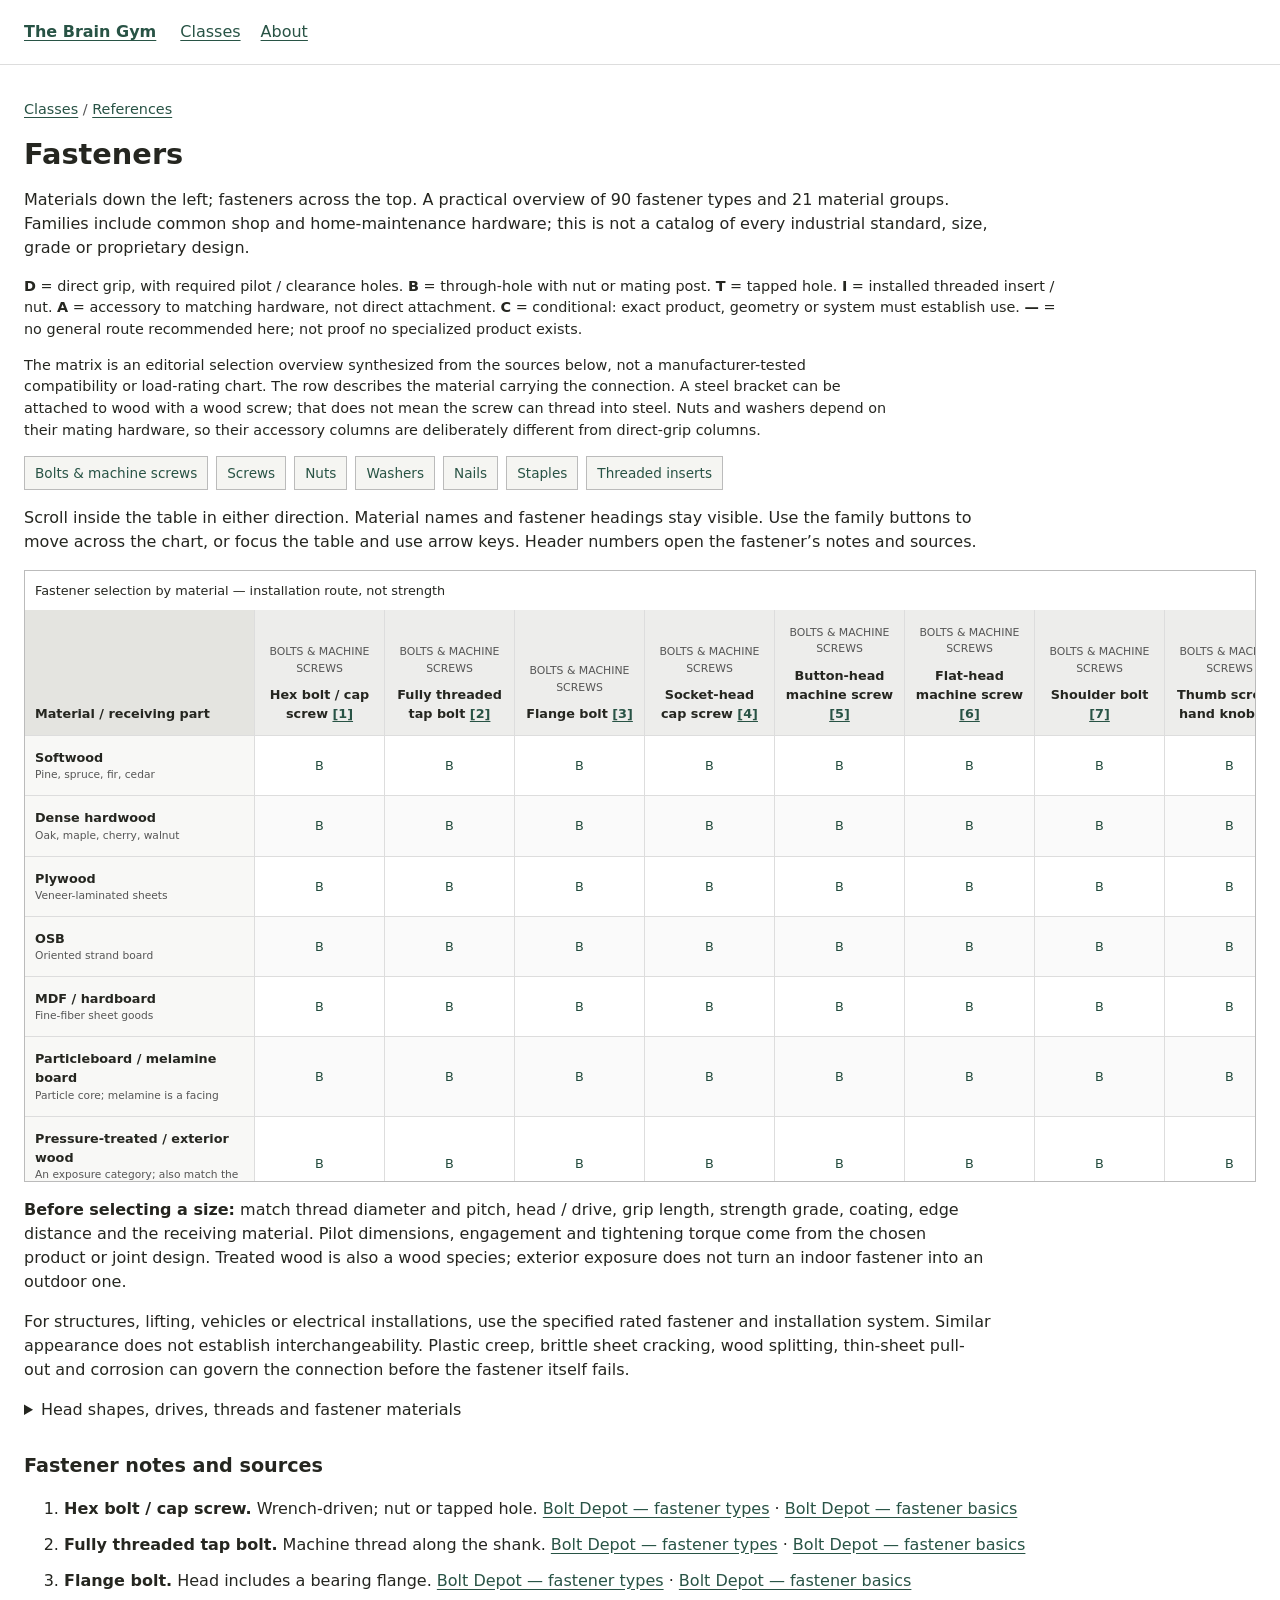
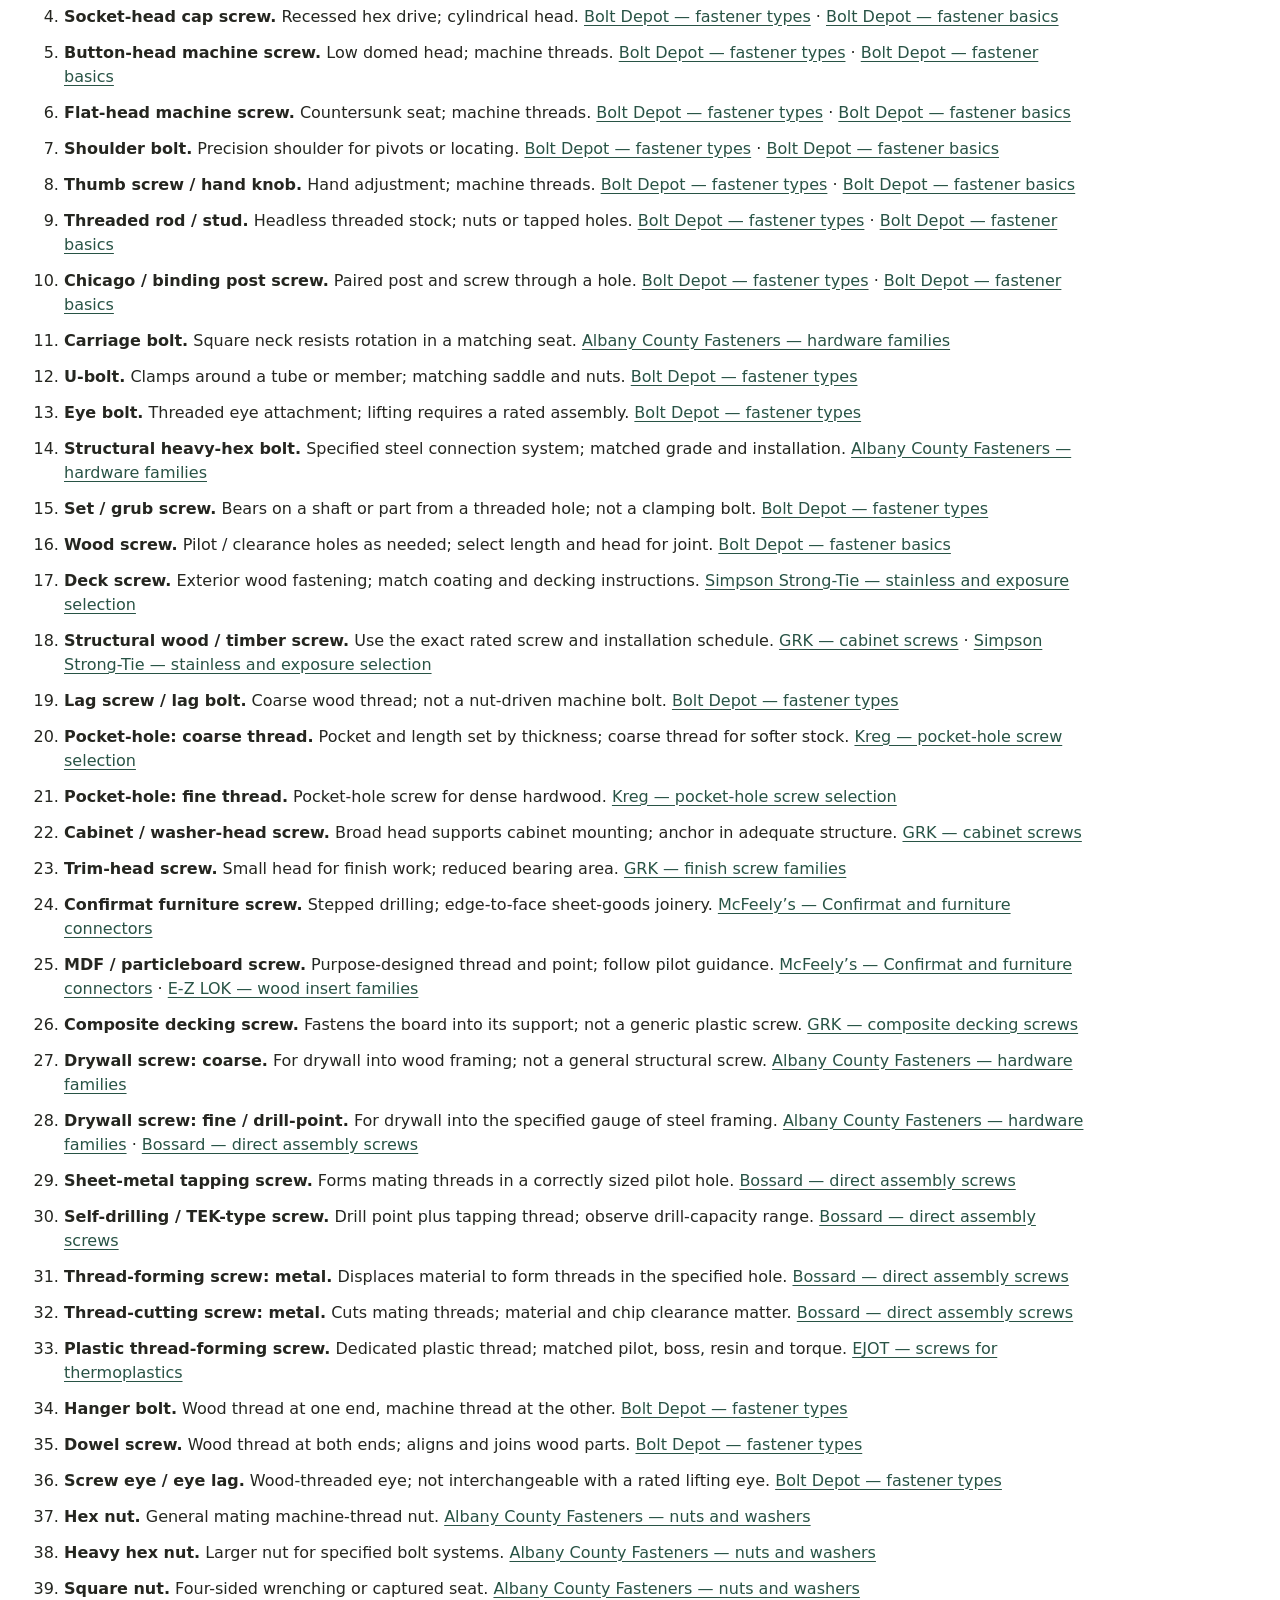
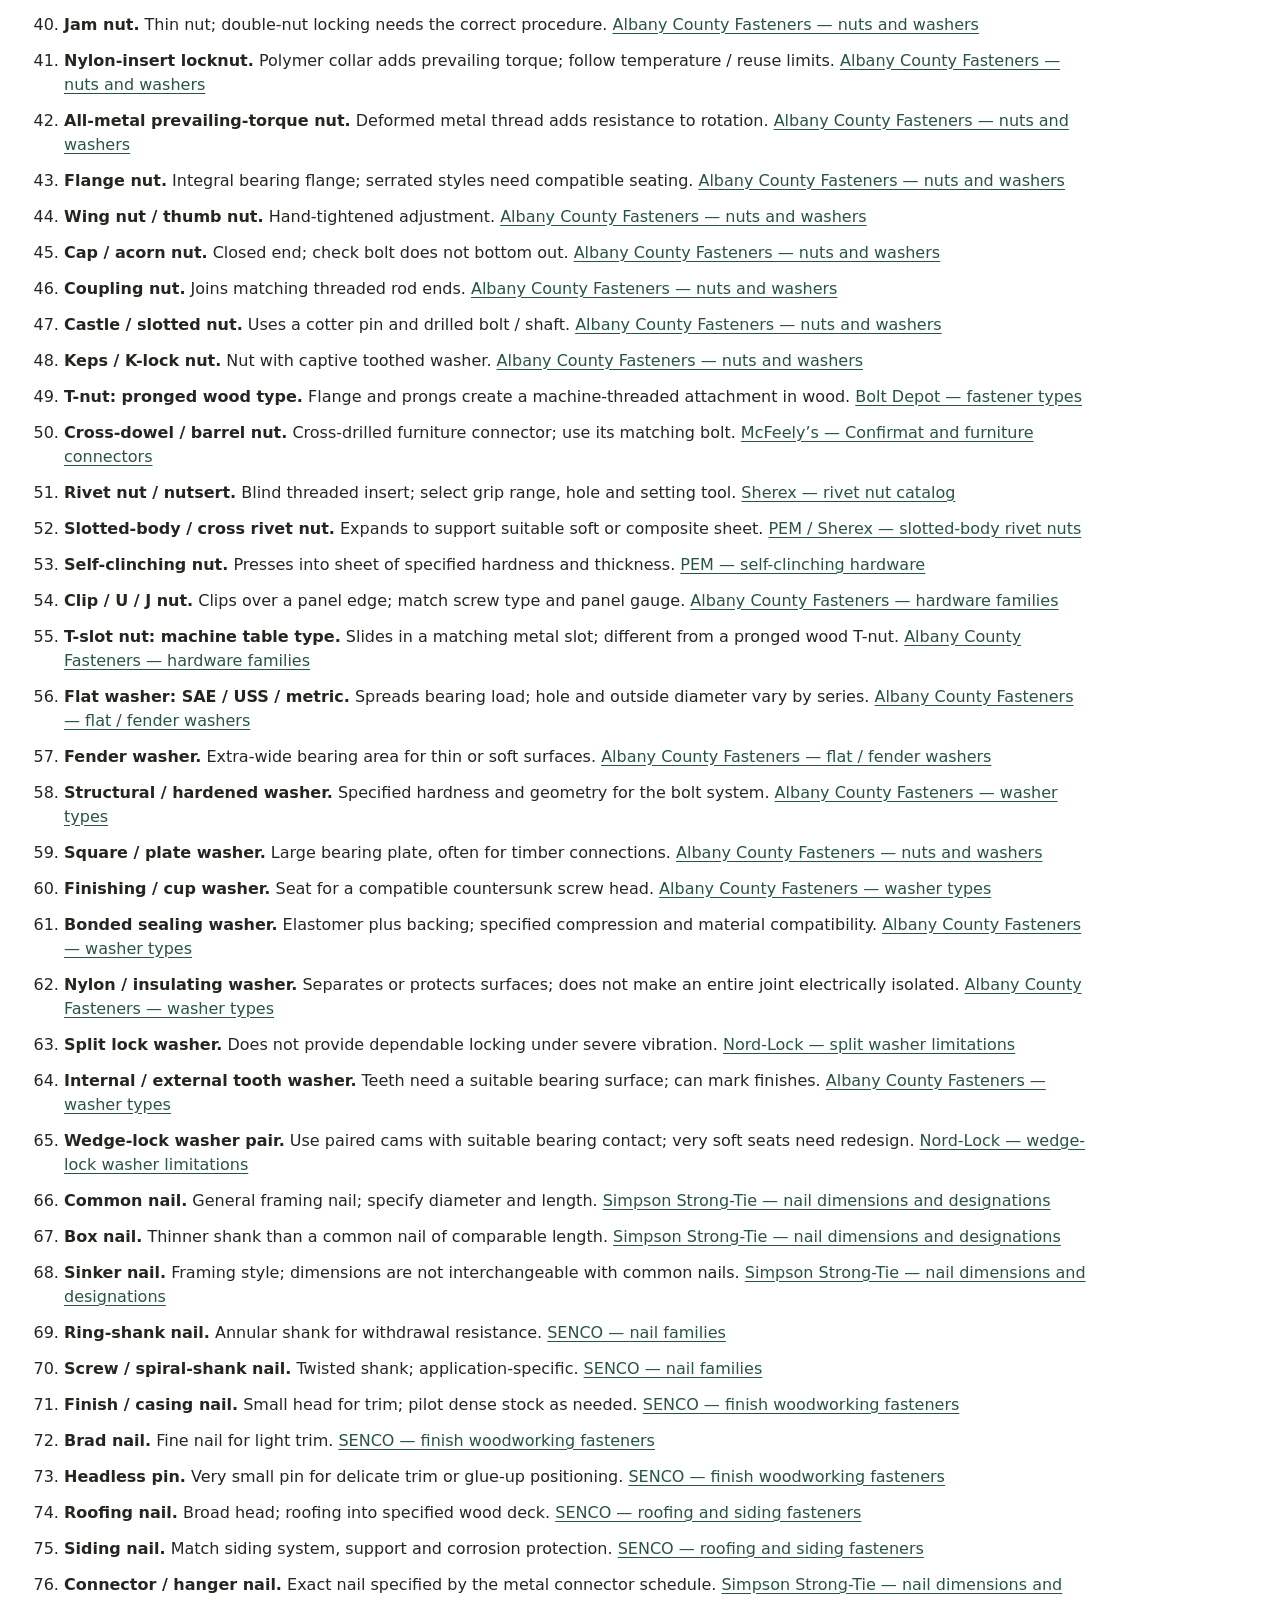
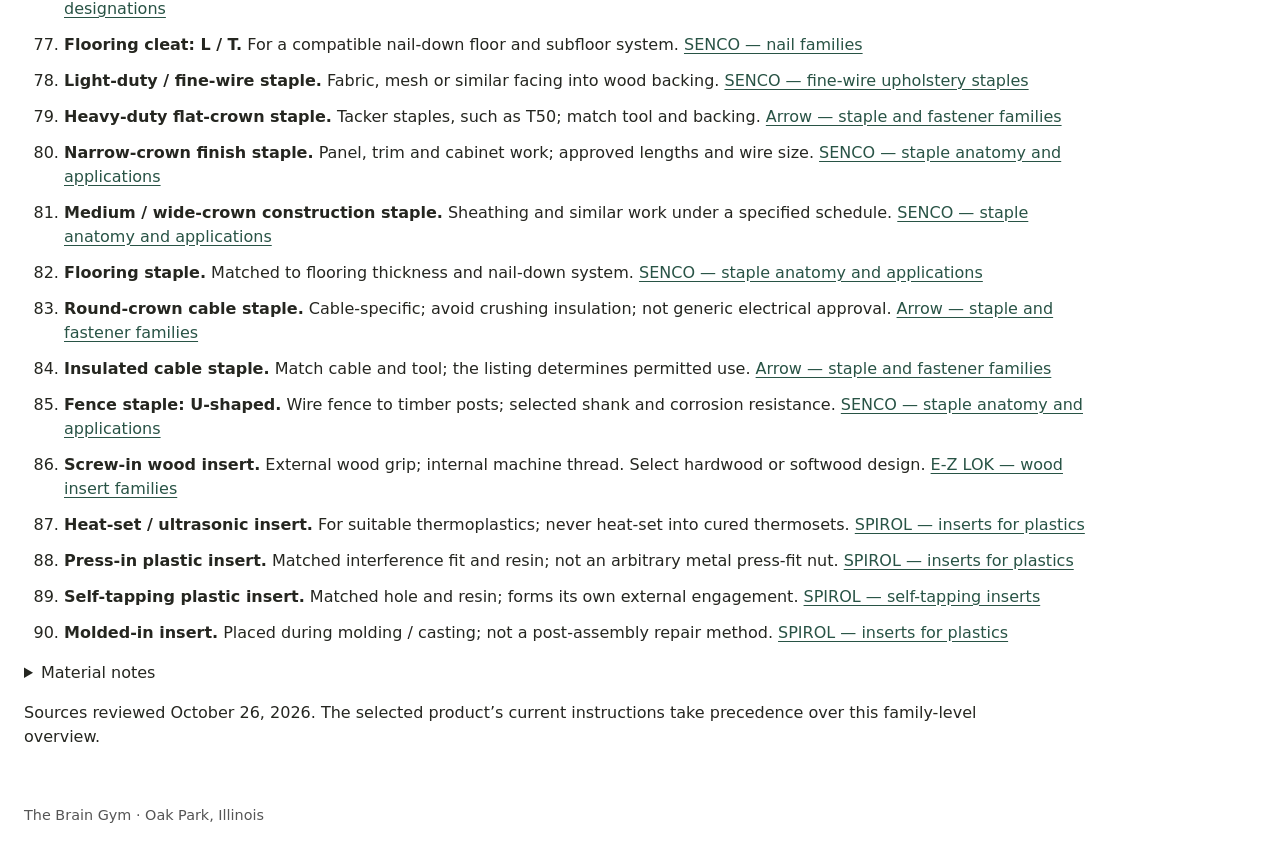
<file: visual-dictionary/fasteners.html>
<!doctype html><html lang="en"><head><meta charset="utf-8"><meta name="viewport" content="width=device-width,initial-scale=1"><meta name="description" content="Fastener and material reference: bolts, screws, nuts, washers, nails, staples and inserts for wood, metal and plastic."><title>Fasteners | The Brain Gym</title><style>*{box-sizing:border-box}body{margin:0;color:#252620;background:#fff;font:16px/1.5 system-ui,sans-serif}header,main,footer{max-width:1440px;margin:auto;padding:20px 24px}header{border-bottom:1px solid #ddd;display:flex;gap:24px;align-items:center}a{color:#285345;text-underline-offset:3px}header>a{font-weight:700}nav{display:flex;gap:20px}h1{font-size:1.8rem;line-height:1.2;margin:16px 0}h2{font-size:1.2rem;margin-top:30px}p{max-width:95ch}.crumb,footer{font-size:.9rem;color:#555}.table-wrap{overflow:auto;max-height:72vh;border:1px solid #bbb;isolation:isolate;overscroll-behavior:contain}table{border-collapse:separate;border-spacing:0;font-size:.85rem;min-width:1840px;width:100%}th,td{border-right:1px solid #ddd;border-bottom:1px solid #ddd;padding:12px 10px;text-align:center;vertical-align:top}thead th{position:sticky;top:0;z-index:3;background:#ededeb;min-width:110px}tbody th{position:sticky;left:0;z-index:2;background:#f8f8f6;text-align:left;min-width:235px;max-width:235px}thead th:first-child{left:0;z-index:4;min-width:235px;background:#e4e4e0;text-align:left}tbody tr:nth-child(even) td{background:#fafafa}small{display:block;font-weight:400;color:#555}td{color:#244c3e}td.empty{color:#777}li{margin-bottom:12px;scroll-margin-top:20px}.notes{max-width:105ch}.table-wrap:focus{outline:3px solid #285345;outline-offset:3px}@media(max-width:600px){header,main,footer{padding:16px}h1{font-size:1.5rem}tbody th,thead th:first-child{min-width:170px;max-width:170px}th,td{padding:10px 8px}.table-wrap{max-height:70vh}}@media print{@page{size:landscape;margin:10mm}header,footer,.scroll-tip{display:none}main{padding:0}table{min-width:0;font-size:7pt}th,td{padding:4px;min-width:0!important;max-width:none!important}.table-wrap{overflow:visible;max-height:none;border:0}thead th,tbody th{position:static}thead{display:table-header-group}tr{break-inside:avoid}.notes{font-size:9pt}} table{width:max-content;min-width:100%;font-size:.8rem}thead th{width:130px;min-width:130px;max-width:130px;vertical-align:bottom}thead th:first-child,tbody th{width:230px;min-width:230px;max-width:230px}thead th small{font-size:.72rem;margin-top:6px}td{min-width:130px;width:130px;vertical-align:middle}thead a{display:inline-block}thead .family{display:block;font-size:.68rem;font-weight:400;text-transform:uppercase;color:#555;margin-bottom:8px}.jump{display:flex;flex-wrap:wrap;gap:8px;margin:14px 0}.jump button{font:inherit;font-size:.85rem;background:#f5f5f2;border:1px solid #bbb;padding:6px 10px;cursor:pointer;color:#285345}.jump button:focus-visible{outline:3px solid #285345}.key{font-size:.9rem;max-width:115ch}.table-wrap{max-height:68vh}.notes li{margin-bottom:12px}.matrix-note{font-size:.9rem} @media(max-width:600px){thead th:first-child,tbody th{width:170px;min-width:170px;max-width:170px}}@media print{table{font-size:7pt}thead th,td{width:75px;min-width:75px!important;max-width:75px!important}.jump{display:none}.table-wrap{overflow:auto} .print-note{display:block!important}}</style></head><body><header><a href="../index.html">The Brain Gym</a><nav aria-label="Main navigation"><a href="../classes.html">Classes</a><a href="../about.html">About</a></nav></header><main><p class="crumb"><a href="../classes.html">Classes</a> / <a href="index.html">References</a></p><h1>Fasteners</h1><p>Materials down the left; fasteners across the top. A practical overview of 90 fastener types and 21 material groups. Families include common shop and home-maintenance hardware; this is not a catalog of every industrial standard, size, grade or proprietary design.</p><p class="key" id="key"><strong>D</strong> = direct grip, with required pilot / clearance holes. <strong>B</strong> = through-hole with nut or mating post. <strong>T</strong> = tapped hole. <strong>I</strong> = installed threaded insert / nut. <strong>A</strong> = accessory to matching hardware, not direct attachment. <strong>C</strong> = conditional: exact product, geometry or system must establish use. <strong>—</strong> = no general route recommended here; not proof no specialized product exists.</p><p class="matrix-note">The matrix is an editorial selection overview synthesized from the sources below, not a manufacturer-tested compatibility or load-rating chart. The row describes the material carrying the connection. A steel bracket can be attached to wood with a wood screw; that does not mean the screw can thread into steel. Nuts and washers depend on their mating hardware, so their accessory columns are deliberately different from direct-grip columns.</p><div class="jump" aria-label="Scroll to fastener family"><button type="button" data-family="family-0">Bolts &amp; machine screws</button><button type="button" data-family="family-1">Screws</button><button type="button" data-family="family-2">Nuts</button><button type="button" data-family="family-3">Washers</button><button type="button" data-family="family-4">Nails</button><button type="button" data-family="family-5">Staples</button><button type="button" data-family="family-6">Threaded inserts</button></div><p class="scroll-tip" id="table-help">Scroll inside the table in either direction. Material names and fastener headings stay visible. Use the family buttons to move across the chart, or focus the table and use arrow keys. Header numbers open the fastener’s notes and sources.</p><div class="table-wrap" tabindex="0" role="region" aria-label="Fastener and material matrix" aria-describedby="key table-help"><table><caption style="text-align:left;padding:10px">Fastener selection by material — installation route, not strength</caption><thead><tr><th scope="col">Material / receiving part</th><th scope="col" id="family-0"><span class="family">Bolts &amp; machine screws</span>Hex bolt / cap screw <a href="#fastener-1" aria-label="Notes and sources for Hex bolt / cap screw">[1]</a></th><th scope="col"><span class="family">Bolts &amp; machine screws</span>Fully threaded tap bolt <a href="#fastener-2" aria-label="Notes and sources for Fully threaded tap bolt">[2]</a></th><th scope="col"><span class="family">Bolts &amp; machine screws</span>Flange bolt <a href="#fastener-3" aria-label="Notes and sources for Flange bolt">[3]</a></th><th scope="col"><span class="family">Bolts &amp; machine screws</span>Socket-head cap screw <a href="#fastener-4" aria-label="Notes and sources for Socket-head cap screw">[4]</a></th><th scope="col"><span class="family">Bolts &amp; machine screws</span>Button-head machine screw <a href="#fastener-5" aria-label="Notes and sources for Button-head machine screw">[5]</a></th><th scope="col"><span class="family">Bolts &amp; machine screws</span>Flat-head machine screw <a href="#fastener-6" aria-label="Notes and sources for Flat-head machine screw">[6]</a></th><th scope="col"><span class="family">Bolts &amp; machine screws</span>Shoulder bolt <a href="#fastener-7" aria-label="Notes and sources for Shoulder bolt">[7]</a></th><th scope="col"><span class="family">Bolts &amp; machine screws</span>Thumb screw / hand knob <a href="#fastener-8" aria-label="Notes and sources for Thumb screw / hand knob">[8]</a></th><th scope="col"><span class="family">Bolts &amp; machine screws</span>Threaded rod / stud <a href="#fastener-9" aria-label="Notes and sources for Threaded rod / stud">[9]</a></th><th scope="col"><span class="family">Bolts &amp; machine screws</span>Chicago / binding post screw <a href="#fastener-10" aria-label="Notes and sources for Chicago / binding post screw">[10]</a></th><th scope="col"><span class="family">Bolts &amp; machine screws</span>Carriage bolt <a href="#fastener-11" aria-label="Notes and sources for Carriage bolt">[11]</a></th><th scope="col"><span class="family">Bolts &amp; machine screws</span>U-bolt <a href="#fastener-12" aria-label="Notes and sources for U-bolt">[12]</a></th><th scope="col"><span class="family">Bolts &amp; machine screws</span>Eye bolt <a href="#fastener-13" aria-label="Notes and sources for Eye bolt">[13]</a></th><th scope="col"><span class="family">Bolts &amp; machine screws</span>Structural heavy-hex bolt <a href="#fastener-14" aria-label="Notes and sources for Structural heavy-hex bolt">[14]</a></th><th scope="col"><span class="family">Bolts &amp; machine screws</span>Set / grub screw <a href="#fastener-15" aria-label="Notes and sources for Set / grub screw">[15]</a></th><th scope="col" id="family-1"><span class="family">Screws</span>Wood screw <a href="#fastener-16" aria-label="Notes and sources for Wood screw">[16]</a></th><th scope="col"><span class="family">Screws</span>Deck screw <a href="#fastener-17" aria-label="Notes and sources for Deck screw">[17]</a></th><th scope="col"><span class="family">Screws</span>Structural wood / timber screw <a href="#fastener-18" aria-label="Notes and sources for Structural wood / timber screw">[18]</a></th><th scope="col"><span class="family">Screws</span>Lag screw / lag bolt <a href="#fastener-19" aria-label="Notes and sources for Lag screw / lag bolt">[19]</a></th><th scope="col"><span class="family">Screws</span>Pocket-hole: coarse thread <a href="#fastener-20" aria-label="Notes and sources for Pocket-hole: coarse thread">[20]</a></th><th scope="col"><span class="family">Screws</span>Pocket-hole: fine thread <a href="#fastener-21" aria-label="Notes and sources for Pocket-hole: fine thread">[21]</a></th><th scope="col"><span class="family">Screws</span>Cabinet / washer-head screw <a href="#fastener-22" aria-label="Notes and sources for Cabinet / washer-head screw">[22]</a></th><th scope="col"><span class="family">Screws</span>Trim-head screw <a href="#fastener-23" aria-label="Notes and sources for Trim-head screw">[23]</a></th><th scope="col"><span class="family">Screws</span>Confirmat furniture screw <a href="#fastener-24" aria-label="Notes and sources for Confirmat furniture screw">[24]</a></th><th scope="col"><span class="family">Screws</span>MDF / particleboard screw <a href="#fastener-25" aria-label="Notes and sources for MDF / particleboard screw">[25]</a></th><th scope="col"><span class="family">Screws</span>Composite decking screw <a href="#fastener-26" aria-label="Notes and sources for Composite decking screw">[26]</a></th><th scope="col"><span class="family">Screws</span>Drywall screw: coarse <a href="#fastener-27" aria-label="Notes and sources for Drywall screw: coarse">[27]</a></th><th scope="col"><span class="family">Screws</span>Drywall screw: fine / drill-point <a href="#fastener-28" aria-label="Notes and sources for Drywall screw: fine / drill-point">[28]</a></th><th scope="col"><span class="family">Screws</span>Sheet-metal tapping screw <a href="#fastener-29" aria-label="Notes and sources for Sheet-metal tapping screw">[29]</a></th><th scope="col"><span class="family">Screws</span>Self-drilling / TEK-type screw <a href="#fastener-30" aria-label="Notes and sources for Self-drilling / TEK-type screw">[30]</a></th><th scope="col"><span class="family">Screws</span>Thread-forming screw: metal <a href="#fastener-31" aria-label="Notes and sources for Thread-forming screw: metal">[31]</a></th><th scope="col"><span class="family">Screws</span>Thread-cutting screw: metal <a href="#fastener-32" aria-label="Notes and sources for Thread-cutting screw: metal">[32]</a></th><th scope="col"><span class="family">Screws</span>Plastic thread-forming screw <a href="#fastener-33" aria-label="Notes and sources for Plastic thread-forming screw">[33]</a></th><th scope="col"><span class="family">Screws</span>Hanger bolt <a href="#fastener-34" aria-label="Notes and sources for Hanger bolt">[34]</a></th><th scope="col"><span class="family">Screws</span>Dowel screw <a href="#fastener-35" aria-label="Notes and sources for Dowel screw">[35]</a></th><th scope="col"><span class="family">Screws</span>Screw eye / eye lag <a href="#fastener-36" aria-label="Notes and sources for Screw eye / eye lag">[36]</a></th><th scope="col" id="family-2"><span class="family">Nuts</span>Hex nut <a href="#fastener-37" aria-label="Notes and sources for Hex nut">[37]</a></th><th scope="col"><span class="family">Nuts</span>Heavy hex nut <a href="#fastener-38" aria-label="Notes and sources for Heavy hex nut">[38]</a></th><th scope="col"><span class="family">Nuts</span>Square nut <a href="#fastener-39" aria-label="Notes and sources for Square nut">[39]</a></th><th scope="col"><span class="family">Nuts</span>Jam nut <a href="#fastener-40" aria-label="Notes and sources for Jam nut">[40]</a></th><th scope="col"><span class="family">Nuts</span>Nylon-insert locknut <a href="#fastener-41" aria-label="Notes and sources for Nylon-insert locknut">[41]</a></th><th scope="col"><span class="family">Nuts</span>All-metal prevailing-torque nut <a href="#fastener-42" aria-label="Notes and sources for All-metal prevailing-torque nut">[42]</a></th><th scope="col"><span class="family">Nuts</span>Flange nut <a href="#fastener-43" aria-label="Notes and sources for Flange nut">[43]</a></th><th scope="col"><span class="family">Nuts</span>Wing nut / thumb nut <a href="#fastener-44" aria-label="Notes and sources for Wing nut / thumb nut">[44]</a></th><th scope="col"><span class="family">Nuts</span>Cap / acorn nut <a href="#fastener-45" aria-label="Notes and sources for Cap / acorn nut">[45]</a></th><th scope="col"><span class="family">Nuts</span>Coupling nut <a href="#fastener-46" aria-label="Notes and sources for Coupling nut">[46]</a></th><th scope="col"><span class="family">Nuts</span>Castle / slotted nut <a href="#fastener-47" aria-label="Notes and sources for Castle / slotted nut">[47]</a></th><th scope="col"><span class="family">Nuts</span>Keps / K-lock nut <a href="#fastener-48" aria-label="Notes and sources for Keps / K-lock nut">[48]</a></th><th scope="col"><span class="family">Nuts</span>T-nut: pronged wood type <a href="#fastener-49" aria-label="Notes and sources for T-nut: pronged wood type">[49]</a></th><th scope="col"><span class="family">Nuts</span>Cross-dowel / barrel nut <a href="#fastener-50" aria-label="Notes and sources for Cross-dowel / barrel nut">[50]</a></th><th scope="col"><span class="family">Nuts</span>Rivet nut / nutsert <a href="#fastener-51" aria-label="Notes and sources for Rivet nut / nutsert">[51]</a></th><th scope="col"><span class="family">Nuts</span>Slotted-body / cross rivet nut <a href="#fastener-52" aria-label="Notes and sources for Slotted-body / cross rivet nut">[52]</a></th><th scope="col"><span class="family">Nuts</span>Self-clinching nut <a href="#fastener-53" aria-label="Notes and sources for Self-clinching nut">[53]</a></th><th scope="col"><span class="family">Nuts</span>Clip / U / J nut <a href="#fastener-54" aria-label="Notes and sources for Clip / U / J nut">[54]</a></th><th scope="col"><span class="family">Nuts</span>T-slot nut: machine table type <a href="#fastener-55" aria-label="Notes and sources for T-slot nut: machine table type">[55]</a></th><th scope="col" id="family-3"><span class="family">Washers</span>Flat washer: SAE / USS / metric <a href="#fastener-56" aria-label="Notes and sources for Flat washer: SAE / USS / metric">[56]</a></th><th scope="col"><span class="family">Washers</span>Fender washer <a href="#fastener-57" aria-label="Notes and sources for Fender washer">[57]</a></th><th scope="col"><span class="family">Washers</span>Structural / hardened washer <a href="#fastener-58" aria-label="Notes and sources for Structural / hardened washer">[58]</a></th><th scope="col"><span class="family">Washers</span>Square / plate washer <a href="#fastener-59" aria-label="Notes and sources for Square / plate washer">[59]</a></th><th scope="col"><span class="family">Washers</span>Finishing / cup washer <a href="#fastener-60" aria-label="Notes and sources for Finishing / cup washer">[60]</a></th><th scope="col"><span class="family">Washers</span>Bonded sealing washer <a href="#fastener-61" aria-label="Notes and sources for Bonded sealing washer">[61]</a></th><th scope="col"><span class="family">Washers</span>Nylon / insulating washer <a href="#fastener-62" aria-label="Notes and sources for Nylon / insulating washer">[62]</a></th><th scope="col"><span class="family">Washers</span>Split lock washer <a href="#fastener-63" aria-label="Notes and sources for Split lock washer">[63]</a></th><th scope="col"><span class="family">Washers</span>Internal / external tooth washer <a href="#fastener-64" aria-label="Notes and sources for Internal / external tooth washer">[64]</a></th><th scope="col"><span class="family">Washers</span>Wedge-lock washer pair <a href="#fastener-65" aria-label="Notes and sources for Wedge-lock washer pair">[65]</a></th><th scope="col" id="family-4"><span class="family">Nails</span>Common nail <a href="#fastener-66" aria-label="Notes and sources for Common nail">[66]</a></th><th scope="col"><span class="family">Nails</span>Box nail <a href="#fastener-67" aria-label="Notes and sources for Box nail">[67]</a></th><th scope="col"><span class="family">Nails</span>Sinker nail <a href="#fastener-68" aria-label="Notes and sources for Sinker nail">[68]</a></th><th scope="col"><span class="family">Nails</span>Ring-shank nail <a href="#fastener-69" aria-label="Notes and sources for Ring-shank nail">[69]</a></th><th scope="col"><span class="family">Nails</span>Screw / spiral-shank nail <a href="#fastener-70" aria-label="Notes and sources for Screw / spiral-shank nail">[70]</a></th><th scope="col"><span class="family">Nails</span>Finish / casing nail <a href="#fastener-71" aria-label="Notes and sources for Finish / casing nail">[71]</a></th><th scope="col"><span class="family">Nails</span>Brad nail <a href="#fastener-72" aria-label="Notes and sources for Brad nail">[72]</a></th><th scope="col"><span class="family">Nails</span>Headless pin <a href="#fastener-73" aria-label="Notes and sources for Headless pin">[73]</a></th><th scope="col"><span class="family">Nails</span>Roofing nail <a href="#fastener-74" aria-label="Notes and sources for Roofing nail">[74]</a></th><th scope="col"><span class="family">Nails</span>Siding nail <a href="#fastener-75" aria-label="Notes and sources for Siding nail">[75]</a></th><th scope="col"><span class="family">Nails</span>Connector / hanger nail <a href="#fastener-76" aria-label="Notes and sources for Connector / hanger nail">[76]</a></th><th scope="col"><span class="family">Nails</span>Flooring cleat: L / T <a href="#fastener-77" aria-label="Notes and sources for Flooring cleat: L / T">[77]</a></th><th scope="col" id="family-5"><span class="family">Staples</span>Light-duty / fine-wire staple <a href="#fastener-78" aria-label="Notes and sources for Light-duty / fine-wire staple">[78]</a></th><th scope="col"><span class="family">Staples</span>Heavy-duty flat-crown staple <a href="#fastener-79" aria-label="Notes and sources for Heavy-duty flat-crown staple">[79]</a></th><th scope="col"><span class="family">Staples</span>Narrow-crown finish staple <a href="#fastener-80" aria-label="Notes and sources for Narrow-crown finish staple">[80]</a></th><th scope="col"><span class="family">Staples</span>Medium / wide-crown construction staple <a href="#fastener-81" aria-label="Notes and sources for Medium / wide-crown construction staple">[81]</a></th><th scope="col"><span class="family">Staples</span>Flooring staple <a href="#fastener-82" aria-label="Notes and sources for Flooring staple">[82]</a></th><th scope="col"><span class="family">Staples</span>Round-crown cable staple <a href="#fastener-83" aria-label="Notes and sources for Round-crown cable staple">[83]</a></th><th scope="col"><span class="family">Staples</span>Insulated cable staple <a href="#fastener-84" aria-label="Notes and sources for Insulated cable staple">[84]</a></th><th scope="col"><span class="family">Staples</span>Fence staple: U-shaped <a href="#fastener-85" aria-label="Notes and sources for Fence staple: U-shaped">[85]</a></th><th scope="col" id="family-6"><span class="family">Threaded inserts</span>Screw-in wood insert <a href="#fastener-86" aria-label="Notes and sources for Screw-in wood insert">[86]</a></th><th scope="col"><span class="family">Threaded inserts</span>Heat-set / ultrasonic insert <a href="#fastener-87" aria-label="Notes and sources for Heat-set / ultrasonic insert">[87]</a></th><th scope="col"><span class="family">Threaded inserts</span>Press-in plastic insert <a href="#fastener-88" aria-label="Notes and sources for Press-in plastic insert">[88]</a></th><th scope="col"><span class="family">Threaded inserts</span>Self-tapping plastic insert <a href="#fastener-89" aria-label="Notes and sources for Self-tapping plastic insert">[89]</a></th><th scope="col"><span class="family">Threaded inserts</span>Molded-in insert <a href="#fastener-90" aria-label="Notes and sources for Molded-in insert">[90]</a></th></tr></thead><tbody><tr><th scope="row">Softwood<small>Pine, spruce, fir, cedar</small></th><td>B</td><td>B</td><td>B</td><td>B</td><td>B</td><td>B</td><td>B</td><td>B</td><td>B</td><td>B</td><td>B</td><td>C</td><td>B</td><td class="empty">—</td><td class="empty">—</td><td>D</td><td>C</td><td>C</td><td>D</td><td>D</td><td class="empty">—</td><td>D</td><td>D</td><td class="empty">—</td><td class="empty">—</td><td>C</td><td>C</td><td class="empty">—</td><td class="empty">—</td><td class="empty">—</td><td class="empty">—</td><td class="empty">—</td><td class="empty">—</td><td>D</td><td>D</td><td>D</td><td>A</td><td>A</td><td>A</td><td>A</td><td>A</td><td>A</td><td>A</td><td>A</td><td>A</td><td>A</td><td>A</td><td>A</td><td>I</td><td>C</td><td class="empty">—</td><td class="empty">—</td><td class="empty">—</td><td class="empty">—</td><td class="empty">—</td><td>A</td><td>A</td><td>A</td><td>A</td><td>A</td><td>A</td><td>A</td><td>A</td><td class="empty">—</td><td>C</td><td>C</td><td>C</td><td>C</td><td>C</td><td>C</td><td>C</td><td>C</td><td>C</td><td>C</td><td>C</td><td>C</td><td>C</td><td>C</td><td>C</td><td>C</td><td>C</td><td>C</td><td>C</td><td>C</td><td>C</td><td>I</td><td class="empty">—</td><td class="empty">—</td><td class="empty">—</td><td class="empty">—</td></tr><tr><th scope="row">Dense hardwood<small>Oak, maple, cherry, walnut</small></th><td>B</td><td>B</td><td>B</td><td>B</td><td>B</td><td>B</td><td>B</td><td>B</td><td>B</td><td>B</td><td>B</td><td>C</td><td>B</td><td class="empty">—</td><td class="empty">—</td><td>D</td><td>C</td><td>C</td><td>D</td><td class="empty">—</td><td>D</td><td>D</td><td>D</td><td class="empty">—</td><td class="empty">—</td><td class="empty">—</td><td>C</td><td class="empty">—</td><td class="empty">—</td><td class="empty">—</td><td class="empty">—</td><td class="empty">—</td><td class="empty">—</td><td>D</td><td>D</td><td>D</td><td>A</td><td>A</td><td>A</td><td>A</td><td>A</td><td>A</td><td>A</td><td>A</td><td>A</td><td>A</td><td>A</td><td>A</td><td>C</td><td>C</td><td class="empty">—</td><td class="empty">—</td><td class="empty">—</td><td class="empty">—</td><td class="empty">—</td><td>A</td><td>A</td><td>A</td><td>A</td><td>A</td><td>A</td><td>A</td><td>A</td><td class="empty">—</td><td>C</td><td class="empty">—</td><td class="empty">—</td><td class="empty">—</td><td class="empty">—</td><td class="empty">—</td><td>C</td><td>C</td><td>C</td><td class="empty">—</td><td class="empty">—</td><td>C</td><td>C</td><td>C</td><td>C</td><td>C</td><td class="empty">—</td><td>C</td><td class="empty">—</td><td class="empty">—</td><td>C</td><td>I</td><td class="empty">—</td><td class="empty">—</td><td class="empty">—</td><td class="empty">—</td></tr><tr><th scope="row">Plywood<small>Veneer-laminated sheets</small></th><td>B</td><td>B</td><td>B</td><td>B</td><td>B</td><td>B</td><td>B</td><td>B</td><td>B</td><td>B</td><td>B</td><td>C</td><td>B</td><td class="empty">—</td><td class="empty">—</td><td>D</td><td class="empty">—</td><td>C</td><td>C</td><td>D</td><td class="empty">—</td><td>D</td><td>D</td><td>C</td><td>C</td><td class="empty">—</td><td class="empty">—</td><td class="empty">—</td><td class="empty">—</td><td class="empty">—</td><td class="empty">—</td><td class="empty">—</td><td class="empty">—</td><td>C</td><td>C</td><td>C</td><td>A</td><td>A</td><td>A</td><td>A</td><td>A</td><td>A</td><td>A</td><td>A</td><td>A</td><td>A</td><td>A</td><td>A</td><td>I</td><td>C</td><td class="empty">—</td><td class="empty">—</td><td class="empty">—</td><td class="empty">—</td><td class="empty">—</td><td>A</td><td>A</td><td>A</td><td>A</td><td>A</td><td>A</td><td>A</td><td>A</td><td class="empty">—</td><td>C</td><td>C</td><td>C</td><td>C</td><td>C</td><td>C</td><td>C</td><td>C</td><td>C</td><td>C</td><td>C</td><td>C</td><td>C</td><td>C</td><td>C</td><td>C</td><td>C</td><td>C</td><td>C</td><td>C</td><td class="empty">—</td><td>I</td><td class="empty">—</td><td class="empty">—</td><td class="empty">—</td><td class="empty">—</td></tr><tr><th scope="row">OSB<small>Oriented strand board</small></th><td>B</td><td>B</td><td>B</td><td>B</td><td>B</td><td>B</td><td>B</td><td>B</td><td>B</td><td>B</td><td>B</td><td>C</td><td>B</td><td class="empty">—</td><td class="empty">—</td><td>C</td><td class="empty">—</td><td>C</td><td>C</td><td>C</td><td class="empty">—</td><td>C</td><td>C</td><td class="empty">—</td><td class="empty">—</td><td class="empty">—</td><td class="empty">—</td><td class="empty">—</td><td class="empty">—</td><td class="empty">—</td><td class="empty">—</td><td class="empty">—</td><td class="empty">—</td><td class="empty">—</td><td class="empty">—</td><td>C</td><td>A</td><td>A</td><td>A</td><td>A</td><td>A</td><td>A</td><td>A</td><td>A</td><td>A</td><td>A</td><td>A</td><td>A</td><td>C</td><td>C</td><td class="empty">—</td><td class="empty">—</td><td class="empty">—</td><td class="empty">—</td><td class="empty">—</td><td>A</td><td>A</td><td>A</td><td>A</td><td>A</td><td>A</td><td>A</td><td>A</td><td class="empty">—</td><td>C</td><td>C</td><td class="empty">—</td><td>C</td><td>C</td><td>C</td><td class="empty">—</td><td class="empty">—</td><td class="empty">—</td><td>C</td><td>C</td><td class="empty">—</td><td>C</td><td class="empty">—</td><td>C</td><td class="empty">—</td><td>C</td><td>C</td><td class="empty">—</td><td class="empty">—</td><td class="empty">—</td><td>C</td><td class="empty">—</td><td class="empty">—</td><td class="empty">—</td><td class="empty">—</td></tr><tr><th scope="row">MDF / hardboard<small>Fine-fiber sheet goods</small></th><td>B</td><td>B</td><td>B</td><td>B</td><td>B</td><td>B</td><td>B</td><td>B</td><td>B</td><td>B</td><td>B</td><td>C</td><td>B</td><td class="empty">—</td><td class="empty">—</td><td>C</td><td class="empty">—</td><td>C</td><td>C</td><td>D</td><td class="empty">—</td><td>C</td><td>C</td><td>D</td><td>D</td><td class="empty">—</td><td class="empty">—</td><td class="empty">—</td><td class="empty">—</td><td class="empty">—</td><td class="empty">—</td><td class="empty">—</td><td class="empty">—</td><td>C</td><td>C</td><td>C</td><td>A</td><td>A</td><td>A</td><td>A</td><td>A</td><td>A</td><td>A</td><td>A</td><td>A</td><td>A</td><td>A</td><td>A</td><td>C</td><td>C</td><td class="empty">—</td><td class="empty">—</td><td class="empty">—</td><td class="empty">—</td><td class="empty">—</td><td>A</td><td>A</td><td>A</td><td>A</td><td>A</td><td>A</td><td>A</td><td>A</td><td class="empty">—</td><td>C</td><td class="empty">—</td><td class="empty">—</td><td class="empty">—</td><td class="empty">—</td><td class="empty">—</td><td>C</td><td>C</td><td>C</td><td class="empty">—</td><td class="empty">—</td><td class="empty">—</td><td class="empty">—</td><td>C</td><td>C</td><td>C</td><td class="empty">—</td><td class="empty">—</td><td class="empty">—</td><td class="empty">—</td><td class="empty">—</td><td>I</td><td class="empty">—</td><td class="empty">—</td><td class="empty">—</td><td class="empty">—</td></tr><tr><th scope="row">Particleboard / melamine board<small>Particle core; melamine is a facing</small></th><td>B</td><td>B</td><td>B</td><td>B</td><td>B</td><td>B</td><td>B</td><td>B</td><td>B</td><td>B</td><td>B</td><td>C</td><td>B</td><td class="empty">—</td><td class="empty">—</td><td>C</td><td class="empty">—</td><td>C</td><td>C</td><td>D</td><td class="empty">—</td><td>C</td><td>C</td><td>D</td><td>D</td><td class="empty">—</td><td class="empty">—</td><td class="empty">—</td><td class="empty">—</td><td class="empty">—</td><td class="empty">—</td><td class="empty">—</td><td class="empty">—</td><td>C</td><td>C</td><td>C</td><td>A</td><td>A</td><td>A</td><td>A</td><td>A</td><td>A</td><td>A</td><td>A</td><td>A</td><td>A</td><td>A</td><td>A</td><td>C</td><td>C</td><td class="empty">—</td><td class="empty">—</td><td class="empty">—</td><td class="empty">—</td><td class="empty">—</td><td>A</td><td>A</td><td>A</td><td>A</td><td>A</td><td>A</td><td>A</td><td>A</td><td class="empty">—</td><td>C</td><td class="empty">—</td><td class="empty">—</td><td class="empty">—</td><td class="empty">—</td><td class="empty">—</td><td class="empty">—</td><td class="empty">—</td><td class="empty">—</td><td class="empty">—</td><td class="empty">—</td><td class="empty">—</td><td class="empty">—</td><td>C</td><td>C</td><td>C</td><td class="empty">—</td><td class="empty">—</td><td class="empty">—</td><td class="empty">—</td><td class="empty">—</td><td>I</td><td class="empty">—</td><td class="empty">—</td><td class="empty">—</td><td class="empty">—</td></tr><tr><th scope="row">Pressure-treated / exterior wood<small>An exposure category; also match the wood species</small></th><td>B</td><td>B</td><td>B</td><td>B</td><td>B</td><td>B</td><td>B</td><td>B</td><td>B</td><td>B</td><td>B</td><td>C</td><td>B</td><td class="empty">—</td><td class="empty">—</td><td>C</td><td>C</td><td>C</td><td>C</td><td>C</td><td class="empty">—</td><td>C</td><td>C</td><td class="empty">—</td><td class="empty">—</td><td>C</td><td class="empty">—</td><td class="empty">—</td><td class="empty">—</td><td class="empty">—</td><td class="empty">—</td><td class="empty">—</td><td class="empty">—</td><td>C</td><td>C</td><td>C</td><td>A</td><td>A</td><td>A</td><td>A</td><td>A</td><td>A</td><td>A</td><td>A</td><td>A</td><td>A</td><td>A</td><td>A</td><td>C</td><td>C</td><td class="empty">—</td><td class="empty">—</td><td class="empty">—</td><td class="empty">—</td><td class="empty">—</td><td>A</td><td>A</td><td>A</td><td>A</td><td>A</td><td>A</td><td>A</td><td>A</td><td class="empty">—</td><td>C</td><td>C</td><td>C</td><td>C</td><td>C</td><td>C</td><td class="empty">—</td><td class="empty">—</td><td class="empty">—</td><td>C</td><td>C</td><td>C</td><td>C</td><td class="empty">—</td><td class="empty">—</td><td class="empty">—</td><td class="empty">—</td><td class="empty">—</td><td class="empty">—</td><td class="empty">—</td><td>C</td><td>C</td><td class="empty">—</td><td class="empty">—</td><td class="empty">—</td><td class="empty">—</td></tr><tr><th scope="row">Wood–plastic composite decking<small>Composite boards over a supporting frame</small></th><td>C</td><td>C</td><td>C</td><td>C</td><td>C</td><td>C</td><td>C</td><td>C</td><td>C</td><td>C</td><td>C</td><td>C</td><td>C</td><td class="empty">—</td><td class="empty">—</td><td class="empty">—</td><td class="empty">—</td><td class="empty">—</td><td class="empty">—</td><td class="empty">—</td><td class="empty">—</td><td class="empty">—</td><td class="empty">—</td><td class="empty">—</td><td class="empty">—</td><td>C</td><td class="empty">—</td><td class="empty">—</td><td class="empty">—</td><td class="empty">—</td><td class="empty">—</td><td class="empty">—</td><td class="empty">—</td><td class="empty">—</td><td class="empty">—</td><td class="empty">—</td><td>A</td><td>A</td><td>A</td><td>A</td><td>A</td><td>A</td><td>A</td><td>A</td><td>A</td><td>A</td><td>A</td><td>A</td><td class="empty">—</td><td class="empty">—</td><td class="empty">—</td><td class="empty">—</td><td class="empty">—</td><td class="empty">—</td><td class="empty">—</td><td>A</td><td>A</td><td>A</td><td>A</td><td>A</td><td>A</td><td>A</td><td>A</td><td class="empty">—</td><td>C</td><td class="empty">—</td><td class="empty">—</td><td class="empty">—</td><td class="empty">—</td><td class="empty">—</td><td class="empty">—</td><td class="empty">—</td><td class="empty">—</td><td class="empty">—</td><td class="empty">—</td><td class="empty">—</td><td class="empty">—</td><td class="empty">—</td><td class="empty">—</td><td class="empty">—</td><td class="empty">—</td><td class="empty">—</td><td class="empty">—</td><td class="empty">—</td><td class="empty">—</td><td class="empty">—</td><td class="empty">—</td><td class="empty">—</td><td class="empty">—</td><td class="empty">—</td></tr><tr><th scope="row">Thin mild-steel sheet<small>Ducts, brackets, panels</small></th><td>B/T</td><td>B/T</td><td>B/T</td><td>B/T</td><td>B/T</td><td>B/T</td><td>B/T</td><td>B/T</td><td>B/T</td><td>B/T</td><td>C</td><td>C</td><td>B/T</td><td>C</td><td>T</td><td class="empty">—</td><td class="empty">—</td><td class="empty">—</td><td class="empty">—</td><td class="empty">—</td><td class="empty">—</td><td class="empty">—</td><td class="empty">—</td><td class="empty">—</td><td class="empty">—</td><td class="empty">—</td><td class="empty">—</td><td>C</td><td>D</td><td>C</td><td>C</td><td>C</td><td class="empty">—</td><td class="empty">—</td><td class="empty">—</td><td class="empty">—</td><td>A</td><td>A</td><td>A</td><td>A</td><td>A</td><td>A</td><td>A</td><td>A</td><td>A</td><td>A</td><td>A</td><td>A</td><td class="empty">—</td><td class="empty">—</td><td>I</td><td>I</td><td>I</td><td>C</td><td class="empty">—</td><td>A</td><td>A</td><td>A</td><td>A</td><td>A</td><td>A</td><td>A</td><td>A</td><td>A</td><td>A</td><td class="empty">—</td><td class="empty">—</td><td class="empty">—</td><td class="empty">—</td><td class="empty">—</td><td class="empty">—</td><td class="empty">—</td><td class="empty">—</td><td class="empty">—</td><td class="empty">—</td><td class="empty">—</td><td class="empty">—</td><td class="empty">—</td><td class="empty">—</td><td class="empty">—</td><td class="empty">—</td><td class="empty">—</td><td class="empty">—</td><td class="empty">—</td><td class="empty">—</td><td class="empty">—</td><td class="empty">—</td><td class="empty">—</td><td class="empty">—</td><td class="empty">—</td></tr><tr><th scope="row">Thick mild steel / cast iron<small>Machine parts, heavy brackets</small></th><td>B/T</td><td>B/T</td><td>B/T</td><td>B/T</td><td>B/T</td><td>B/T</td><td>B/T</td><td>B/T</td><td>B/T</td><td>B/T</td><td>C</td><td>C</td><td>B/T</td><td>C</td><td>T</td><td class="empty">—</td><td class="empty">—</td><td class="empty">—</td><td class="empty">—</td><td class="empty">—</td><td class="empty">—</td><td class="empty">—</td><td class="empty">—</td><td class="empty">—</td><td class="empty">—</td><td class="empty">—</td><td class="empty">—</td><td class="empty">—</td><td>C</td><td>C</td><td>C</td><td>C</td><td class="empty">—</td><td class="empty">—</td><td class="empty">—</td><td class="empty">—</td><td>A</td><td>A</td><td>A</td><td>A</td><td>A</td><td>A</td><td>A</td><td>A</td><td>A</td><td>A</td><td>A</td><td>A</td><td class="empty">—</td><td class="empty">—</td><td class="empty">—</td><td class="empty">—</td><td class="empty">—</td><td class="empty">—</td><td>C</td><td>A</td><td>A</td><td>A</td><td>A</td><td>A</td><td>A</td><td>A</td><td>A</td><td>A</td><td>A</td><td class="empty">—</td><td class="empty">—</td><td class="empty">—</td><td class="empty">—</td><td class="empty">—</td><td class="empty">—</td><td class="empty">—</td><td class="empty">—</td><td class="empty">—</td><td class="empty">—</td><td class="empty">—</td><td class="empty">—</td><td class="empty">—</td><td class="empty">—</td><td class="empty">—</td><td class="empty">—</td><td class="empty">—</td><td class="empty">—</td><td class="empty">—</td><td class="empty">—</td><td class="empty">—</td><td class="empty">—</td><td class="empty">—</td><td class="empty">—</td><td class="empty">—</td></tr><tr><th scope="row">Thin stainless-steel sheet<small>Stainless panels</small></th><td>B/T</td><td>B/T</td><td>B/T</td><td>B/T</td><td>B/T</td><td>B/T</td><td>B/T</td><td>B/T</td><td>B/T</td><td>B/T</td><td>C</td><td>C</td><td>B/T</td><td>C</td><td>T</td><td class="empty">—</td><td class="empty">—</td><td class="empty">—</td><td class="empty">—</td><td class="empty">—</td><td class="empty">—</td><td class="empty">—</td><td class="empty">—</td><td class="empty">—</td><td class="empty">—</td><td class="empty">—</td><td class="empty">—</td><td class="empty">—</td><td>C</td><td>C</td><td>C</td><td>C</td><td class="empty">—</td><td class="empty">—</td><td class="empty">—</td><td class="empty">—</td><td>A</td><td>A</td><td>A</td><td>A</td><td>A</td><td>A</td><td>A</td><td>A</td><td>A</td><td>A</td><td>A</td><td>A</td><td class="empty">—</td><td class="empty">—</td><td>I</td><td class="empty">—</td><td>I</td><td>C</td><td class="empty">—</td><td>A</td><td>A</td><td>A</td><td>A</td><td>A</td><td>A</td><td>A</td><td>A</td><td>A</td><td>A</td><td class="empty">—</td><td class="empty">—</td><td class="empty">—</td><td class="empty">—</td><td class="empty">—</td><td class="empty">—</td><td class="empty">—</td><td class="empty">—</td><td class="empty">—</td><td class="empty">—</td><td class="empty">—</td><td class="empty">—</td><td class="empty">—</td><td class="empty">—</td><td class="empty">—</td><td class="empty">—</td><td class="empty">—</td><td class="empty">—</td><td class="empty">—</td><td class="empty">—</td><td class="empty">—</td><td class="empty">—</td><td class="empty">—</td><td class="empty">—</td><td class="empty">—</td></tr><tr><th scope="row">Thick stainless steel<small>Machined components</small></th><td>B/T</td><td>B/T</td><td>B/T</td><td>B/T</td><td>B/T</td><td>B/T</td><td>B/T</td><td>B/T</td><td>B/T</td><td>B/T</td><td>C</td><td>C</td><td>B/T</td><td>C</td><td>T</td><td class="empty">—</td><td class="empty">—</td><td class="empty">—</td><td class="empty">—</td><td class="empty">—</td><td class="empty">—</td><td class="empty">—</td><td class="empty">—</td><td class="empty">—</td><td class="empty">—</td><td class="empty">—</td><td class="empty">—</td><td class="empty">—</td><td>C</td><td>C</td><td>C</td><td>C</td><td class="empty">—</td><td class="empty">—</td><td class="empty">—</td><td class="empty">—</td><td>A</td><td>A</td><td>A</td><td>A</td><td>A</td><td>A</td><td>A</td><td>A</td><td>A</td><td>A</td><td>A</td><td>A</td><td class="empty">—</td><td class="empty">—</td><td class="empty">—</td><td class="empty">—</td><td class="empty">—</td><td class="empty">—</td><td class="empty">—</td><td>A</td><td>A</td><td>A</td><td>A</td><td>A</td><td>A</td><td>A</td><td>A</td><td>A</td><td>A</td><td class="empty">—</td><td class="empty">—</td><td class="empty">—</td><td class="empty">—</td><td class="empty">—</td><td class="empty">—</td><td class="empty">—</td><td class="empty">—</td><td class="empty">—</td><td class="empty">—</td><td class="empty">—</td><td class="empty">—</td><td class="empty">—</td><td class="empty">—</td><td class="empty">—</td><td class="empty">—</td><td class="empty">—</td><td class="empty">—</td><td class="empty">—</td><td class="empty">—</td><td class="empty">—</td><td class="empty">—</td><td class="empty">—</td><td class="empty">—</td><td class="empty">—</td></tr><tr><th scope="row">Aluminum sheet<small>Thin panels, enclosures</small></th><td>B/T</td><td>B/T</td><td>B/T</td><td>B/T</td><td>B/T</td><td>B/T</td><td>B/T</td><td>B/T</td><td>B/T</td><td>B/T</td><td>C</td><td>C</td><td>B/T</td><td>C</td><td>T</td><td class="empty">—</td><td class="empty">—</td><td class="empty">—</td><td class="empty">—</td><td class="empty">—</td><td class="empty">—</td><td class="empty">—</td><td class="empty">—</td><td class="empty">—</td><td class="empty">—</td><td class="empty">—</td><td class="empty">—</td><td class="empty">—</td><td>D</td><td>C</td><td>C</td><td>C</td><td class="empty">—</td><td class="empty">—</td><td class="empty">—</td><td class="empty">—</td><td>A</td><td>A</td><td>A</td><td>A</td><td>A</td><td>A</td><td>A</td><td>A</td><td>A</td><td>A</td><td>A</td><td>A</td><td class="empty">—</td><td class="empty">—</td><td>I</td><td>I</td><td>I</td><td>C</td><td class="empty">—</td><td>A</td><td>A</td><td>A</td><td>A</td><td>A</td><td>A</td><td>A</td><td>A</td><td>A</td><td>A</td><td class="empty">—</td><td class="empty">—</td><td class="empty">—</td><td class="empty">—</td><td class="empty">—</td><td class="empty">—</td><td class="empty">—</td><td class="empty">—</td><td class="empty">—</td><td class="empty">—</td><td class="empty">—</td><td class="empty">—</td><td class="empty">—</td><td class="empty">—</td><td class="empty">—</td><td class="empty">—</td><td class="empty">—</td><td class="empty">—</td><td class="empty">—</td><td class="empty">—</td><td class="empty">—</td><td class="empty">—</td><td class="empty">—</td><td class="empty">—</td><td class="empty">—</td></tr><tr><th scope="row">Solid aluminum / die castings<small>Blocks, cast housings</small></th><td>B/T</td><td>B/T</td><td>B/T</td><td>B/T</td><td>B/T</td><td>B/T</td><td>B/T</td><td>B/T</td><td>B/T</td><td>B/T</td><td>C</td><td>C</td><td>B/T</td><td>C</td><td>T</td><td class="empty">—</td><td class="empty">—</td><td class="empty">—</td><td class="empty">—</td><td class="empty">—</td><td class="empty">—</td><td class="empty">—</td><td class="empty">—</td><td class="empty">—</td><td class="empty">—</td><td class="empty">—</td><td class="empty">—</td><td class="empty">—</td><td>C</td><td>C</td><td>C</td><td>C</td><td class="empty">—</td><td class="empty">—</td><td class="empty">—</td><td class="empty">—</td><td>A</td><td>A</td><td>A</td><td>A</td><td>A</td><td>A</td><td>A</td><td>A</td><td>A</td><td>A</td><td>A</td><td>A</td><td class="empty">—</td><td class="empty">—</td><td class="empty">—</td><td class="empty">—</td><td class="empty">—</td><td class="empty">—</td><td>C</td><td>A</td><td>A</td><td>A</td><td>A</td><td>A</td><td>A</td><td>A</td><td>A</td><td>A</td><td>A</td><td class="empty">—</td><td class="empty">—</td><td class="empty">—</td><td class="empty">—</td><td class="empty">—</td><td class="empty">—</td><td class="empty">—</td><td class="empty">—</td><td class="empty">—</td><td class="empty">—</td><td class="empty">—</td><td class="empty">—</td><td class="empty">—</td><td class="empty">—</td><td class="empty">—</td><td class="empty">—</td><td class="empty">—</td><td class="empty">—</td><td class="empty">—</td><td class="empty">—</td><td class="empty">—</td><td class="empty">—</td><td class="empty">—</td><td class="empty">—</td><td class="empty">—</td></tr><tr><th scope="row">ABS / nylon<small>Molded thermoplastic parts</small></th><td>C</td><td>C</td><td>C</td><td>C</td><td>C</td><td>C</td><td>C</td><td>C</td><td>C</td><td>C</td><td>C</td><td>C</td><td>C</td><td class="empty">—</td><td>C</td><td class="empty">—</td><td class="empty">—</td><td class="empty">—</td><td class="empty">—</td><td class="empty">—</td><td class="empty">—</td><td class="empty">—</td><td class="empty">—</td><td class="empty">—</td><td class="empty">—</td><td class="empty">—</td><td class="empty">—</td><td class="empty">—</td><td class="empty">—</td><td class="empty">—</td><td class="empty">—</td><td class="empty">—</td><td>C</td><td class="empty">—</td><td class="empty">—</td><td class="empty">—</td><td>A</td><td>A</td><td>A</td><td>A</td><td>A</td><td>A</td><td>A</td><td>A</td><td>A</td><td>A</td><td>A</td><td>A</td><td class="empty">—</td><td class="empty">—</td><td>C</td><td>C</td><td class="empty">—</td><td class="empty">—</td><td class="empty">—</td><td>A</td><td>A</td><td>A</td><td>A</td><td>A</td><td>A</td><td>A</td><td>A</td><td class="empty">—</td><td>C</td><td class="empty">—</td><td class="empty">—</td><td class="empty">—</td><td class="empty">—</td><td class="empty">—</td><td class="empty">—</td><td class="empty">—</td><td class="empty">—</td><td class="empty">—</td><td class="empty">—</td><td class="empty">—</td><td class="empty">—</td><td class="empty">—</td><td class="empty">—</td><td class="empty">—</td><td class="empty">—</td><td class="empty">—</td><td class="empty">—</td><td class="empty">—</td><td class="empty">—</td><td class="empty">—</td><td>C</td><td>C</td><td>C</td><td>C</td></tr><tr><th scope="row">PE / PP<small>Polyethylene, polypropylene</small></th><td>C</td><td>C</td><td>C</td><td>C</td><td>C</td><td>C</td><td>C</td><td>C</td><td>C</td><td>C</td><td>C</td><td>C</td><td>C</td><td class="empty">—</td><td>C</td><td class="empty">—</td><td class="empty">—</td><td class="empty">—</td><td class="empty">—</td><td class="empty">—</td><td class="empty">—</td><td class="empty">—</td><td class="empty">—</td><td class="empty">—</td><td class="empty">—</td><td class="empty">—</td><td class="empty">—</td><td class="empty">—</td><td class="empty">—</td><td class="empty">—</td><td class="empty">—</td><td class="empty">—</td><td>C</td><td class="empty">—</td><td class="empty">—</td><td class="empty">—</td><td>A</td><td>A</td><td>A</td><td>A</td><td>A</td><td>A</td><td>A</td><td>A</td><td>A</td><td>A</td><td>A</td><td>A</td><td class="empty">—</td><td class="empty">—</td><td>C</td><td>C</td><td class="empty">—</td><td class="empty">—</td><td class="empty">—</td><td>A</td><td>A</td><td>A</td><td>A</td><td>A</td><td>A</td><td>A</td><td>A</td><td class="empty">—</td><td>C</td><td class="empty">—</td><td class="empty">—</td><td class="empty">—</td><td class="empty">—</td><td class="empty">—</td><td class="empty">—</td><td class="empty">—</td><td class="empty">—</td><td class="empty">—</td><td class="empty">—</td><td class="empty">—</td><td class="empty">—</td><td class="empty">—</td><td class="empty">—</td><td class="empty">—</td><td class="empty">—</td><td class="empty">—</td><td class="empty">—</td><td class="empty">—</td><td class="empty">—</td><td class="empty">—</td><td>C</td><td>C</td><td>C</td><td>C</td></tr><tr><th scope="row">Rigid PVC<small>Rigid sheet / molded parts</small></th><td>C</td><td>C</td><td>C</td><td>C</td><td>C</td><td>C</td><td>C</td><td>C</td><td>C</td><td>C</td><td>C</td><td>C</td><td>C</td><td class="empty">—</td><td>C</td><td class="empty">—</td><td class="empty">—</td><td class="empty">—</td><td class="empty">—</td><td class="empty">—</td><td class="empty">—</td><td class="empty">—</td><td class="empty">—</td><td class="empty">—</td><td class="empty">—</td><td class="empty">—</td><td class="empty">—</td><td class="empty">—</td><td class="empty">—</td><td class="empty">—</td><td class="empty">—</td><td class="empty">—</td><td>C</td><td class="empty">—</td><td class="empty">—</td><td class="empty">—</td><td>A</td><td>A</td><td>A</td><td>A</td><td>A</td><td>A</td><td>A</td><td>A</td><td>A</td><td>A</td><td>A</td><td>A</td><td class="empty">—</td><td class="empty">—</td><td>C</td><td>C</td><td class="empty">—</td><td class="empty">—</td><td class="empty">—</td><td>A</td><td>A</td><td>A</td><td>A</td><td>A</td><td>A</td><td>A</td><td>A</td><td class="empty">—</td><td>C</td><td class="empty">—</td><td class="empty">—</td><td class="empty">—</td><td class="empty">—</td><td class="empty">—</td><td class="empty">—</td><td class="empty">—</td><td class="empty">—</td><td class="empty">—</td><td class="empty">—</td><td class="empty">—</td><td class="empty">—</td><td class="empty">—</td><td class="empty">—</td><td class="empty">—</td><td class="empty">—</td><td class="empty">—</td><td class="empty">—</td><td class="empty">—</td><td class="empty">—</td><td class="empty">—</td><td>C</td><td>C</td><td>C</td><td>C</td></tr><tr><th scope="row">Acrylic / PMMA<small>Brittle clear sheet</small></th><td>C</td><td>C</td><td>C</td><td>C</td><td>C</td><td>C</td><td>C</td><td>C</td><td>C</td><td>C</td><td>C</td><td>C</td><td>C</td><td class="empty">—</td><td>C</td><td class="empty">—</td><td class="empty">—</td><td class="empty">—</td><td class="empty">—</td><td class="empty">—</td><td class="empty">—</td><td class="empty">—</td><td class="empty">—</td><td class="empty">—</td><td class="empty">—</td><td class="empty">—</td><td class="empty">—</td><td class="empty">—</td><td class="empty">—</td><td class="empty">—</td><td class="empty">—</td><td class="empty">—</td><td>C</td><td class="empty">—</td><td class="empty">—</td><td class="empty">—</td><td>A</td><td>A</td><td>A</td><td>A</td><td>A</td><td>A</td><td>A</td><td>A</td><td>A</td><td>A</td><td>A</td><td>A</td><td class="empty">—</td><td class="empty">—</td><td>C</td><td>C</td><td class="empty">—</td><td class="empty">—</td><td class="empty">—</td><td>A</td><td>A</td><td>A</td><td>A</td><td>A</td><td>A</td><td>A</td><td>A</td><td class="empty">—</td><td>C</td><td class="empty">—</td><td class="empty">—</td><td class="empty">—</td><td class="empty">—</td><td class="empty">—</td><td class="empty">—</td><td class="empty">—</td><td class="empty">—</td><td class="empty">—</td><td class="empty">—</td><td class="empty">—</td><td class="empty">—</td><td class="empty">—</td><td class="empty">—</td><td class="empty">—</td><td class="empty">—</td><td class="empty">—</td><td class="empty">—</td><td class="empty">—</td><td class="empty">—</td><td class="empty">—</td><td>C</td><td>C</td><td>C</td><td>C</td></tr><tr><th scope="row">Polycarbonate<small>Tough clear thermoplastic</small></th><td>C</td><td>C</td><td>C</td><td>C</td><td>C</td><td>C</td><td>C</td><td>C</td><td>C</td><td>C</td><td>C</td><td>C</td><td>C</td><td class="empty">—</td><td>C</td><td class="empty">—</td><td class="empty">—</td><td class="empty">—</td><td class="empty">—</td><td class="empty">—</td><td class="empty">—</td><td class="empty">—</td><td class="empty">—</td><td class="empty">—</td><td class="empty">—</td><td class="empty">—</td><td class="empty">—</td><td class="empty">—</td><td class="empty">—</td><td class="empty">—</td><td class="empty">—</td><td class="empty">—</td><td>C</td><td class="empty">—</td><td class="empty">—</td><td class="empty">—</td><td>A</td><td>A</td><td>A</td><td>A</td><td>A</td><td>A</td><td>A</td><td>A</td><td>A</td><td>A</td><td>A</td><td>A</td><td class="empty">—</td><td class="empty">—</td><td>C</td><td>C</td><td class="empty">—</td><td class="empty">—</td><td class="empty">—</td><td>A</td><td>A</td><td>A</td><td>A</td><td>A</td><td>A</td><td>A</td><td>A</td><td class="empty">—</td><td>C</td><td class="empty">—</td><td class="empty">—</td><td class="empty">—</td><td class="empty">—</td><td class="empty">—</td><td class="empty">—</td><td class="empty">—</td><td class="empty">—</td><td class="empty">—</td><td class="empty">—</td><td class="empty">—</td><td class="empty">—</td><td class="empty">—</td><td class="empty">—</td><td class="empty">—</td><td class="empty">—</td><td class="empty">—</td><td class="empty">—</td><td class="empty">—</td><td class="empty">—</td><td class="empty">—</td><td>C</td><td>C</td><td>C</td><td>C</td></tr><tr><th scope="row">FDM 3D-printed thermoplastic<small>PLA, PETG, ABS, nylon prints</small></th><td>C</td><td>C</td><td>C</td><td>C</td><td>C</td><td>C</td><td>C</td><td>C</td><td>C</td><td>C</td><td>C</td><td>C</td><td>C</td><td class="empty">—</td><td>C</td><td class="empty">—</td><td class="empty">—</td><td class="empty">—</td><td class="empty">—</td><td class="empty">—</td><td class="empty">—</td><td class="empty">—</td><td class="empty">—</td><td class="empty">—</td><td class="empty">—</td><td class="empty">—</td><td class="empty">—</td><td class="empty">—</td><td class="empty">—</td><td class="empty">—</td><td class="empty">—</td><td class="empty">—</td><td>C</td><td class="empty">—</td><td class="empty">—</td><td class="empty">—</td><td>A</td><td>A</td><td>A</td><td>A</td><td>A</td><td>A</td><td>A</td><td>A</td><td>A</td><td>A</td><td>A</td><td>A</td><td class="empty">—</td><td class="empty">—</td><td>C</td><td>C</td><td class="empty">—</td><td class="empty">—</td><td class="empty">—</td><td>A</td><td>A</td><td>A</td><td>A</td><td>A</td><td>A</td><td>A</td><td>A</td><td class="empty">—</td><td>C</td><td class="empty">—</td><td class="empty">—</td><td class="empty">—</td><td class="empty">—</td><td class="empty">—</td><td class="empty">—</td><td class="empty">—</td><td class="empty">—</td><td class="empty">—</td><td class="empty">—</td><td class="empty">—</td><td class="empty">—</td><td class="empty">—</td><td class="empty">—</td><td class="empty">—</td><td class="empty">—</td><td class="empty">—</td><td class="empty">—</td><td class="empty">—</td><td class="empty">—</td><td class="empty">—</td><td>C</td><td>C</td><td>C</td><td>C</td></tr><tr><th scope="row">Thermoset / fiberglass composite<small>Cured resin, FRP, phenolic</small></th><td>C</td><td>C</td><td>C</td><td>C</td><td>C</td><td>C</td><td>C</td><td>C</td><td>C</td><td>C</td><td>C</td><td>C</td><td>C</td><td class="empty">—</td><td>C</td><td class="empty">—</td><td class="empty">—</td><td class="empty">—</td><td class="empty">—</td><td class="empty">—</td><td class="empty">—</td><td class="empty">—</td><td class="empty">—</td><td class="empty">—</td><td class="empty">—</td><td class="empty">—</td><td class="empty">—</td><td class="empty">—</td><td class="empty">—</td><td class="empty">—</td><td class="empty">—</td><td class="empty">—</td><td>C</td><td class="empty">—</td><td class="empty">—</td><td class="empty">—</td><td>A</td><td>A</td><td>A</td><td>A</td><td>A</td><td>A</td><td>A</td><td>A</td><td>A</td><td>A</td><td>A</td><td>A</td><td class="empty">—</td><td class="empty">—</td><td>C</td><td>C</td><td class="empty">—</td><td class="empty">—</td><td class="empty">—</td><td>A</td><td>A</td><td>A</td><td>A</td><td>A</td><td>A</td><td>A</td><td>A</td><td class="empty">—</td><td>C</td><td class="empty">—</td><td class="empty">—</td><td class="empty">—</td><td class="empty">—</td><td class="empty">—</td><td class="empty">—</td><td class="empty">—</td><td class="empty">—</td><td class="empty">—</td><td class="empty">—</td><td class="empty">—</td><td class="empty">—</td><td class="empty">—</td><td class="empty">—</td><td class="empty">—</td><td class="empty">—</td><td class="empty">—</td><td class="empty">—</td><td class="empty">—</td><td class="empty">—</td><td class="empty">—</td><td class="empty">—</td><td>C</td><td>C</td><td>C</td></tr></tbody></table></div><p><strong>Before selecting a size:</strong> match thread diameter and pitch, head / drive, grip length, strength grade, coating, edge distance and the receiving material. Pilot dimensions, engagement and tightening torque come from the chosen product or joint design. Treated wood is also a wood species; exterior exposure does not turn an indoor fastener into an outdoor one.</p><p>For structures, lifting, vehicles or electrical installations, use the specified rated fastener and installation system. Similar appearance does not establish interchangeability. Plastic creep, brittle sheet cracking, wood splitting, thin-sheet pull-out and corrosion can govern the connection before the fastener itself fails.</p><p class="print-note" style="display:none">This wide matrix is best read on screen. For printing, select a fastener family or relevant columns in your print workflow; the full chart exceeds ordinary paper width.</p><details><summary>Head shapes, drives, threads and fastener materials</summary><p>Flat / countersunk heads need a matching seat. Pan, round, button and truss heads bear above the surface. Hex and socket heads describe how the tool engages; Phillips, slotted, square, Torx-type and hex-socket drives do not determine substrate compatibility. Inch and metric machine threads must match diameter and pitch exactly.</p><p>Steel strength grades, stainless alloys, brass, bronze, aluminum and polymer fasteners have different properties. Match corrosion resistance, mechanical requirements and mating metals; “stainless” is not a universal strength or galvanic-compatibility rating. Ordinary electroplated zinc is not blanket approval for treated lumber or coastal work. <a href="https://www.strongtie.com/solutions/stainless-steel/fasteners">Simpson Strong-Tie exposure guidance</a>.</p></details><section class="notes"><h2>Fastener notes and sources</h2><ol><li id="fastener-1"><strong>Hex bolt / cap screw.</strong> Wrench-driven; nut or tapped hole. <a href="https://boltdepot.com/fastener-information/printable-tools/type-chart.pdf">Bolt Depot — fastener types</a> · <a href="https://boltdepot.com/Fastener-Information/Fastener-Basics">Bolt Depot — fastener basics</a></li><li id="fastener-2"><strong>Fully threaded tap bolt.</strong> Machine thread along the shank. <a href="https://boltdepot.com/fastener-information/printable-tools/type-chart.pdf">Bolt Depot — fastener types</a> · <a href="https://boltdepot.com/Fastener-Information/Fastener-Basics">Bolt Depot — fastener basics</a></li><li id="fastener-3"><strong>Flange bolt.</strong> Head includes a bearing flange. <a href="https://boltdepot.com/fastener-information/printable-tools/type-chart.pdf">Bolt Depot — fastener types</a> · <a href="https://boltdepot.com/Fastener-Information/Fastener-Basics">Bolt Depot — fastener basics</a></li><li id="fastener-4"><strong>Socket-head cap screw.</strong> Recessed hex drive; cylindrical head. <a href="https://boltdepot.com/fastener-information/printable-tools/type-chart.pdf">Bolt Depot — fastener types</a> · <a href="https://boltdepot.com/Fastener-Information/Fastener-Basics">Bolt Depot — fastener basics</a></li><li id="fastener-5"><strong>Button-head machine screw.</strong> Low domed head; machine threads. <a href="https://boltdepot.com/fastener-information/printable-tools/type-chart.pdf">Bolt Depot — fastener types</a> · <a href="https://boltdepot.com/Fastener-Information/Fastener-Basics">Bolt Depot — fastener basics</a></li><li id="fastener-6"><strong>Flat-head machine screw.</strong> Countersunk seat; machine threads. <a href="https://boltdepot.com/fastener-information/printable-tools/type-chart.pdf">Bolt Depot — fastener types</a> · <a href="https://boltdepot.com/Fastener-Information/Fastener-Basics">Bolt Depot — fastener basics</a></li><li id="fastener-7"><strong>Shoulder bolt.</strong> Precision shoulder for pivots or locating. <a href="https://boltdepot.com/fastener-information/printable-tools/type-chart.pdf">Bolt Depot — fastener types</a> · <a href="https://boltdepot.com/Fastener-Information/Fastener-Basics">Bolt Depot — fastener basics</a></li><li id="fastener-8"><strong>Thumb screw / hand knob.</strong> Hand adjustment; machine threads. <a href="https://boltdepot.com/fastener-information/printable-tools/type-chart.pdf">Bolt Depot — fastener types</a> · <a href="https://boltdepot.com/Fastener-Information/Fastener-Basics">Bolt Depot — fastener basics</a></li><li id="fastener-9"><strong>Threaded rod / stud.</strong> Headless threaded stock; nuts or tapped holes. <a href="https://boltdepot.com/fastener-information/printable-tools/type-chart.pdf">Bolt Depot — fastener types</a> · <a href="https://boltdepot.com/Fastener-Information/Fastener-Basics">Bolt Depot — fastener basics</a></li><li id="fastener-10"><strong>Chicago / binding post screw.</strong> Paired post and screw through a hole. <a href="https://boltdepot.com/fastener-information/printable-tools/type-chart.pdf">Bolt Depot — fastener types</a> · <a href="https://boltdepot.com/Fastener-Information/Fastener-Basics">Bolt Depot — fastener basics</a></li><li id="fastener-11"><strong>Carriage bolt.</strong> Square neck resists rotation in a matching seat. <a href="https://www.albanycountyfasteners.com/Fasteners-Hardware">Albany County Fasteners — hardware families</a></li><li id="fastener-12"><strong>U-bolt.</strong> Clamps around a tube or member; matching saddle and nuts. <a href="https://boltdepot.com/fastener-information/printable-tools/type-chart.pdf">Bolt Depot — fastener types</a></li><li id="fastener-13"><strong>Eye bolt.</strong> Threaded eye attachment; lifting requires a rated assembly. <a href="https://boltdepot.com/fastener-information/printable-tools/type-chart.pdf">Bolt Depot — fastener types</a></li><li id="fastener-14"><strong>Structural heavy-hex bolt.</strong> Specified steel connection system; matched grade and installation. <a href="https://www.albanycountyfasteners.com/Fasteners-Hardware">Albany County Fasteners — hardware families</a></li><li id="fastener-15"><strong>Set / grub screw.</strong> Bears on a shaft or part from a threaded hole; not a clamping bolt. <a href="https://boltdepot.com/fastener-information/printable-tools/type-chart.pdf">Bolt Depot — fastener types</a></li><li id="fastener-16"><strong>Wood screw.</strong> Pilot / clearance holes as needed; select length and head for joint. <a href="https://boltdepot.com/Fastener-Information/Fastener-Basics">Bolt Depot — fastener basics</a></li><li id="fastener-17"><strong>Deck screw.</strong> Exterior wood fastening; match coating and decking instructions. <a href="https://www.strongtie.com/solutions/stainless-steel/fasteners">Simpson Strong-Tie — stainless and exposure selection</a></li><li id="fastener-18"><strong>Structural wood / timber screw.</strong> Use the exact rated screw and installation schedule. <a href="https://www.grkfasteners.com/grk-products/finish/low-profile-cabinet-screw">GRK — cabinet screws</a> · <a href="https://www.strongtie.com/solutions/stainless-steel/fasteners">Simpson Strong-Tie — stainless and exposure selection</a></li><li id="fastener-19"><strong>Lag screw / lag bolt.</strong> Coarse wood thread; not a nut-driven machine bolt. <a href="https://boltdepot.com/fastener-information/printable-tools/type-chart.pdf">Bolt Depot — fastener types</a></li><li id="fastener-20"><strong>Pocket-hole: coarse thread.</strong> Pocket and length set by thickness; coarse thread for softer stock. <a href="https://www.kregtool.com/PLP-LB_selecting-the-right-pocket-hole-screw.html">Kreg — pocket-hole screw selection</a></li><li id="fastener-21"><strong>Pocket-hole: fine thread.</strong> Pocket-hole screw for dense hardwood. <a href="https://www.kregtool.com/PLP-LB_selecting-the-right-pocket-hole-screw.html">Kreg — pocket-hole screw selection</a></li><li id="fastener-22"><strong>Cabinet / washer-head screw.</strong> Broad head supports cabinet mounting; anchor in adequate structure. <a href="https://www.grkfasteners.com/grk-products/finish/low-profile-cabinet-screw">GRK — cabinet screws</a></li><li id="fastener-23"><strong>Trim-head screw.</strong> Small head for finish work; reduced bearing area. <a href="https://www.grkfasteners.com/grk-products/finish">GRK — finish screw families</a></li><li id="fastener-24"><strong>Confirmat furniture screw.</strong> Stepped drilling; edge-to-face sheet-goods joinery. <a href="https://www.mcfeelys.com/confirmat-assembly">McFeely’s — Confirmat and furniture connectors</a></li><li id="fastener-25"><strong>MDF / particleboard screw.</strong> Purpose-designed thread and point; follow pilot guidance. <a href="https://www.mcfeelys.com/confirmat-assembly">McFeely’s — Confirmat and furniture connectors</a> · <a href="https://www.ezlok.com/for-wood">E-Z LOK — wood insert families</a></li><li id="fastener-26"><strong>Composite decking screw.</strong> Fastens the board into its support; not a generic plastic screw. <a href="https://grkfasteners.ca/product/kameleon-composite-deck-screw/">GRK — composite decking screws</a></li><li id="fastener-27"><strong>Drywall screw: coarse.</strong> For drywall into wood framing; not a general structural screw. <a href="https://www.albanycountyfasteners.com/Fasteners-Hardware">Albany County Fasteners — hardware families</a></li><li id="fastener-28"><strong>Drywall screw: fine / drill-point.</strong> For drywall into the specified gauge of steel framing. <a href="https://www.albanycountyfasteners.com/Fasteners-Hardware">Albany County Fasteners — hardware families</a> · <a href="https://www.bossard.com/global-en/product-solutions/product-categories-and-brands/direct-assembly-screws/">Bossard — direct assembly screws</a></li><li id="fastener-29"><strong>Sheet-metal tapping screw.</strong> Forms mating threads in a correctly sized pilot hole. <a href="https://www.bossard.com/global-en/product-solutions/product-categories-and-brands/direct-assembly-screws/">Bossard — direct assembly screws</a></li><li id="fastener-30"><strong>Self-drilling / TEK-type screw.</strong> Drill point plus tapping thread; observe drill-capacity range. <a href="https://www.bossard.com/global-en/product-solutions/product-categories-and-brands/direct-assembly-screws/">Bossard — direct assembly screws</a></li><li id="fastener-31"><strong>Thread-forming screw: metal.</strong> Displaces material to form threads in the specified hole. <a href="https://www.bossard.com/global-en/product-solutions/product-categories-and-brands/direct-assembly-screws/">Bossard — direct assembly screws</a></li><li id="fastener-32"><strong>Thread-cutting screw: metal.</strong> Cuts mating threads; material and chip clearance matter. <a href="https://www.bossard.com/global-en/product-solutions/product-categories-and-brands/direct-assembly-screws/">Bossard — direct assembly screws</a></li><li id="fastener-33"><strong>Plastic thread-forming screw.</strong> Dedicated plastic thread; matched pilot, boss, resin and torque. <a href="https://www.ejot.com/Industrial-Fasteners-Division/Products/DELTA-PT%C2%AE/p/VBT_DELTA_PT">EJOT — screws for thermoplastics</a></li><li id="fastener-34"><strong>Hanger bolt.</strong> Wood thread at one end, machine thread at the other. <a href="https://boltdepot.com/fastener-information/printable-tools/type-chart.pdf">Bolt Depot — fastener types</a></li><li id="fastener-35"><strong>Dowel screw.</strong> Wood thread at both ends; aligns and joins wood parts. <a href="https://boltdepot.com/fastener-information/printable-tools/type-chart.pdf">Bolt Depot — fastener types</a></li><li id="fastener-36"><strong>Screw eye / eye lag.</strong> Wood-threaded eye; not interchangeable with a rated lifting eye. <a href="https://boltdepot.com/fastener-information/printable-tools/type-chart.pdf">Bolt Depot — fastener types</a></li><li id="fastener-37"><strong>Hex nut.</strong> General mating machine-thread nut. <a href="https://www.albanycountyfasteners.com/fasteners-101-nuts-washers-information">Albany County Fasteners — nuts and washers</a></li><li id="fastener-38"><strong>Heavy hex nut.</strong> Larger nut for specified bolt systems. <a href="https://www.albanycountyfasteners.com/fasteners-101-nuts-washers-information">Albany County Fasteners — nuts and washers</a></li><li id="fastener-39"><strong>Square nut.</strong> Four-sided wrenching or captured seat. <a href="https://www.albanycountyfasteners.com/fasteners-101-nuts-washers-information">Albany County Fasteners — nuts and washers</a></li><li id="fastener-40"><strong>Jam nut.</strong> Thin nut; double-nut locking needs the correct procedure. <a href="https://www.albanycountyfasteners.com/fasteners-101-nuts-washers-information">Albany County Fasteners — nuts and washers</a></li><li id="fastener-41"><strong>Nylon-insert locknut.</strong> Polymer collar adds prevailing torque; follow temperature / reuse limits. <a href="https://www.albanycountyfasteners.com/fasteners-101-nuts-washers-information">Albany County Fasteners — nuts and washers</a></li><li id="fastener-42"><strong>All-metal prevailing-torque nut.</strong> Deformed metal thread adds resistance to rotation. <a href="https://www.albanycountyfasteners.com/fasteners-101-nuts-washers-information">Albany County Fasteners — nuts and washers</a></li><li id="fastener-43"><strong>Flange nut.</strong> Integral bearing flange; serrated styles need compatible seating. <a href="https://www.albanycountyfasteners.com/fasteners-101-nuts-washers-information">Albany County Fasteners — nuts and washers</a></li><li id="fastener-44"><strong>Wing nut / thumb nut.</strong> Hand-tightened adjustment. <a href="https://www.albanycountyfasteners.com/fasteners-101-nuts-washers-information">Albany County Fasteners — nuts and washers</a></li><li id="fastener-45"><strong>Cap / acorn nut.</strong> Closed end; check bolt does not bottom out. <a href="https://www.albanycountyfasteners.com/fasteners-101-nuts-washers-information">Albany County Fasteners — nuts and washers</a></li><li id="fastener-46"><strong>Coupling nut.</strong> Joins matching threaded rod ends. <a href="https://www.albanycountyfasteners.com/fasteners-101-nuts-washers-information">Albany County Fasteners — nuts and washers</a></li><li id="fastener-47"><strong>Castle / slotted nut.</strong> Uses a cotter pin and drilled bolt / shaft. <a href="https://www.albanycountyfasteners.com/fasteners-101-nuts-washers-information">Albany County Fasteners — nuts and washers</a></li><li id="fastener-48"><strong>Keps / K-lock nut.</strong> Nut with captive toothed washer. <a href="https://www.albanycountyfasteners.com/fasteners-101-nuts-washers-information">Albany County Fasteners — nuts and washers</a></li><li id="fastener-49"><strong>T-nut: pronged wood type.</strong> Flange and prongs create a machine-threaded attachment in wood. <a href="https://boltdepot.com/fastener-information/printable-tools/type-chart.pdf">Bolt Depot — fastener types</a></li><li id="fastener-50"><strong>Cross-dowel / barrel nut.</strong> Cross-drilled furniture connector; use its matching bolt. <a href="https://www.mcfeelys.com/confirmat-assembly">McFeely’s — Confirmat and furniture connectors</a></li><li id="fastener-51"><strong>Rivet nut / nutsert.</strong> Blind threaded insert; select grip range, hole and setting tool. <a href="https://www.sherex.com/wp-content/uploads/Rivet-Nut-Catalog.pdf">Sherex — rivet nut catalog</a></li><li id="fastener-52"><strong>Slotted-body / cross rivet nut.</strong> Expands to support suitable soft or composite sheet. <a href="https://www.pemnet.com/eu/products/rivet-nuts/slotted-body/">PEM / Sherex — slotted-body rivet nuts</a></li><li id="fastener-53"><strong>Self-clinching nut.</strong> Presses into sheet of specified hardness and thickness. <a href="https://www.pemnet.com/products-overview/self-clinching-technology/">PEM — self-clinching hardware</a></li><li id="fastener-54"><strong>Clip / U / J nut.</strong> Clips over a panel edge; match screw type and panel gauge. <a href="https://www.albanycountyfasteners.com/Fasteners-Hardware">Albany County Fasteners — hardware families</a></li><li id="fastener-55"><strong>T-slot nut: machine table type.</strong> Slides in a matching metal slot; different from a pronged wood T-nut. <a href="https://www.albanycountyfasteners.com/Fasteners-Hardware">Albany County Fasteners — hardware families</a></li><li id="fastener-56"><strong>Flat washer: SAE / USS / metric.</strong> Spreads bearing load; hole and outside diameter vary by series. <a href="https://www.albanycountyfasteners.com/washers/flat-washers/">Albany County Fasteners — flat / fender washers</a></li><li id="fastener-57"><strong>Fender washer.</strong> Extra-wide bearing area for thin or soft surfaces. <a href="https://www.albanycountyfasteners.com/washers/flat-washers/">Albany County Fasteners — flat / fender washers</a></li><li id="fastener-58"><strong>Structural / hardened washer.</strong> Specified hardness and geometry for the bolt system. <a href="https://www.albanycountyfasteners.com/Washers">Albany County Fasteners — washer types</a></li><li id="fastener-59"><strong>Square / plate washer.</strong> Large bearing plate, often for timber connections. <a href="https://www.albanycountyfasteners.com/fasteners-101-nuts-washers-information">Albany County Fasteners — nuts and washers</a></li><li id="fastener-60"><strong>Finishing / cup washer.</strong> Seat for a compatible countersunk screw head. <a href="https://www.albanycountyfasteners.com/Washers">Albany County Fasteners — washer types</a></li><li id="fastener-61"><strong>Bonded sealing washer.</strong> Elastomer plus backing; specified compression and material compatibility. <a href="https://www.albanycountyfasteners.com/Washers">Albany County Fasteners — washer types</a></li><li id="fastener-62"><strong>Nylon / insulating washer.</strong> Separates or protects surfaces; does not make an entire joint electrically isolated. <a href="https://www.albanycountyfasteners.com/Washers">Albany County Fasteners — washer types</a></li><li id="fastener-63"><strong>Split lock washer.</strong> Does not provide dependable locking under severe vibration. <a href="https://www.nord-lock.com/en-us/campaign/bolt-securing-options/methods/result/split-ring-washers/?cachebreak=true">Nord-Lock — split washer limitations</a></li><li id="fastener-64"><strong>Internal / external tooth washer.</strong> Teeth need a suitable bearing surface; can mark finishes. <a href="https://www.albanycountyfasteners.com/Washers">Albany County Fasteners — washer types</a></li><li id="fastener-65"><strong>Wedge-lock washer pair.</strong> Use paired cams with suitable bearing contact; very soft seats need redesign. <a href="https://www.nord-lock.com/insights/bolting-tips/2021/when-not-to-use-wedge-lock-washers/">Nord-Lock — wedge-lock washer limitations</a></li><li id="fastener-66"><strong>Common nail.</strong> General framing nail; specify diameter and length. <a href="https://www.strongtie.com/products/fastening-systems/technical-notes/nails-overview">Simpson Strong-Tie — nail dimensions and designations</a></li><li id="fastener-67"><strong>Box nail.</strong> Thinner shank than a common nail of comparable length. <a href="https://www.strongtie.com/products/fastening-systems/technical-notes/nails-overview">Simpson Strong-Tie — nail dimensions and designations</a></li><li id="fastener-68"><strong>Sinker nail.</strong> Framing style; dimensions are not interchangeable with common nails. <a href="https://www.strongtie.com/products/fastening-systems/technical-notes/nails-overview">Simpson Strong-Tie — nail dimensions and designations</a></li><li id="fastener-69"><strong>Ring-shank nail.</strong> Annular shank for withdrawal resistance. <a href="https://www.senco.com/fastener-type/nails/">SENCO — nail families</a></li><li id="fastener-70"><strong>Screw / spiral-shank nail.</strong> Twisted shank; application-specific. <a href="https://www.senco.com/fastener-type/nails/">SENCO — nail families</a></li><li id="fastener-71"><strong>Finish / casing nail.</strong> Small head for trim; pilot dense stock as needed. <a href="https://www.senco.com/fastener-job-type/finish-woodworking/">SENCO — finish woodworking fasteners</a></li><li id="fastener-72"><strong>Brad nail.</strong> Fine nail for light trim. <a href="https://www.senco.com/fastener-job-type/finish-woodworking/">SENCO — finish woodworking fasteners</a></li><li id="fastener-73"><strong>Headless pin.</strong> Very small pin for delicate trim or glue-up positioning. <a href="https://www.senco.com/fastener-job-type/finish-woodworking/">SENCO — finish woodworking fasteners</a></li><li id="fastener-74"><strong>Roofing nail.</strong> Broad head; roofing into specified wood deck. <a href="https://www.senco.com/fastener-job-type/roofing-siding/">SENCO — roofing and siding fasteners</a></li><li id="fastener-75"><strong>Siding nail.</strong> Match siding system, support and corrosion protection. <a href="https://www.senco.com/fastener-job-type/roofing-siding/">SENCO — roofing and siding fasteners</a></li><li id="fastener-76"><strong>Connector / hanger nail.</strong> Exact nail specified by the metal connector schedule. <a href="https://www.strongtie.com/products/fastening-systems/technical-notes/nails-overview">Simpson Strong-Tie — nail dimensions and designations</a></li><li id="fastener-77"><strong>Flooring cleat: L / T.</strong> For a compatible nail-down floor and subfloor system. <a href="https://www.senco.com/fastener-type/nails/">SENCO — nail families</a></li><li id="fastener-78"><strong>Light-duty / fine-wire staple.</strong> Fabric, mesh or similar facing into wood backing. <a href="https://www.senco.com/senco-fastener/22-ga-3-8-crown-fine-wire-staples/">SENCO — fine-wire upholstery staples</a></li><li id="fastener-79"><strong>Heavy-duty flat-crown staple.</strong> Tacker staples, such as T50; match tool and backing. <a href="https://www.arrowtoolgroup.com/categories/fasteners/">Arrow — staple and fastener families</a></li><li id="fastener-80"><strong>Narrow-crown finish staple.</strong> Panel, trim and cabinet work; approved lengths and wire size. <a href="https://www.senco.com/senco-blogs/anatomy-of-a-staple/">SENCO — staple anatomy and applications</a></li><li id="fastener-81"><strong>Medium / wide-crown construction staple.</strong> Sheathing and similar work under a specified schedule. <a href="https://www.senco.com/senco-blogs/anatomy-of-a-staple/">SENCO — staple anatomy and applications</a></li><li id="fastener-82"><strong>Flooring staple.</strong> Matched to flooring thickness and nail-down system. <a href="https://www.senco.com/senco-blogs/anatomy-of-a-staple/">SENCO — staple anatomy and applications</a></li><li id="fastener-83"><strong>Round-crown cable staple.</strong> Cable-specific; avoid crushing insulation; not generic electrical approval. <a href="https://www.arrowtoolgroup.com/categories/fasteners/">Arrow — staple and fastener families</a></li><li id="fastener-84"><strong>Insulated cable staple.</strong> Match cable and tool; the listing determines permitted use. <a href="https://www.arrowtoolgroup.com/categories/fasteners/">Arrow — staple and fastener families</a></li><li id="fastener-85"><strong>Fence staple: U-shaped.</strong> Wire fence to timber posts; selected shank and corrosion resistance. <a href="https://www.senco.com/senco-blogs/anatomy-of-a-staple/">SENCO — staple anatomy and applications</a></li><li id="fastener-86"><strong>Screw-in wood insert.</strong> External wood grip; internal machine thread. Select hardwood or softwood design. <a href="https://www.ezlok.com/for-wood">E-Z LOK — wood insert families</a></li><li id="fastener-87"><strong>Heat-set / ultrasonic insert.</strong> For suitable thermoplastics; never heat-set into cured thermosets. <a href="https://www.spirol.com/product/threaded-inserts-for-plastics/">SPIROL — inserts for plastics</a></li><li id="fastener-88"><strong>Press-in plastic insert.</strong> Matched interference fit and resin; not an arbitrary metal press-fit nut. <a href="https://www.spirol.com/product/threaded-inserts-for-plastics/">SPIROL — inserts for plastics</a></li><li id="fastener-89"><strong>Self-tapping plastic insert.</strong> Matched hole and resin; forms its own external engagement. <a href="https://www.spirol.com/product/threaded-inserts-for-plastics/self-tapping-inserts/">SPIROL — self-tapping inserts</a></li><li id="fastener-90"><strong>Molded-in insert.</strong> Placed during molding / casting; not a post-assembly repair method. <a href="https://www.spirol.com/product/threaded-inserts-for-plastics/">SPIROL — inserts for plastics</a></li></ol><details><summary>Material notes</summary><ul><li><strong>Softwood:</strong> Predrill where required; check edges and end grain.</li><li><strong>Dense hardwood:</strong> Pilot holes and appropriate driving torque reduce splitting.</li><li><strong>Plywood:</strong> Face fastening differs from fastening into a thin edge.</li><li><strong>OSB:</strong> Use the specified sheathing schedule for structural work.</li><li><strong>MDF / hardboard:</strong> Edges can split; ordinary wood threads are not always the best choice.</li><li><strong>Particleboard / melamine board:</strong> Select for the core, not the decorative surface.</li><li><strong>Pressure-treated / exterior wood:</strong> Use fastener and connector corrosion protection approved for the treatment and exposure.</li><li><strong>Wood–plastic composite decking:</strong> Use the decking maker’s fastening system; screws normally anchor in the frame.</li><li><strong>Thin mild-steel sheet:</strong> Thickness and screw drill capacity govern engagement.</li><li><strong>Thick mild steel / cast iron:</strong> Usually drill and tap, or drill through for a nut.</li><li><strong>Thin stainless-steel sheet:</strong> Requires a fastener suited to stainless substrate hardness and thickness.</li><li><strong>Thick stainless steel:</strong> Match threads; control galling using the assembly maker’s procedure.</li><li><strong>Aluminum sheet:</strong> Check thread engagement and galvanic compatibility.</li><li><strong>Solid aluminum / die castings:</strong> Tapped holes or appropriate inserts; avoid stripping.</li><li><strong>ABS / nylon:</strong> Boss geometry and hole size matter; resin grades differ.</li><li><strong>PE / PP:</strong> Soft, creep-prone thermoplastics; use a designed joint.</li><li><strong>Rigid PVC:</strong> Use the part maker’s hole and expansion allowances.</li><li><strong>Acrylic / PMMA:</strong> Prefer clearance holes and controlled clamping; avoid wedging heads.</li><li><strong>Polycarbonate:</strong> Allow expansion and avoid stress concentration.</li><li><strong>FDM 3D-printed thermoplastic:</strong> Layer direction, walls, infill and heat resistance change joint behavior.</li><li><strong>Thermoset / fiberglass composite:</strong> Will not remelt for heat-set inserts; laminate design governs drilling and fastening.</li></ul></details><p class="small">Sources reviewed October 26, 2026. The selected product’s current instructions take precedence over this family-level overview.</p></section></main><footer>The Brain Gym · Oak Park, Illinois</footer><script>const wrap=document.querySelector(".table-wrap");document.querySelectorAll("[data-family]").forEach(button=>button.addEventListener("click",()=>{const target=document.getElementById(button.dataset.family),corner=document.querySelector("thead th");wrap.scrollTo({left:wrap.scrollLeft+target.getBoundingClientRect().left-wrap.getBoundingClientRect().left-corner.offsetWidth-1,top:0,behavior:matchMedia("(prefers-reduced-motion: reduce)").matches?"instant":"smooth"});}));</script></body></html>
</file>
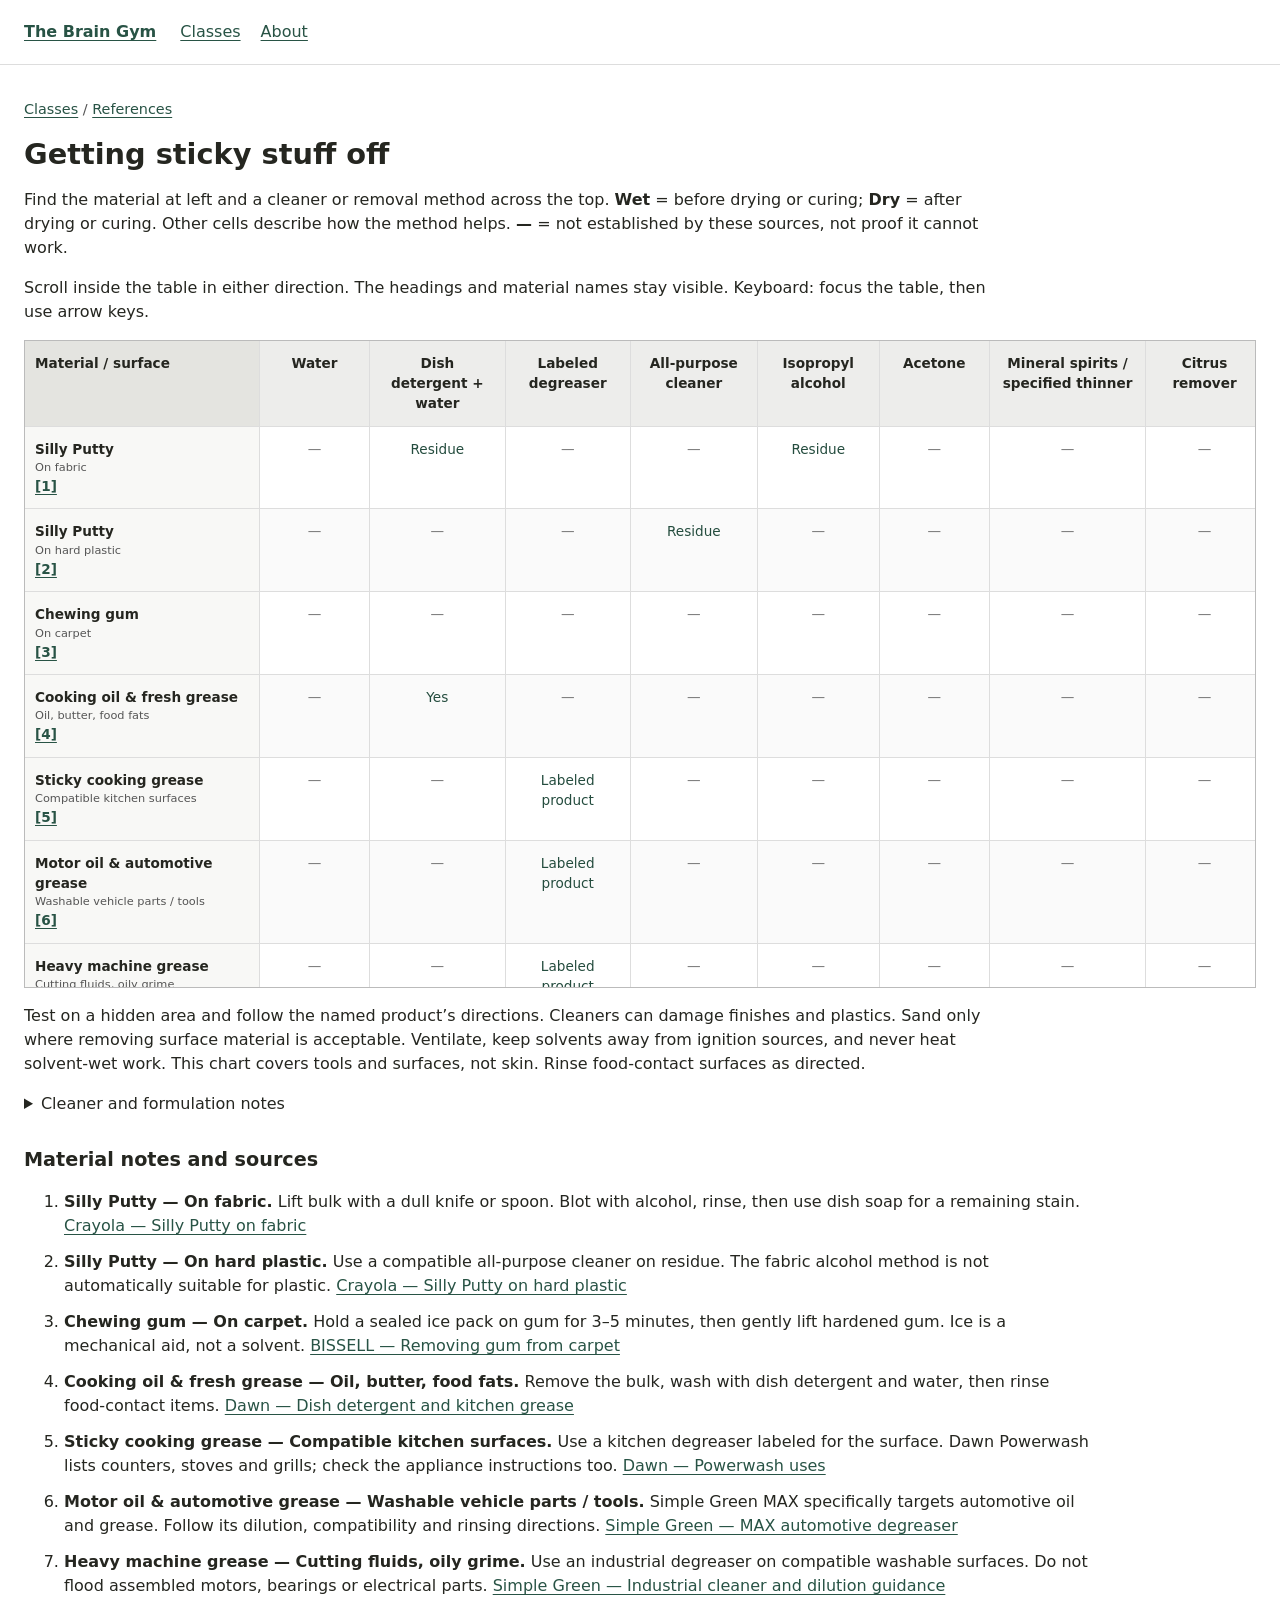
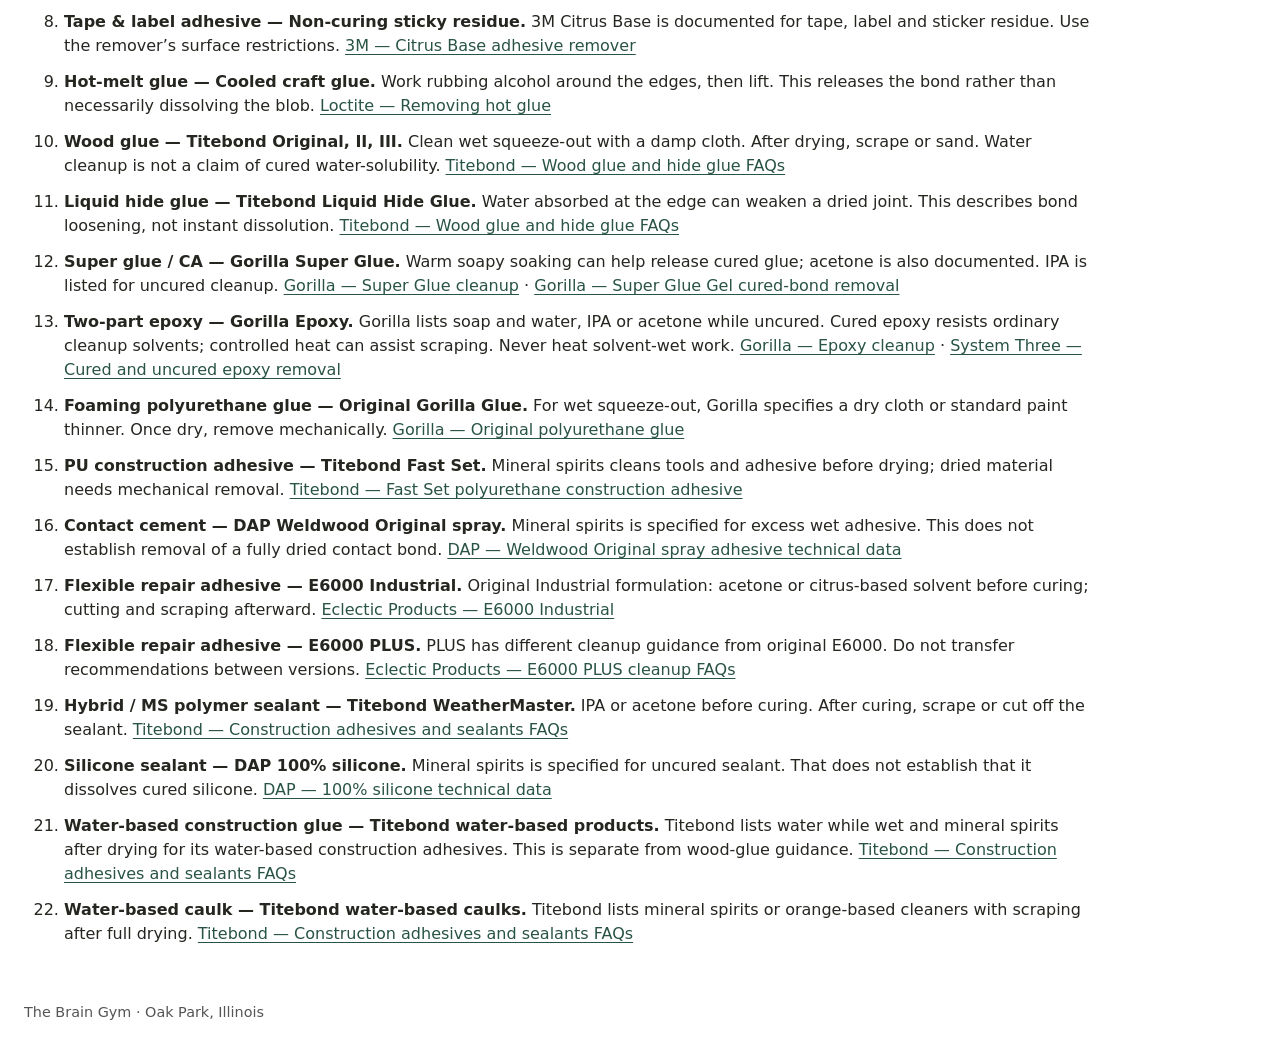
<file: visual-dictionary/sticky-materials.html>
<!doctype html><html lang="en"><head><meta charset="utf-8"><meta name="viewport" content="width=device-width,initial-scale=1"><title>Getting sticky stuff off | The Brain Gym</title><style>*{box-sizing:border-box}body{margin:0;color:#252620;background:#fff;font:16px/1.5 system-ui,sans-serif}header,main,footer{max-width:1440px;margin:auto;padding:20px 24px}header{border-bottom:1px solid #ddd;display:flex;gap:24px;align-items:center}a{color:#285345;text-underline-offset:3px}header>a{font-weight:700}nav{display:flex;gap:20px}h1{font-size:1.8rem;line-height:1.2;margin:16px 0}h2{font-size:1.2rem;margin-top:30px}p{max-width:95ch}.crumb,footer{font-size:.9rem;color:#555}.table-wrap{overflow:auto;max-height:72vh;border:1px solid #bbb;isolation:isolate;overscroll-behavior:contain}table{border-collapse:separate;border-spacing:0;font-size:.85rem;min-width:1840px;width:100%}th,td{border-right:1px solid #ddd;border-bottom:1px solid #ddd;padding:12px 10px;text-align:center;vertical-align:top}thead th{position:sticky;top:0;z-index:3;background:#ededeb;min-width:110px}tbody th{position:sticky;left:0;z-index:2;background:#f8f8f6;text-align:left;min-width:235px;max-width:235px}thead th:first-child{left:0;z-index:4;min-width:235px;background:#e4e4e0;text-align:left}tbody tr:nth-child(even) td{background:#fafafa}small{display:block;font-weight:400;color:#555}td{color:#244c3e}td.empty{color:#777}li{margin-bottom:12px;scroll-margin-top:20px}.notes{max-width:105ch}.table-wrap:focus{outline:3px solid #285345;outline-offset:3px}@media(max-width:600px){header,main,footer{padding:16px}h1{font-size:1.5rem}tbody th,thead th:first-child{min-width:170px;max-width:170px}th,td{padding:10px 8px}.table-wrap{max-height:70vh}}@media print{@page{size:landscape;margin:10mm}header,footer,.scroll-tip{display:none}main{padding:0}table{min-width:0;font-size:7pt}th,td{padding:4px;min-width:0!important;max-width:none!important}.table-wrap{overflow:visible;max-height:none;border:0}thead th,tbody th{position:static}thead{display:table-header-group}tr{break-inside:avoid}.notes{font-size:9pt}}</style></head><body><header><a href="../index.html">The Brain Gym</a><nav aria-label="Main navigation"><a href="../classes.html">Classes</a><a href="../about.html">About</a></nav></header><main><p class="crumb"><a href="../classes.html">Classes</a> / <a href="index.html">References</a></p><h1>Getting sticky stuff off</h1><p>Find the material at left and a cleaner or removal method across the top. <strong>Wet</strong> = before drying or curing; <strong>Dry</strong> = after drying or curing. Other cells describe how the method helps. <strong>—</strong> = not established by these sources, not proof it cannot work.</p><p class="scroll-tip" id="table-help">Scroll inside the table in either direction. The headings and material names stay visible. Keyboard: focus the table, then use arrow keys.</p><div class="table-wrap" tabindex="0" role="region" aria-label="Sticky material cleanup chart" aria-describedby="table-help"><table><thead><tr><th scope="col">Material / surface</th><th scope="col">Water</th><th scope="col">Dish detergent + water</th><th scope="col">Labeled degreaser</th><th scope="col">All-purpose cleaner</th><th scope="col">Isopropyl alcohol</th><th scope="col">Acetone</th><th scope="col">Mineral spirits / specified thinner</th><th scope="col">Citrus remover</th><th scope="col">Wipe / rub / blot</th><th scope="col">Scrape / cut / peel</th><th scope="col">Sand</th><th scope="col">Chill / ice</th><th scope="col">Controlled heat</th></tr></thead><tbody><tr><th scope="row">Silly Putty<small>On fabric</small> <a href="#note-1" aria-label="Notes and sources for Silly Putty">[1]</a></th><td class="empty">—</td><td>Residue</td><td class="empty">—</td><td class="empty">—</td><td>Residue</td><td class="empty">—</td><td class="empty">—</td><td class="empty">—</td><td>Scrape + blot</td><td>Scrape + blot</td><td class="empty">—</td><td class="empty">—</td><td class="empty">—</td></tr><tr><th scope="row">Silly Putty<small>On hard plastic</small> <a href="#note-2" aria-label="Notes and sources for Silly Putty">[2]</a></th><td class="empty">—</td><td class="empty">—</td><td class="empty">—</td><td>Residue</td><td class="empty">—</td><td class="empty">—</td><td class="empty">—</td><td class="empty">—</td><td>Scrape + wipe</td><td>Scrape + wipe</td><td class="empty">—</td><td class="empty">—</td><td class="empty">—</td></tr><tr><th scope="row">Chewing gum<small>On carpet</small> <a href="#note-3" aria-label="Notes and sources for Chewing gum">[3]</a></th><td class="empty">—</td><td class="empty">—</td><td class="empty">—</td><td class="empty">—</td><td class="empty">—</td><td class="empty">—</td><td class="empty">—</td><td class="empty">—</td><td class="empty">—</td><td>Lift after chilling</td><td class="empty">—</td><td>Harden, then lift</td><td class="empty">—</td></tr><tr><th scope="row">Cooking oil &amp; fresh grease<small>Oil, butter, food fats</small> <a href="#note-4" aria-label="Notes and sources for Cooking oil &amp; fresh grease">[4]</a></th><td class="empty">—</td><td>Yes</td><td class="empty">—</td><td class="empty">—</td><td class="empty">—</td><td class="empty">—</td><td class="empty">—</td><td class="empty">—</td><td>Wipe + wash</td><td class="empty">—</td><td class="empty">—</td><td class="empty">—</td><td class="empty">—</td></tr><tr><th scope="row">Sticky cooking grease<small>Compatible kitchen surfaces</small> <a href="#note-5" aria-label="Notes and sources for Sticky cooking grease">[5]</a></th><td class="empty">—</td><td class="empty">—</td><td>Labeled product</td><td class="empty">—</td><td class="empty">—</td><td class="empty">—</td><td class="empty">—</td><td class="empty">—</td><td>Wipe + scrub gently</td><td class="empty">—</td><td class="empty">—</td><td class="empty">—</td><td class="empty">—</td></tr><tr><th scope="row">Motor oil &amp; automotive grease<small>Washable vehicle parts / tools</small> <a href="#note-6" aria-label="Notes and sources for Motor oil &amp; automotive grease">[6]</a></th><td class="empty">—</td><td class="empty">—</td><td>Labeled product</td><td class="empty">—</td><td class="empty">—</td><td class="empty">—</td><td class="empty">—</td><td class="empty">—</td><td>Wipe + brush</td><td class="empty">—</td><td class="empty">—</td><td class="empty">—</td><td class="empty">—</td></tr><tr><th scope="row">Heavy machine grease<small>Cutting fluids, oily grime</small> <a href="#note-7" aria-label="Notes and sources for Heavy machine grease">[7]</a></th><td class="empty">—</td><td class="empty">—</td><td>Labeled product</td><td class="empty">—</td><td class="empty">—</td><td class="empty">—</td><td class="empty">—</td><td class="empty">—</td><td>Wipe + brush</td><td class="empty">—</td><td class="empty">—</td><td class="empty">—</td><td class="empty">—</td></tr><tr><th scope="row">Tape &amp; label adhesive<small>Non-curing sticky residue</small> <a href="#note-8" aria-label="Notes and sources for Tape &amp; label adhesive">[8]</a></th><td class="empty">—</td><td class="empty">—</td><td class="empty">—</td><td class="empty">—</td><td class="empty">—</td><td class="empty">—</td><td class="empty">—</td><td>Residue</td><td>Peel + wipe</td><td>Peel + wipe</td><td class="empty">—</td><td class="empty">—</td><td class="empty">—</td></tr><tr><th scope="row">Hot-melt glue<small>Cooled craft glue</small> <a href="#note-9" aria-label="Notes and sources for Hot-melt glue">[9]</a></th><td class="empty">—</td><td class="empty">—</td><td class="empty">—</td><td class="empty">—</td><td>Release</td><td class="empty">—</td><td class="empty">—</td><td class="empty">—</td><td class="empty">—</td><td>Lift + peel</td><td class="empty">—</td><td class="empty">—</td><td class="empty">—</td></tr><tr><th scope="row">Wood glue<small>Titebond Original, II, III</small> <a href="#note-10" aria-label="Notes and sources for Wood glue">[10]</a></th><td>Wet</td><td class="empty">—</td><td class="empty">—</td><td class="empty">—</td><td class="empty">—</td><td class="empty">—</td><td class="empty">—</td><td class="empty">—</td><td class="empty">—</td><td>Dry: scrape</td><td>Dry / cured</td><td class="empty">—</td><td class="empty">—</td></tr><tr><th scope="row">Liquid hide glue<small>Titebond Liquid Hide Glue</small> <a href="#note-11" aria-label="Notes and sources for Liquid hide glue">[11]</a></th><td>Loosen dry</td><td class="empty">—</td><td class="empty">—</td><td class="empty">—</td><td class="empty">—</td><td class="empty">—</td><td class="empty">—</td><td class="empty">—</td><td class="empty">—</td><td>Work joint gently</td><td class="empty">—</td><td class="empty">—</td><td class="empty">—</td></tr><tr><th scope="row">Super glue / CA<small>Gorilla Super Glue</small> <a href="#note-12" aria-label="Notes and sources for Super glue / CA">[12]</a></th><td class="empty">—</td><td>Loosen dry</td><td class="empty">—</td><td class="empty">—</td><td>Wet</td><td>Wet + dry</td><td class="empty">—</td><td class="empty">—</td><td class="empty">—</td><td>Lift softened bond</td><td class="empty">—</td><td class="empty">—</td><td class="empty">—</td></tr><tr><th scope="row">Two-part epoxy<small>Gorilla Epoxy</small> <a href="#note-13" aria-label="Notes and sources for Two-part epoxy">[13]</a></th><td class="empty">—</td><td>Wet²</td><td class="empty">—</td><td class="empty">—</td><td>Wet</td><td>Wet</td><td class="empty">—</td><td class="empty">—</td><td class="empty">—</td><td>Cured: scrape</td><td>Dry / cured</td><td class="empty">—</td><td>Cured: assist scraping</td></tr><tr><th scope="row">Foaming polyurethane glue<small>Original Gorilla Glue</small> <a href="#note-14" aria-label="Notes and sources for Foaming polyurethane glue">[14]</a></th><td class="empty">—</td><td class="empty">—</td><td class="empty">—</td><td class="empty">—</td><td class="empty">—</td><td class="empty">—</td><td>Wet³</td><td class="empty">—</td><td class="empty">—</td><td>Cured: scrape</td><td>Dry / cured</td><td class="empty">—</td><td class="empty">—</td></tr><tr><th scope="row">PU construction adhesive<small>Titebond Fast Set</small> <a href="#note-15" aria-label="Notes and sources for PU construction adhesive">[15]</a></th><td class="empty">—</td><td class="empty">—</td><td class="empty">—</td><td class="empty">—</td><td class="empty">—</td><td class="empty">—</td><td>Wet</td><td class="empty">—</td><td class="empty">—</td><td>Dry: scrape</td><td class="empty">—</td><td class="empty">—</td><td class="empty">—</td></tr><tr><th scope="row">Contact cement<small>DAP Weldwood Original spray</small> <a href="#note-16" aria-label="Notes and sources for Contact cement">[16]</a></th><td class="empty">—</td><td class="empty">—</td><td class="empty">—</td><td class="empty">—</td><td class="empty">—</td><td class="empty">—</td><td>Wet</td><td class="empty">—</td><td>Wet: wipe</td><td class="empty">—</td><td class="empty">—</td><td class="empty">—</td><td class="empty">—</td></tr><tr><th scope="row">Flexible repair adhesive<small>E6000 Industrial</small> <a href="#note-17" aria-label="Notes and sources for Flexible repair adhesive">[17]</a></th><td class="empty">—</td><td class="empty">—</td><td class="empty">—</td><td class="empty">—</td><td class="empty">—</td><td>Wet</td><td class="empty">—</td><td>Wet</td><td class="empty">—</td><td>Cured: cut / scrape</td><td class="empty">—</td><td class="empty">—</td><td class="empty">—</td></tr><tr><th scope="row">Flexible repair adhesive<small>E6000 PLUS</small> <a href="#note-18" aria-label="Notes and sources for Flexible repair adhesive">[18]</a></th><td class="empty">—</td><td class="empty">—</td><td class="empty">—</td><td class="empty">—</td><td>Wet</td><td>Wet</td><td>Wet</td><td class="empty">—</td><td class="empty">—</td><td class="empty">—</td><td class="empty">—</td><td class="empty">—</td><td class="empty">—</td></tr><tr><th scope="row">Hybrid / MS polymer sealant<small>Titebond WeatherMaster</small> <a href="#note-19" aria-label="Notes and sources for Hybrid / MS polymer sealant">[19]</a></th><td class="empty">—</td><td class="empty">—</td><td class="empty">—</td><td class="empty">—</td><td>Wet</td><td>Wet</td><td class="empty">—</td><td class="empty">—</td><td class="empty">—</td><td>Cured: cut / scrape</td><td class="empty">—</td><td class="empty">—</td><td class="empty">—</td></tr><tr><th scope="row">Silicone sealant<small>DAP 100% silicone</small> <a href="#note-20" aria-label="Notes and sources for Silicone sealant">[20]</a></th><td class="empty">—</td><td class="empty">—</td><td class="empty">—</td><td class="empty">—</td><td class="empty">—</td><td class="empty">—</td><td>Wet</td><td class="empty">—</td><td>Wet: wipe bulk</td><td class="empty">—</td><td class="empty">—</td><td class="empty">—</td><td class="empty">—</td></tr><tr><th scope="row">Water-based construction glue<small>Titebond water-based products</small> <a href="#note-21" aria-label="Notes and sources for Water-based construction glue">[21]</a></th><td>Wet</td><td class="empty">—</td><td class="empty">—</td><td class="empty">—</td><td class="empty">—</td><td class="empty">—</td><td>Dry</td><td class="empty">—</td><td>Wipe / work residue</td><td class="empty">—</td><td class="empty">—</td><td class="empty">—</td><td class="empty">—</td></tr><tr><th scope="row">Water-based caulk<small>Titebond water-based caulks</small> <a href="#note-22" aria-label="Notes and sources for Water-based caulk">[22]</a></th><td>Wet</td><td class="empty">—</td><td class="empty">—</td><td class="empty">—</td><td class="empty">—</td><td class="empty">—</td><td>Dry</td><td>Dry</td><td class="empty">—</td><td>Dry: scrape</td><td class="empty">—</td><td class="empty">—</td><td class="empty">—</td></tr></tbody></table></div><p>Test on a hidden area and follow the named product’s directions. Cleaners can damage finishes and plastics. Sand only where removing surface material is acceptable. Ventilate, keep solvents away from ignition sources, and never heat solvent-wet work. This chart covers tools and surfaces, not skin. Rinse food-contact surfaces as directed.</p><details><summary>Cleaner and formulation notes</summary><p>Degreasers and all-purpose cleaners are product-specific formulations. ² Soap and water is documented for uncured Gorilla Epoxy, not all epoxies. ³ Original Gorilla Glue specifies standard paint thinner; blends vary. Do not substitute an arbitrary thinner. Wet + dry indicates both states are documented; loosening is not necessarily dissolution.</p></details><section class="notes"><h2>Material notes and sources</h2><ol><li id="note-1"><strong>Silly Putty — On fabric.</strong> Lift bulk with a dull knife or spoon. Blot with alcohol, rinse, then use dish soap for a remaining stain. <a href="https://www.crayola.com/stain-tips/silly-putty-on-fabric-(fresh-heat-set)-stain-tip">Crayola — Silly Putty on fabric</a></li><li id="note-2"><strong>Silly Putty — On hard plastic.</strong> Use a compatible all-purpose cleaner on residue. The fabric alcohol method is not automatically suitable for plastic. <a href="https://www.crayola.com/stain-tips/silly-putty-on-hard-plastic-stain-tip">Crayola — Silly Putty on hard plastic</a></li><li id="note-3"><strong>Chewing gum — On carpet.</strong> Hold a sealed ice pack on gum for 3–5 minutes, then gently lift hardened gum. Ice is a mechanical aid, not a solvent. <a href="https://www.bissell.com/en-us/blog/how-to-get-gum-out-of-carpet/">BISSELL — Removing gum from carpet</a></li><li id="note-4"><strong>Cooking oil &amp; fresh grease — Oil, butter, food fats.</strong> Remove the bulk, wash with dish detergent and water, then rinse food-contact items. <a href="https://dawn-dish.com/en-us/">Dawn — Dish detergent and kitchen grease</a></li><li id="note-5"><strong>Sticky cooking grease — Compatible kitchen surfaces.</strong> Use a kitchen degreaser labeled for the surface. Dawn Powerwash lists counters, stoves and grills; check the appliance instructions too. <a href="https://dawn-dish.com/en-us/products/dawn-powerwash-dish-spray/">Dawn — Powerwash uses</a></li><li id="note-6"><strong>Motor oil &amp; automotive grease — Washable vehicle parts / tools.</strong> Simple Green MAX specifically targets automotive oil and grease. Follow its dilution, compatibility and rinsing directions. <a href="https://simplegreen.com/products/max-automotive/">Simple Green — MAX automotive degreaser</a></li><li id="note-7"><strong>Heavy machine grease — Cutting fluids, oily grime.</strong> Use an industrial degreaser on compatible washable surfaces. Do not flood assembled motors, bearings or electrical parts. <a href="https://simplegreen.com/industrial/products/industrial-cleaner-degreaser/">Simple Green — Industrial cleaner and dilution guidance</a></li><li id="note-8"><strong>Tape &amp; label adhesive — Non-curing sticky residue.</strong> 3M Citrus Base is documented for tape, label and sticker residue. Use the remover’s surface restrictions. <a href="https://www.3m.com/3M/en_US/p/d/b5005047175/">3M — Citrus Base adhesive remover</a></li><li id="note-9"><strong>Hot-melt glue — Cooled craft glue.</strong> Work rubbing alcohol around the edges, then lift. This releases the bond rather than necessarily dissolving the blob. <a href="https://www.loctiteproducts.com/ideas/fix-stuff/how-to-remove-hot-glue-the-coolest-solution-for-getting-unstuck.html">Loctite — Removing hot glue</a></li><li id="note-10"><strong>Wood glue — Titebond Original, II, III.</strong> Clean wet squeeze-out with a damp cloth. After drying, scrape or sand. Water cleanup is not a claim of cured water-solubility. <a href="https://www.titebond.com/resources/use/glues/faqs">Titebond — Wood glue and hide glue FAQs</a></li><li id="note-11"><strong>Liquid hide glue — Titebond Liquid Hide Glue.</strong> Water absorbed at the edge can weaken a dried joint. This describes bond loosening, not instant dissolution. <a href="https://www.titebond.com/resources/use/glues/faqs">Titebond — Wood glue and hide glue FAQs</a></li><li id="note-12"><strong>Super glue / CA — Gorilla Super Glue.</strong> Warm soapy soaking can help release cured glue; acetone is also documented. IPA is listed for uncured cleanup. <a href="https://gorillatough.com/product/gorilla-super-glue">Gorilla — Super Glue cleanup</a> · <a href="https://gorillatough.com/product/gorilla-super-glue-gel">Gorilla — Super Glue Gel cured-bond removal</a></li><li id="note-13"><strong>Two-part epoxy — Gorilla Epoxy.</strong> Gorilla lists soap and water, IPA or acetone while uncured. Cured epoxy resists ordinary cleanup solvents; controlled heat can assist scraping. Never heat solvent-wet work. <a href="https://gorillatough.com/product/gorilla-epoxy">Gorilla — Epoxy cleanup</a> · <a href="https://www.systemthree.com/blogs/epoxy-files/83506948-section-x-troubleshooting-and-commonly-asked-questions">System Three — Cured and uncured epoxy removal</a></li><li id="note-14"><strong>Foaming polyurethane glue — Original Gorilla Glue.</strong> For wet squeeze-out, Gorilla specifies a dry cloth or standard paint thinner. Once dry, remove mechanically. <a href="https://gorillatough.com/product/original-gorilla-glue">Gorilla — Original polyurethane glue</a></li><li id="note-15"><strong>PU construction adhesive — Titebond Fast Set.</strong> Mineral spirits cleans tools and adhesive before drying; dried material needs mechanical removal. <a href="https://www.titebond.com/product/adhesives/358ff037-60c2-4392-80cb-1b47b0b0e677">Titebond — Fast Set polyurethane construction adhesive</a></li><li id="note-16"><strong>Contact cement — DAP Weldwood Original spray.</strong> Mineral spirits is specified for excess wet adhesive. This does not establish removal of a fully dried contact bond. <a href="https://www.dap.com/media/14797/weldwood-original-spray-adhesive-tds-3-25-2024_7079800120.pdf">DAP — Weldwood Original spray adhesive technical data</a></li><li id="note-17"><strong>Flexible repair adhesive — E6000 Industrial.</strong> Original Industrial formulation: acetone or citrus-based solvent before curing; cutting and scraping afterward. <a href="https://eclecticproducts.com/product/e6000-industrial-adhesive/">Eclectic Products — E6000 Industrial</a></li><li id="note-18"><strong>Flexible repair adhesive — E6000 PLUS.</strong> PLUS has different cleanup guidance from original E6000. Do not transfer recommendations between versions. <a href="https://eclecticproducts.freshdesk.com/support/solutions/folders/44001208041">Eclectic Products — E6000 PLUS cleanup FAQs</a></li><li id="note-19"><strong>Hybrid / MS polymer sealant — Titebond WeatherMaster.</strong> IPA or acetone before curing. After curing, scrape or cut off the sealant. <a href="https://www.titebond.com/resources/use/all/faqs">Titebond — Construction adhesives and sealants FAQs</a></li><li id="note-20"><strong>Silicone sealant — DAP 100% silicone.</strong> Mineral spirits is specified for uncured sealant. That does not establish that it dissolves cured silicone. <a href="https://www.dap.com/media/21297/dap-100-silicone-w-d-sealant_tds_2-4-26.pdf">DAP — 100% silicone technical data</a></li><li id="note-21"><strong>Water-based construction glue — Titebond water-based products.</strong> Titebond lists water while wet and mineral spirits after drying for its water-based construction adhesives. This is separate from wood-glue guidance. <a href="https://www.titebond.com/resources/use/all/faqs">Titebond — Construction adhesives and sealants FAQs</a></li><li id="note-22"><strong>Water-based caulk — Titebond water-based caulks.</strong> Titebond lists mineral spirits or orange-based cleaners with scraping after full drying. <a href="https://www.titebond.com/resources/use/all/faqs">Titebond — Construction adhesives and sealants FAQs</a></li></ol></section></main><footer>The Brain Gym · Oak Park, Illinois</footer></body></html>
</file>
<file: styles.css>
@import url('https://fonts.googleapis.com/css2?family=DM+Sans:wght@400;500;600;700&family=Source+Serif+4:ital,wght@0,400;0,600;0,700;1,600&display=swap');
:root{--ink:#20201e;--muted:#585750;--line:#dedbd4;--paper:#fffefa;--shade:#f4f2ed;--yellow:#efbf2c}*{box-sizing:border-box}html{scroll-behavior:smooth}body{margin:0;background:var(--paper);color:var(--ink);font:17px/1.65 "DM Sans",sans-serif}h1,h2,h3,h4,.brand{font-family:"Source Serif 4",Georgia,serif;line-height:1.12}h1{font-size:clamp(3.1rem,7vw,6.7rem);margin:0 0 1.4rem}h2{font-size:clamp(2.3rem,4.6vw,4.3rem);margin:0 0 1.5rem}h3{font-size:1.65rem;margin:.3rem 0 .7rem}p{margin:.7rem 0 1.1rem}a{color:inherit;text-underline-offset:.22em}a:hover{color:#806111}.shell{max-width:1120px;margin:auto;padding:0 28px}.site-header{position:sticky;top:0;z-index:10;background:rgba(255,254,250,.96);border-bottom:1px solid var(--line)}.nav-wrap{display:flex;align-items:center;justify-content:space-between;gap:18px;min-height:72px}.brand{font-size:1.5rem;font-weight:700;text-decoration:none;white-space:nowrap}nav{display:flex;flex-wrap:wrap;gap:clamp(10px,1.8vw,25px);font-size:.9rem}nav a{text-decoration:none}nav a[aria-current]{font-weight:700}.eyebrow{text-transform:uppercase;letter-spacing:.14em;font-size:.77rem;font-weight:700;color:#726a56}.hero{padding:70px 0 88px}.hero-panel{min-height:550px;background:#38352e;display:flex;align-items:end;position:relative;overflow:hidden}.hero-panel:before{content:"";position:absolute;inset:0;background:linear-gradient(0deg,rgba(0,0,0,.72),rgba(0,0,0,.07)),url("assets/workshop-joiners-bench.webp") center/cover no-repeat}.hero-copy{position:relative;padding:clamp(28px,5vw,65px);color:white;max-width:950px}.hero-copy h1{max-width:820px}.hero-copy p{font-size:1.2rem}.intro{max-width:850px;padding-top:35px}.section{padding:100px 0;border-top:1px solid var(--line);scroll-margin-top:80px}.section.alt{background:var(--shade)}.lede{font-family:"Source Serif 4",Georgia,serif;font-size:1.35rem;line-height:1.55}.split{display:grid;grid-template-columns:1fr 1fr;gap:70px}.grid3{display:grid;grid-template-columns:repeat(3,1fr);gap:26px}.grid4{display:grid;grid-template-columns:repeat(4,1fr);gap:18px}.tile{border-top:1px solid #99958a;padding-top:22px}.tile h3{font-style:italic}.site-photo{display:block;width:100%;aspect-ratio:4/3;object-fit:cover;margin-bottom:18px}.work-card .site-photo{aspect-ratio:5/3}.about-photo{width:100%;height:auto;display:block;margin:40px 0}.photo-placeholder{aspect-ratio:4/3;background:#e8e6e1;border:1px dashed #c5c2bb;display:grid;place-items:center;color:#8a8780;font-size:.8rem;text-align:center;padding:15px;margin-bottom:18px}.button{display:inline-block;background:var(--ink);color:white;padding:12px 22px;text-decoration:none;font-weight:700;font-size:.93rem}.button:hover{background:#5b5140;color:white}.button.outline{background:transparent;color:var(--ink);border:1px solid var(--ink)}.buttons{display:flex;flex-wrap:wrap;gap:12px;margin-top:25px}.tool-group{border-bottom:1px solid #b9b6af;padding:0}.tool-group summary{cursor:pointer;font-family:"Source Serif 4",Georgia,serif;font-weight:700;font-style:italic;font-size:1.55rem;padding:24px 0}.tool-group ul{margin:0 0 28px;padding-left:25px}.tool-group li{margin:7px 0}.tool-group summary::marker{color:#777}.feature{padding:35px 0}.feature strong{font-family:"Source Serif 4",Georgia,serif;font-size:1.3rem}.price{font-size:1.25rem;font-weight:700}.small{font-size:.88rem;color:var(--muted)}.callout{background:#272723;color:#fff;padding:55px; margin-top:55px}.callout h2{font-size:clamp(2.2rem,4vw,3.8rem)}footer{background:#e8e8e6;padding:35px 0}.footer-inner{display:flex;justify-content:space-between;gap:20px;flex-wrap:wrap;font-size:.9rem}.work-card{padding:0 0 20px}.work-card .photo-placeholder{aspect-ratio:5/3}.muted{color:var(--muted)}@media(max-width:800px){.split,.grid3,.grid4{grid-template-columns:1fr 1fr}.nav-wrap{align-items:flex-start;flex-direction:column;padding-top:14px;padding-bottom:14px}.hero{padding-top:30px}.hero-panel{min-height:480px}.section{padding:70px 0}}@media(max-width:550px){.split,.grid3,.grid4{grid-template-columns:1fr}nav{gap:12px}.hero-panel{min-height:420px}.hero-copy h1{font-size:3rem}.callout{padding:30px}.shell{padding:0 20px}}
 .story{margin-top:55px}.story-item{display:grid;grid-template-columns:1fr 1.15fr;align-items:center;gap:65px;padding:55px 0;border-top:1px solid var(--line)}.story-item:nth-child(even)>div{order:2}.story-item figure,.story-gallery figure{margin:0}.story-item img,.story-gallery img{display:block;width:100%;height:auto;aspect-ratio:4/3;object-fit:cover}.story-item figcaption,.story-gallery figcaption{font-size:.85rem;color:var(--muted);padding-top:9px}.story-gallery{padding:45px 0 0;border-top:1px solid var(--line)}.story-gallery .grid3{margin-top:25px}@media(max-width:750px){.story-item{grid-template-columns:1fr;gap:20px;padding:38px 0}.story-item:nth-child(even)>div{order:0}} 
.page-title{font-size:clamp(2.8rem,6vw,5rem)}.preview-card{border-top:1px solid var(--line);padding:22px 0}.preview-card .price{margin:.5rem 0}.site-header nav a:hover{text-decoration:underline}@media(max-width:800px){.site-header nav{width:100%;overflow-x:auto;flex-wrap:nowrap;padding-bottom:8px}.site-header nav a{white-space:nowrap}}
</file>
<file: 3d-printing.css>
.skip-link{position:absolute;left:20px;top:-80px;z-index:20;background:var(--ink);color:white;padding:12px}.skip-link:focus{top:10px}.print-hero{padding:78px 0 84px}.hero-grid{display:grid;grid-template-columns:minmax(0,1fr) 320px;gap:100px;align-items:center}.print-hero .lede{max-width:610px;margin-bottom:26px}.print-hero h1{margin-bottom:24px}.text-link{font-weight:700}.text-link span{padding-left:14px}.rate-card{border-top:4px solid var(--yellow);background:var(--shade);padding:28px 30px}.rate-card .rate{font-family:"Source Serif 4",Georgia,serif;font-size:4.7rem;line-height:1.1;letter-spacing:-.05em;margin:15px 0 0}.rate-unit{margin:0;font-size:1.2rem}.hour-rate{margin:12px 0 22px}.rate-rule{border-top:1px solid #ccc8bf;margin:22px 0}.rate-card>p:not(.eyebrow):not(.rate):not(.rate-unit):not(.hour-rate):not(.small){display:flex;justify-content:space-between}.rate-card .small{line-height:1.55;margin:24px 0 0}.print-section{padding:70px 0 80px}.print-section h2{font-size:clamp(2.5rem,4.6vw,4rem);margin-bottom:12px}.request-intro{margin:0 0 40px}.request-grid{display:grid;grid-template-columns:minmax(0,.88fr) minmax(0,1.12fr);gap:64px;align-items:start}.estimate-panel{background:var(--paper);border:1px solid var(--line);padding:30px}.step-label{font-size:.76rem;text-transform:uppercase;letter-spacing:.13em;color:var(--muted);margin:0 0 16px}.print-form h3{font-size:2rem;margin:0 0 18px}.print-form label{display:block;font-size:.9rem;font-weight:700;margin:18px 0 6px}.print-form label span{font-weight:400;font-size:.76rem;color:var(--muted)}.print-form input:not([type=checkbox]),.print-form textarea{display:block;width:100%;min-width:0;font:inherit;line-height:1.4;padding:11px 12px;border:1px solid #a39f93;background:var(--paper);color:var(--ink);border-radius:0}.print-form textarea{resize:vertical}.print-form input:disabled{background:#efede7;color:#777}.print-form .check-label{display:flex;gap:9px;align-items:center;font-weight:400;font-size:.88rem;margin:24px 0}.check-label input{width:17px;height:17px;accent-color:var(--ink);flex:none}.print-form fieldset{border:0;padding:0;margin:0;min-width:0}.print-form legend{font-size:.9rem;font-weight:700;margin-bottom:12px;padding:0}.time-inputs{display:flex;gap:12px;align-items:end}.time-inputs>div{flex:1}.time-inputs label{margin:0 0 6px;color:var(--muted);font-weight:400;font-size:.8rem}.time-inputs input{font-size:1.35rem!important}.time-colon{padding-bottom:12px}.presets{display:flex;flex-wrap:wrap;gap:7px;margin-top:12px}.presets button{cursor:pointer;font:inherit;font-size:.78rem;border:1px solid var(--line);padding:7px 10px;background:transparent;color:var(--ink)}.presets button[aria-pressed=true]{background:var(--ink);color:white;border-color:var(--ink)}.presets button:hover{border-color:var(--ink)}.presets button:disabled{opacity:.4;cursor:default}.quantity-row{display:flex;align-items:center;justify-content:space-between;gap:18px;margin:26px 0}.quantity-row label{margin:0}.quantity-row input{max-width:82px}.estimate-result{border-top:1px solid var(--line);padding-top:20px;margin-top:8px}.estimate-result>p:first-child{margin:0;font-size:.85rem}.estimate-result output{font-family:"Source Serif 4",Georgia,serif;font-size:3.6rem;font-weight:600;line-height:1.2;display:block;margin:8px 0;overflow-wrap:anywhere}.estimate-result #estimate-math{font-size:.8rem;color:var(--muted);margin:8px 0 22px}.estimate-panel>.small:last-child{margin-bottom:0}.details-panel{padding-top:1px}.name-email{display:grid;grid-template-columns:1fr 1fr;gap:18px}.field-help{font-size:.8rem;color:var(--muted);line-height:1.5;margin:8px 0 24px}.submit-button{width:100%;border:0;cursor:pointer;font-family:inherit;display:flex;justify-content:space-between;margin-top:22px;padding:16px 20px}.submit-button:disabled{opacity:.65;cursor:wait}.bot-field{position:absolute;left:-10000px;width:1px;height:1px;overflow:hidden}.form-error{background:#fff0e9;color:#9b2e15;border-left:3px solid #9b2e15;padding:14px;font-size:.9rem}.print-form :focus-visible,.success-panel :focus-visible{outline:3px solid #806111;outline-offset:3px}[hidden]{display:none!important}.success-panel{max-width:760px;background:var(--paper);border-top:4px solid var(--yellow);padding:35px;outline-offset:5px}.success-panel h3{font-size:2.5rem}.success-panel strong{overflow-wrap:anywhere}.receipt-total{font-size:1.3rem;font-weight:700}.next-section{padding:65px 0}.questions{margin-top:38px}.next-section .tile h3{font-size:1.8rem}@media(max-width:950px){.hero-grid{gap:45px;grid-template-columns:minmax(0,1fr) 290px}.request-grid{gap:30px}.estimate-panel{padding:24px}.name-email{grid-template-columns:1fr;gap:0}}@media(max-width:700px){.hero-grid,.request-grid{grid-template-columns:1fr;gap:32px}.print-hero{padding:42px 0 48px}.rate-card{padding:24px}.rate-card .rate{font-size:3.8rem}.print-section{padding:45px 0}.print-form h3{font-size:1.8rem}.estimate-panel{padding:24px}.rate-card .small{margin-top:16px}.next-section .grid3{grid-template-columns:1fr}.request-intro{margin-bottom:30px}.success-panel{padding:24px}.print-form input,.print-form textarea{font-size:16px!important}.section{scroll-margin-top:140px}#print-request{scroll-margin-top:140px}}@media(prefers-reduced-motion:reduce){html{scroll-behavior:auto}}
</file>
